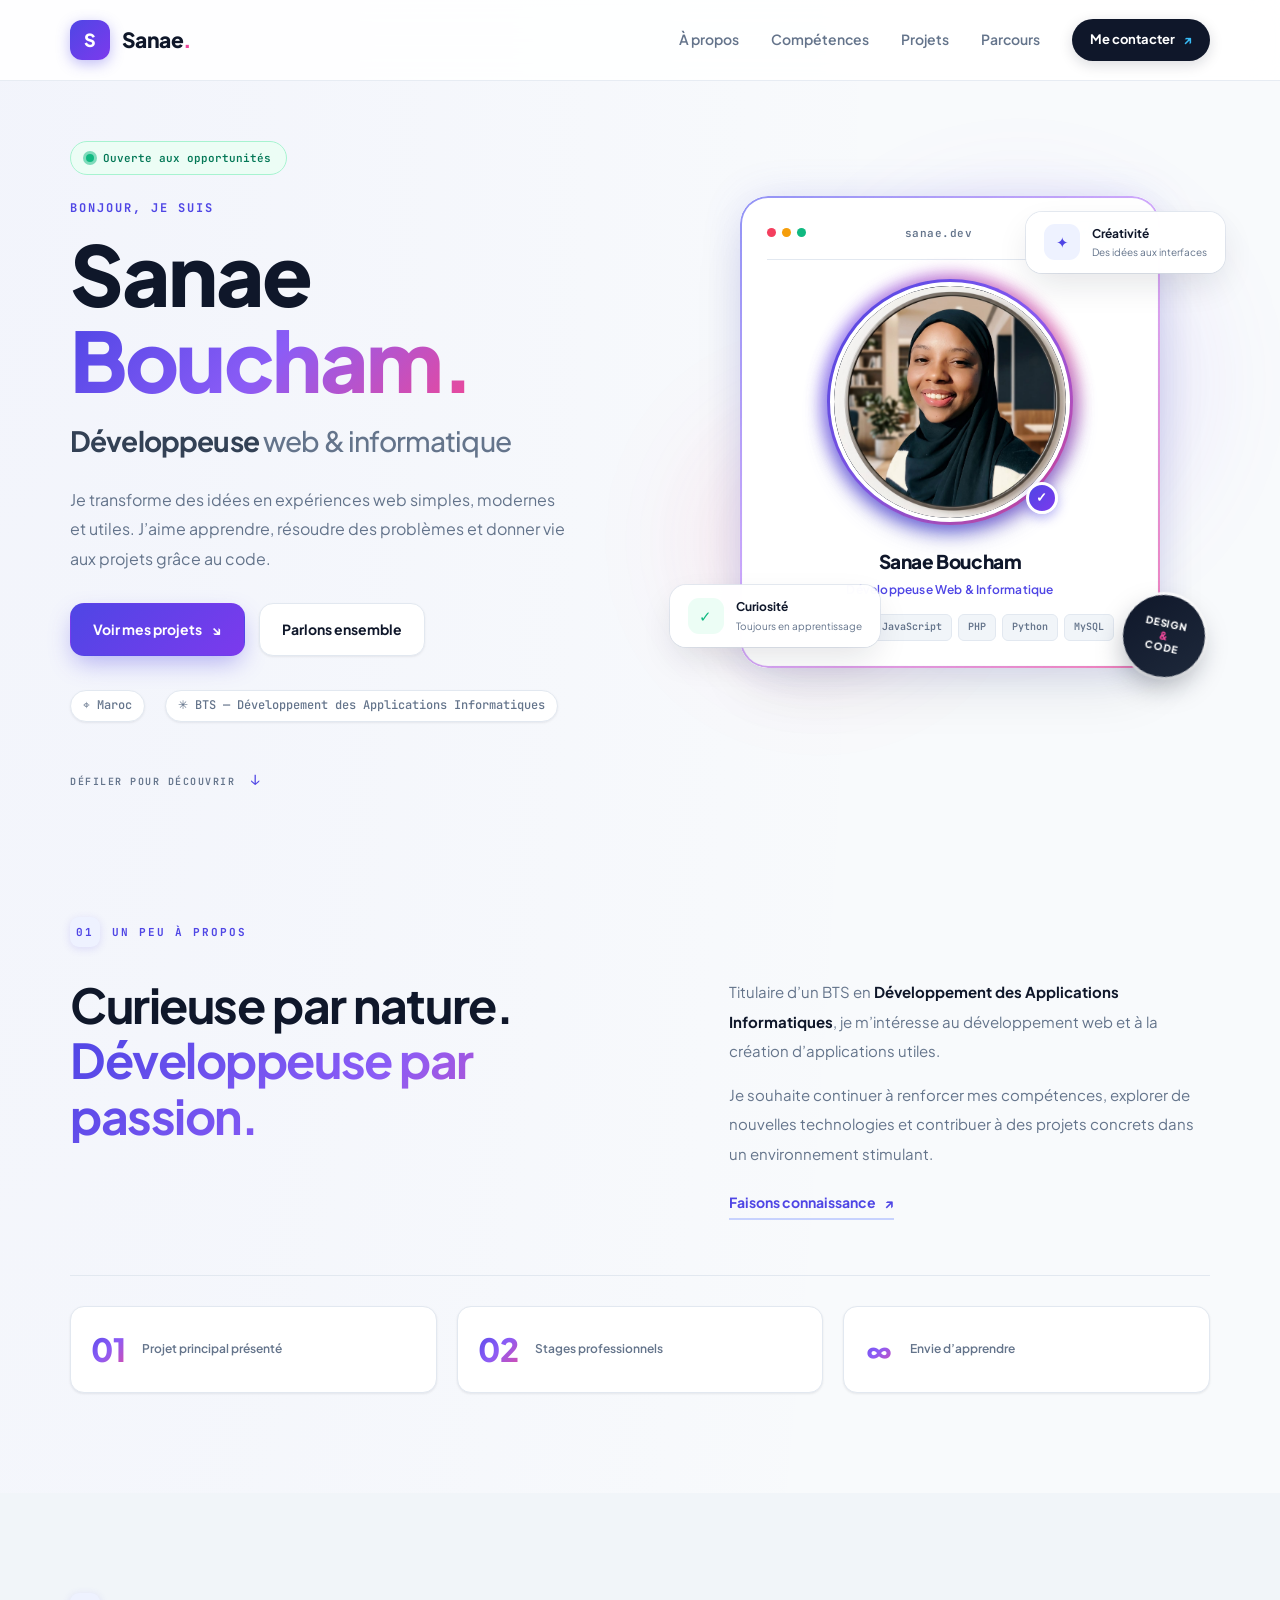
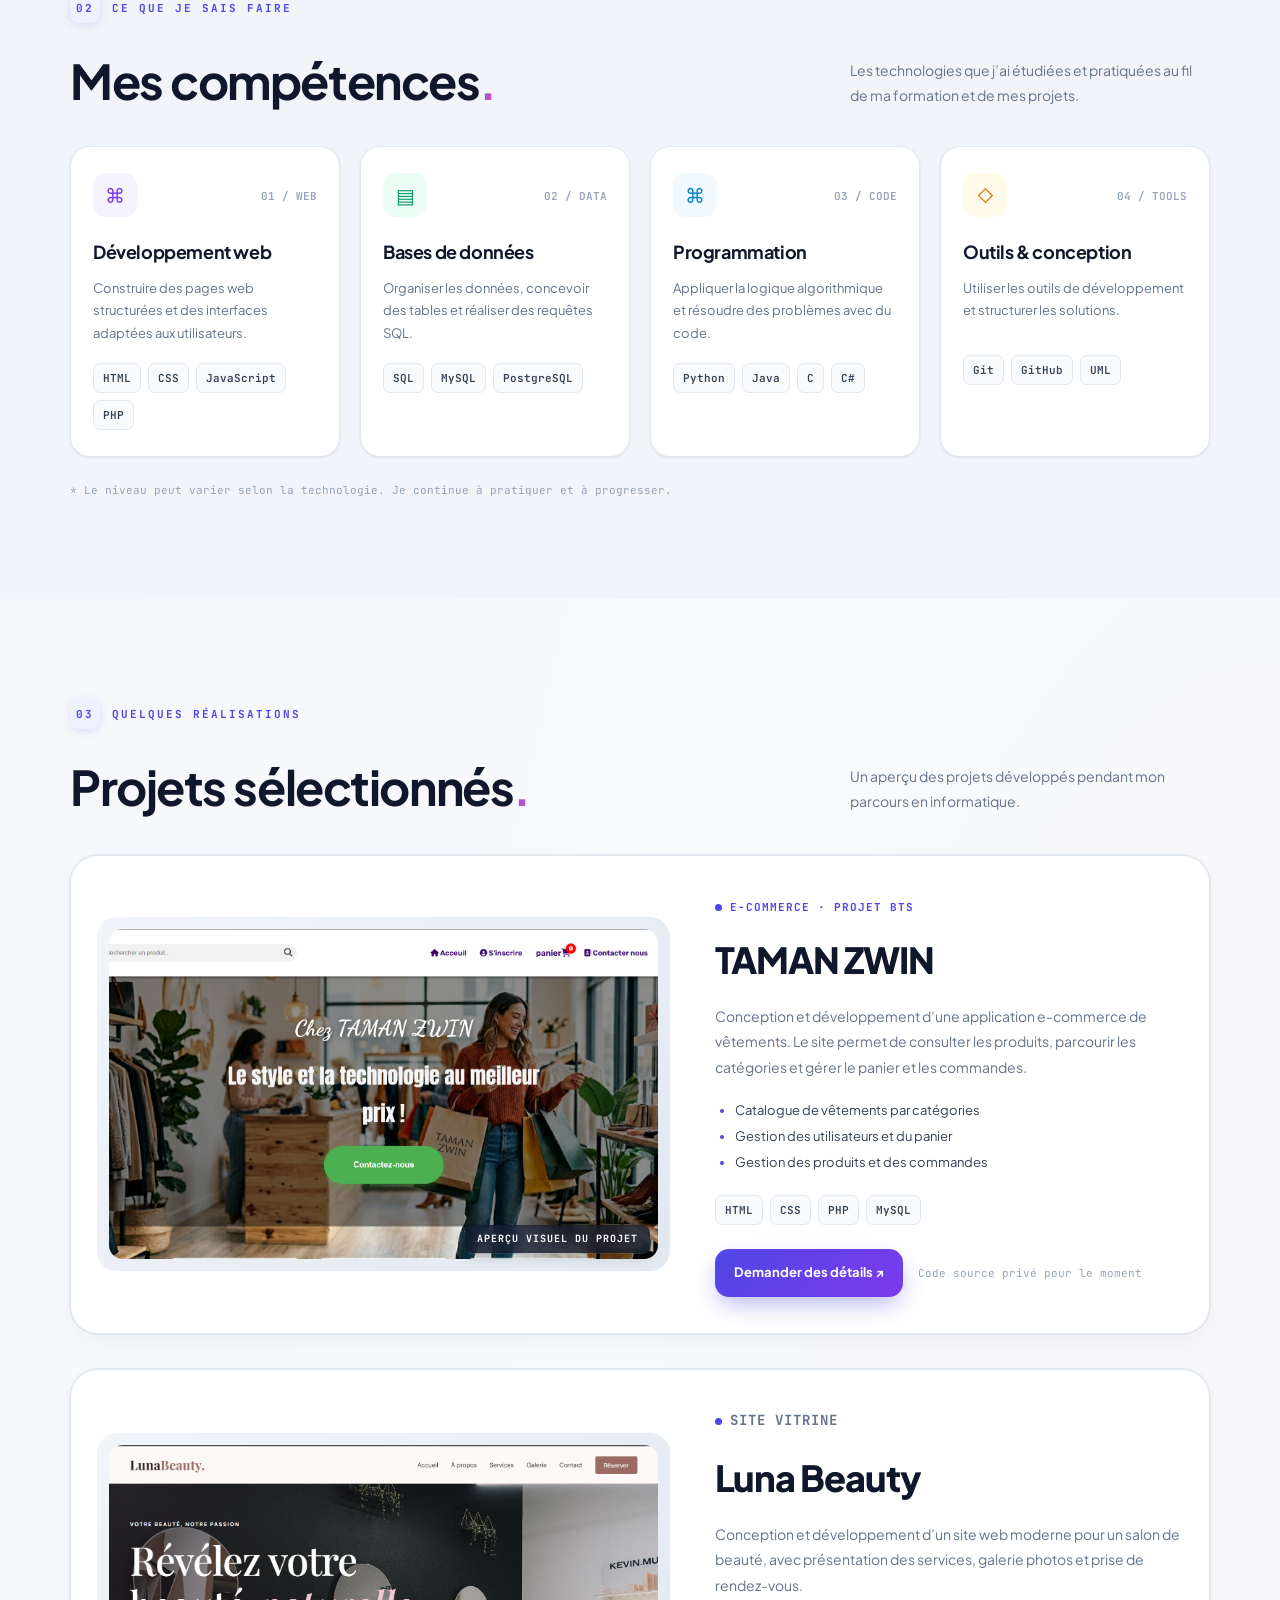
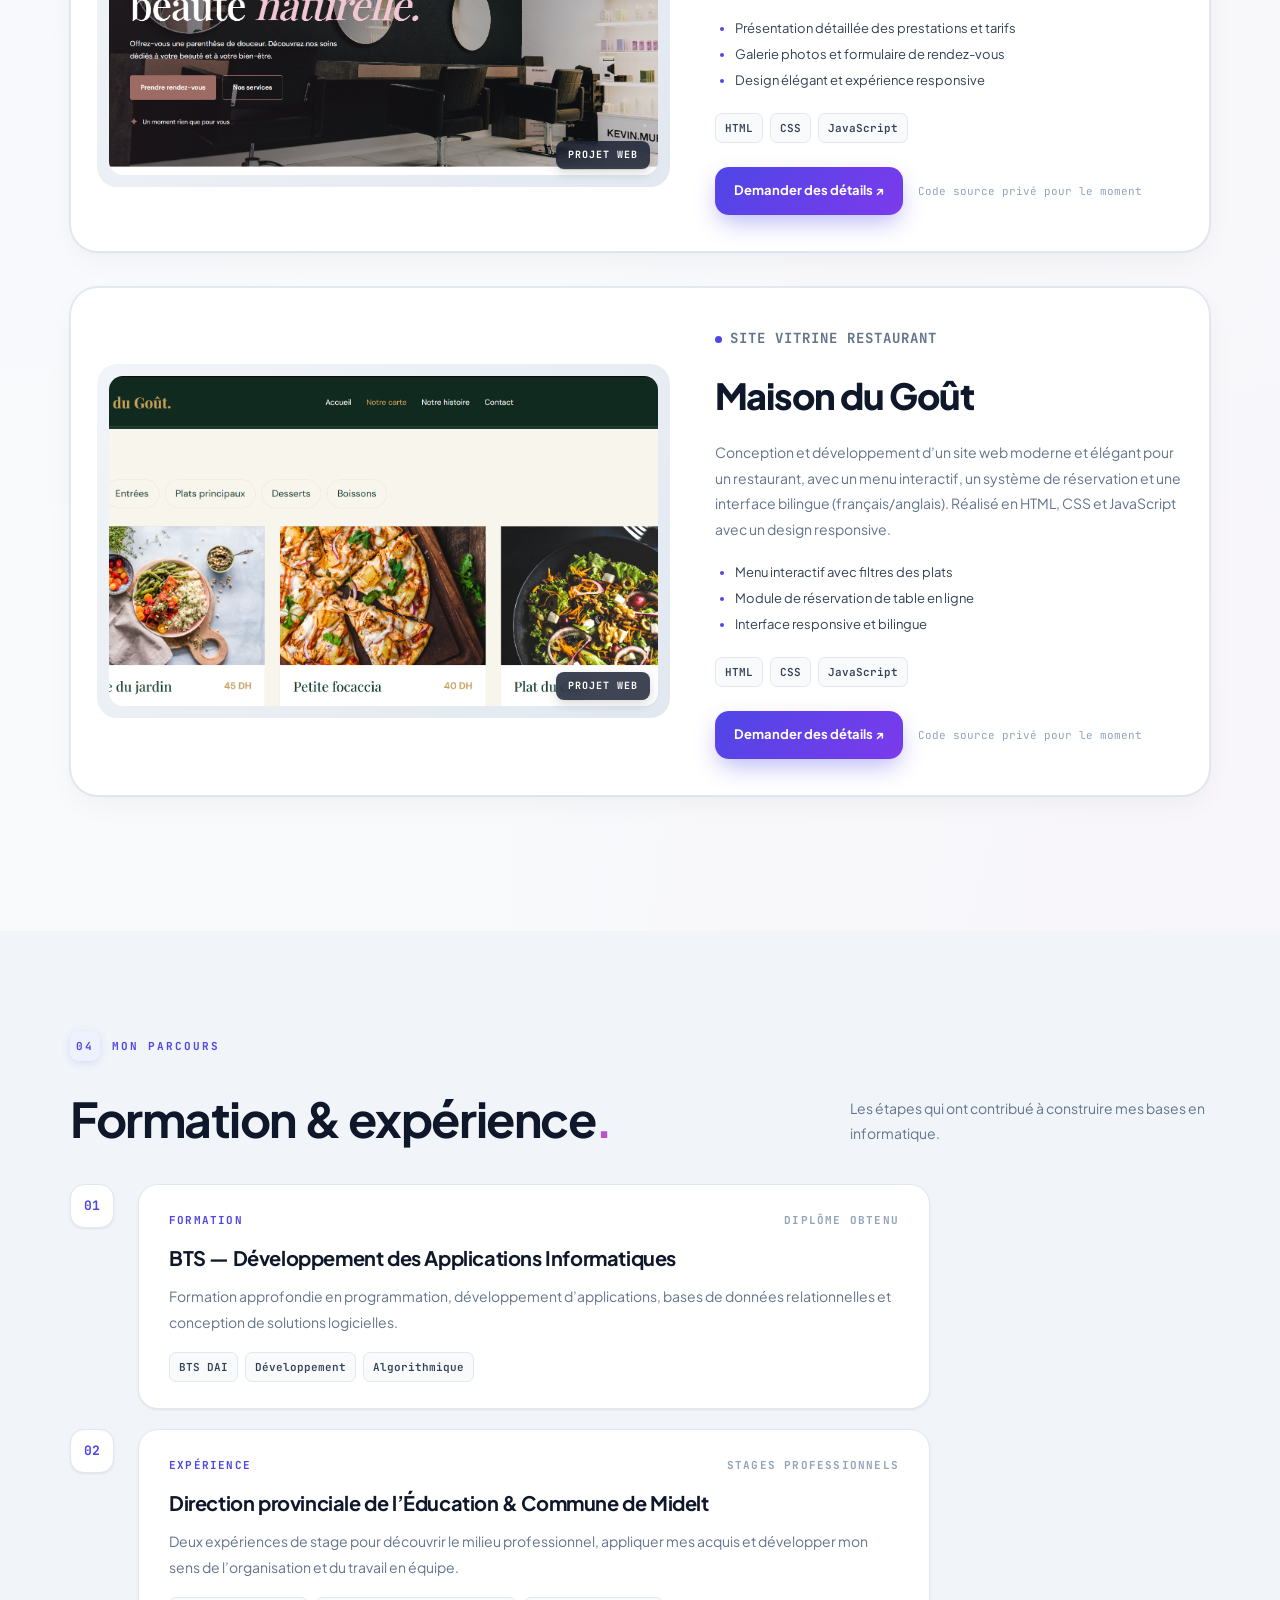
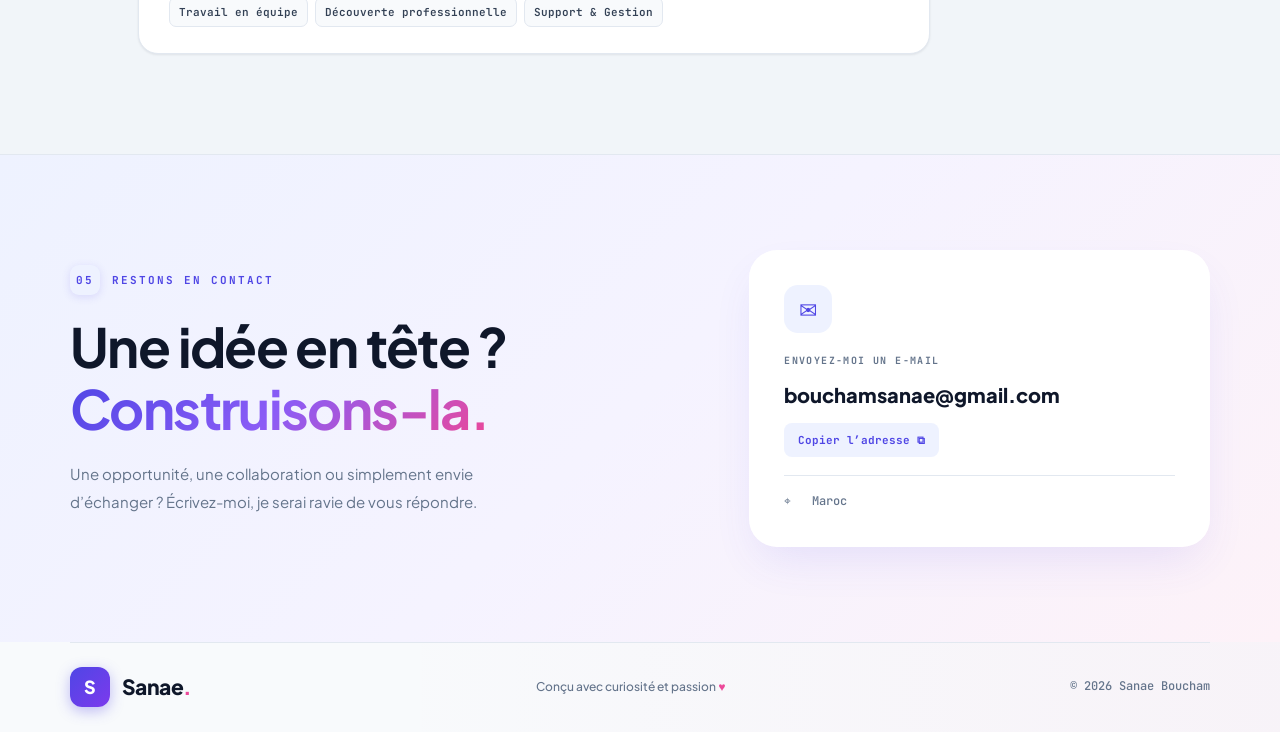
<file: index.html>
<!DOCTYPE html>
<html lang="fr">
<head>
  <meta charset="UTF-8">
  <meta name="viewport" content="width=device-width, initial-scale=1.0">
  <meta name="description" content="Portfolio de Sanae Boucham, développeuse web et informatique.">
  <meta name="theme-color" content="#f8fafc">
  <title>Sanae Boucham — Développeuse web & informatique</title>
  <link rel="preconnect" href="https://fonts.googleapis.com">
  <link rel="preconnect" href="https://fonts.gstatic.com" crossorigin>
  <link href="https://fonts.googleapis.com/css2?family=Plus+Jakarta+Sans:ital,wght@0,300;0,400;0,500;0,600;0,700;0,800;1,400&family=JetBrains+Mono:wght@400;500;600;700&display=swap" rel="stylesheet">
  <link rel="stylesheet" href="style.css">
  <script src="script.js" defer></script>
</head>
<body>
  <header class="site-header">
    <nav class="nav container" aria-label="Navigation principale">
      <a class="brand" href="#accueil"><span class="brand-mark">S</span><span>Sanae<span class="brand-dot">.</span></span></a>
      <button class="menu-toggle" aria-label="Ouvrir le menu" aria-expanded="false" aria-controls="nav-links"><span></span><span></span><span></span></button>
      <div class="nav-links" id="nav-links">
        <a href="#apropos">À propos</a><a href="#competences">Compétences</a><a href="#projets">Projets</a><a href="#parcours">Parcours</a>
        <a class="nav-contact" href="#contact">Me contacter <span>↗</span></a>
      </div>
    </nav>
  </header>

  <main>
    <section class="hero container" id="accueil">
      <div class="hero-copy">
        <div class="availability"><span class="status-dot"></span> Ouverte aux opportunités</div>
        <p class="eyebrow">BONJOUR, JE SUIS</p>
        <h1>Sanae<br><span class="accent-text">Boucham.</span></h1>
        <h2>Développeuse <span>web & informatique</span></h2>
        <p class="hero-description">Je transforme des idées en expériences web simples, modernes et utiles. J’aime apprendre, résoudre des problèmes et donner vie aux projets grâce au code.</p>
        <div class="hero-actions">
          <a class="button button-primary" href="#projets">Voir mes projets <span>↘</span></a>
          <a class="button button-light" href="#contact">Parlons ensemble</a>
        </div>
        <div class="hero-meta">
          <span>⌖ Maroc</span>
          <span>✳ BTS — Développement des Applications Informatiques</span>
        </div>
      </div>

      <div class="hero-art">
        <div class="art-blob blob-one"></div>
        <div class="art-blob blob-two"></div>
        <div class="art-blob blob-three"></div>

        <div class="profile-frame">
          <div class="frame-glass">
            <div class="frame-top">
              <div class="frame-dots">
                <span></span><span></span><span></span>
              </div>
              <div class="frame-title">sanae.dev</div>
              <span class="frame-badge">⚡ Actif</span>
            </div>

            <div class="avatar-container">
              <div class="avatar-ring-outer"></div>
              <div class="avatar-ring-inner"></div>
              <div class="avatar-wrapper">
                <img src="images/Myimage.jpeg" alt="Sanae Boucham — Développeuse web & informatique" class="profile-photo">
              </div>
              <div class="avatar-verified" title="Profil vérifié">✓</div>
            </div>

            <div class="frame-details">
              <h3 class="frame-name">Sanae Boucham</h3>
              <p class="frame-role">Développeuse Web & Informatique</p>
              <div class="frame-tags">
                <span>HTML / CSS</span>
                <span>JavaScript</span>
                <span>PHP</span>
                <span>Python</span>
                <span>MySQL</span>
              </div>
            </div>
          </div>
        </div>

        <div class="floating-card float-top">
          <span class="float-icon">✦</span>
          <span><b>Créativité</b><small>Des idées aux interfaces</small></span>
        </div>
        <div class="floating-card float-bottom">
          <span class="float-icon green">✓</span>
          <span><b>Curiosité</b><small>Toujours en apprentissage</small></span>
        </div>
        <div class="hero-sticker">
          <span>DESIGN</span>
          <small>&amp;</small>
          <span>CODE</span>
        </div>
      </div>

      <a class="scroll-hint" href="#apropos">DÉFILER POUR DÉCOUVRIR <span>↓</span></a>
    </section>

    <section class="section container" id="apropos">
      <div class="section-kicker"><span>01</span> UN PEU À PROPOS</div>
      <div class="about-grid">
        <div>
          <h2 class="section-title">Curieuse par nature.<br><span class="accent-text">Développeuse par passion.</span></h2>
        </div>
        <div class="about-text">
          <p>Titulaire d’un BTS en <strong>Développement des Applications Informatiques</strong>, je m’intéresse au développement web et à la création d’applications utiles.</p>
          <p>Je souhaite continuer à renforcer mes compétences, explorer de nouvelles technologies et contribuer à des projets concrets dans un environnement stimulant.</p>
          <a class="text-link" href="#contact">Faisons connaissance <span>↗</span></a>
        </div>
      </div>
      <div class="stats-row">
        <div><strong>01</strong><span>Projet principal présenté</span></div>
        <div><strong>02</strong><span>Stages professionnels</span></div>
        <div><strong>∞</strong><span>Envie d’apprendre</span></div>
      </div>
    </section>

    <section class="skills-section" id="competences">
      <div class="container section">
        <div class="section-kicker"><span>02</span> CE QUE JE SAIS FAIRE</div>
        <div class="section-heading">
          <h2 class="section-title">Mes compétences<span class="accent-text">.</span></h2>
          <p>Les technologies que j’ai étudiées et pratiquées au fil de ma formation et de mes projets.</p>
        </div>
        <div class="skills-grid">
          <article class="skill-card skill-pink">
            <div class="skill-icon">⌘</div>
            <span class="skill-index">01 / WEB</span>
            <h3>Développement web</h3>
            <p>Construire des pages web structurées et des interfaces adaptées aux utilisateurs.</p>
            <div class="chips">
              <span>HTML</span>
              <span>CSS</span>
              <span>JavaScript</span>
              <span>PHP</span>
            </div>
          </article>
          <article class="skill-card skill-yellow">
            <div class="skill-icon">▤</div>
            <span class="skill-index">02 / DATA</span>
            <h3>Bases de données</h3>
            <p>Organiser les données, concevoir des tables et réaliser des requêtes SQL.</p>
            <div class="chips">
              <span>SQL</span>
              <span>MySQL</span>
              <span>PostgreSQL</span>
            </div>
          </article>
          <article class="skill-card skill-blue">
            <div class="skill-icon">⌘</div>
            <span class="skill-index">03 / CODE</span>
            <h3>Programmation</h3>
            <p>Appliquer la logique algorithmique et résoudre des problèmes avec du code.</p>
            <div class="chips">
              <span>Python</span>
              <span>Java</span>
              <span>C</span>
              <span>C#</span>
            </div>
          </article>
          <article class="skill-card skill-green">
            <div class="skill-icon">◇</div>
            <span class="skill-index">04 / TOOLS</span>
            <h3>Outils & conception</h3>
            <p>Utiliser les outils de développement et structurer les solutions.</p>
            <div class="chips">
              <span>Git</span>
              <span>GitHub</span>
              <span>UML</span>
            </div>
          </article>
        </div>
        <p class="skill-note">* Le niveau peut varier selon la technologie. Je continue à pratiquer et à progresser.</p>
      </div>
    </section>

    <section class="section container" id="projets">
      <div class="section-kicker"><span>03</span> QUELQUES RÉALISATIONS</div>
      <div class="section-heading project-heading">
        <h2 class="section-title">Projets sélectionnés<span class="accent-text">.</span></h2>
        <p>Un aperçu des projets développés pendant mon parcours en informatique.</p>
      </div>

      <article class="project-card">
        <div class="project-visual">
          <img class="website-photo" src="images/image.png" alt="Aperçu du projet TAMAN ZWIN">
          <span class="preview-caption">APERÇU VISUEL DU PROJET</span>
        </div>
        <div class="project-info">
          <span class="project-type"><i></i> E-COMMERCE · PROJET BTS</span>
          <h3>TAMAN ZWIN</h3>
          <p>Conception et développement d’une application e-commerce de vêtements. Le site permet de consulter les produits, parcourir les catégories et gérer le panier et les commandes.</p>
          <ul>
            <li>Catalogue de vêtements par catégories</li>
            <li>Gestion des utilisateurs et du panier</li>
            <li>Gestion des produits et des commandes</li>
          </ul>
          <div class="chips project-chips">
            <span>HTML</span>
            <span>CSS</span>
            <span>PHP</span>
            <span>MySQL</span>
          </div>
          <div class="project-actions">
            <a class="button button-primary" href="projet-taman-zwin.html">Demander des détails ↗</a>
            <span class="private-note">Code source privé pour le moment</span>
          </div>
        </div>
      </article>

      <article class="project-card">
        <div class="project-preview">
          <img class="website-photo" src="images/imglunabeauty.png" alt="Aperçu du site Luna Beauty">
          <div class="preview-label">PROJET WEB</div>
        </div>
        <div class="project-info">
          <p class="project-type"><i></i> SITE VITRINE</p>
          <h3>Luna Beauty</h3>
          <p>Conception et développement d’un site web moderne pour un salon de beauté, avec présentation des services, galerie photos et prise de rendez-vous.</p>
          <ul>
            <li>Présentation détaillée des prestations et tarifs</li>
            <li>Galerie photos et formulaire de rendez-vous</li>
            <li>Design élégant et expérience responsive</li>
          </ul>
          <div class="chips project-chips">
            <span>HTML</span>
            <span>CSS</span>
            <span>JavaScript</span>
          </div>
          <div class="project-actions">
            <a class="button button-primary" href="projet-luna-beauty.html">Demander des détails ↗</a>
            <span class="private-note">Code source privé pour le moment</span>
          </div>
        </div>
      </article>

      <article class="project-card">
        <div class="project-preview">
          <img class="website-photo" src="images/pgacceuilrest.png" alt="Aperçu du site Maison du Goût">
          <div class="preview-label">PROJET WEB</div>
        </div>
        <div class="project-info">
          <p class="project-type"><i></i> SITE VITRINE RESTAURANT</p>
          <h3>Maison du Goût</h3>
          <p>Conception et développement d’un site web moderne et élégant pour un restaurant, avec un menu interactif, un système de réservation et une interface bilingue (français/anglais). Réalisé en HTML, CSS et JavaScript avec un design responsive.</p>
          <ul>
            <li>Menu interactif avec filtres des plats</li>
            <li>Module de réservation de table en ligne</li>
            <li>Interface responsive et bilingue</li>
          </ul>
          <div class="chips project-chips">
            <span>HTML</span>
            <span>CSS</span>
            <span>JavaScript</span>
          </div>
          <div class="project-actions">
            <a class="button button-primary" href="projet-maison-du-gout.html">Demander des détails ↗</a>
            <span class="private-note">Code source privé pour le moment</span>
          </div>
        </div>
      </article>
    </section>

    <section class="journey-section" id="parcours">
      <div class="container section">
        <div class="section-kicker"><span>04</span> MON PARCOURS</div>
        <div class="section-heading">
          <h2 class="section-title">Formation & expérience<span class="accent-text">.</span></h2>
          <p>Les étapes qui ont contribué à construire mes bases en informatique.</p>
        </div>
        <div class="timeline">
          <article class="timeline-item">
            <div class="timeline-number">01</div>
            <div class="timeline-content">
              <div class="timeline-meta"><span>FORMATION</span><span>DIPLÔME OBTENU</span></div>
              <h3>BTS — Développement des Applications Informatiques</h3>
              <p>Formation approfondie en programmation, développement d’applications, bases de données relationnelles et conception de solutions logicielles.</p>
              <div class="chips"><span>BTS DAI</span><span>Développement</span><span>Algorithmique</span></div>
            </div>
          </article>
          <article class="timeline-item">
            <div class="timeline-number">02</div>
            <div class="timeline-content">
              <div class="timeline-meta"><span>EXPÉRIENCE</span><span>STAGES PROFESSIONNELS</span></div>
              <h3>Direction provinciale de l’Éducation & Commune de Midelt</h3>
              <p>Deux expériences de stage pour découvrir le milieu professionnel, appliquer mes acquis et développer mon sens de l’organisation et du travail en équipe.</p>
              <div class="chips"><span>Travail en équipe</span><span>Découverte professionnelle</span><span>Support & Gestion</span></div>
            </div>
          </article>
        </div>
      </div>
    </section>

    <section class="contact-section" id="contact">
      <div class="container contact-inner">
        <div>
          <div class="section-kicker"><span>05</span> RESTONS EN CONTACT</div>
          <h2 class="section-title">Une idée en tête ?<br><span class="accent-text">Construisons-la.</span></h2>
          <p class="contact-description">Une opportunité, une collaboration ou simplement envie d’échanger ? Écrivez-moi, je serai ravie de vous répondre.</p>
        </div>
        <div class="contact-card">
          <div class="contact-icon">✉</div>
          <span class="contact-label">ENVOYEZ-MOI UN E-MAIL</span>
          <a class="email-link" href="mailto:bouchamsanae@gmail.com">bouchamsanae@gmail.com</a>
          <button class="copy-email" type="button" data-email="bouchamsanae@gmail.com">Copier l’adresse <span>⧉</span></button>
          <div class="contact-location">⌖ &nbsp; Maroc</div>
        </div>
      </div>
    </section>
  </main>

  <footer class="footer container">
    <a class="brand" href="#accueil"><span class="brand-mark">S</span><span>Sanae<span class="brand-dot">.</span></span></a>
    <p>Conçu avec curiosité et passion <span>♥</span></p>
    <span>© <span id="year"></span> Sanae Boucham</span>
  </footer>

  <div class="toast" role="status" aria-live="polite"></div>
</body>
</html>
</file>
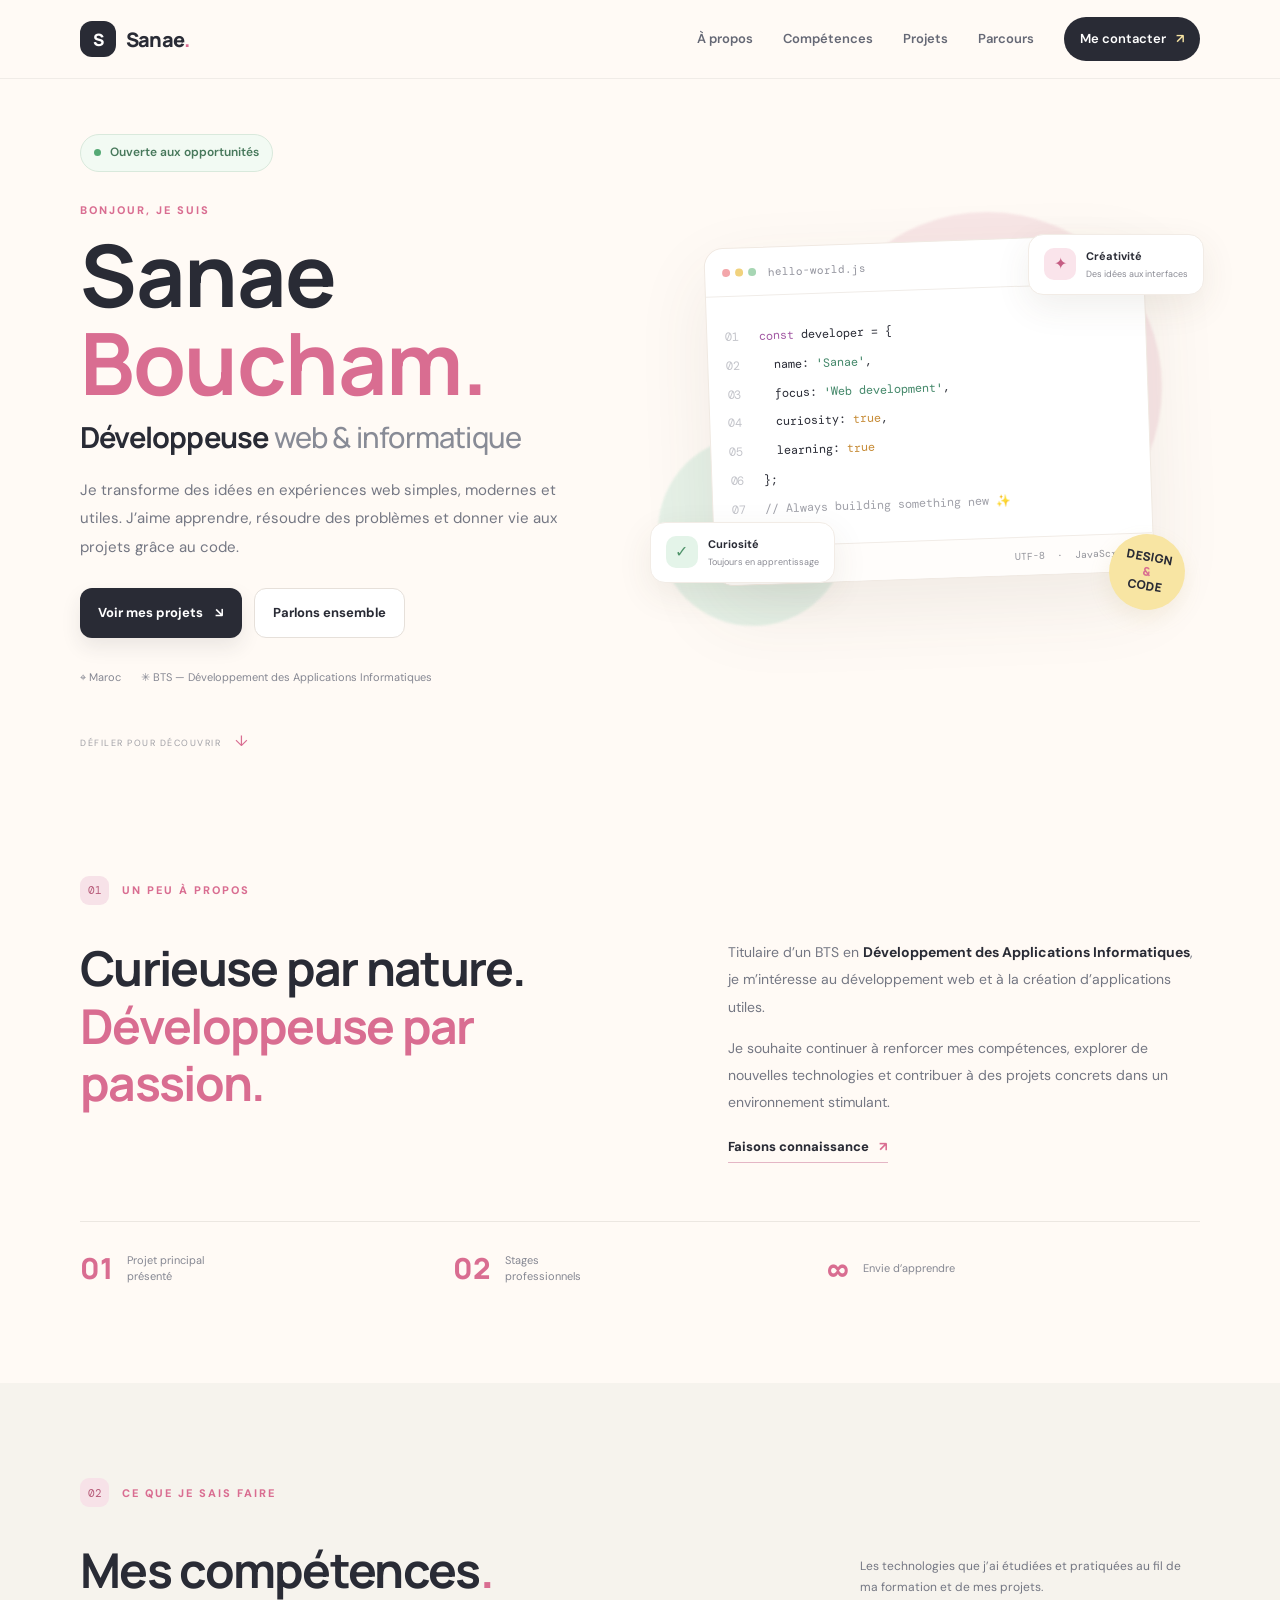
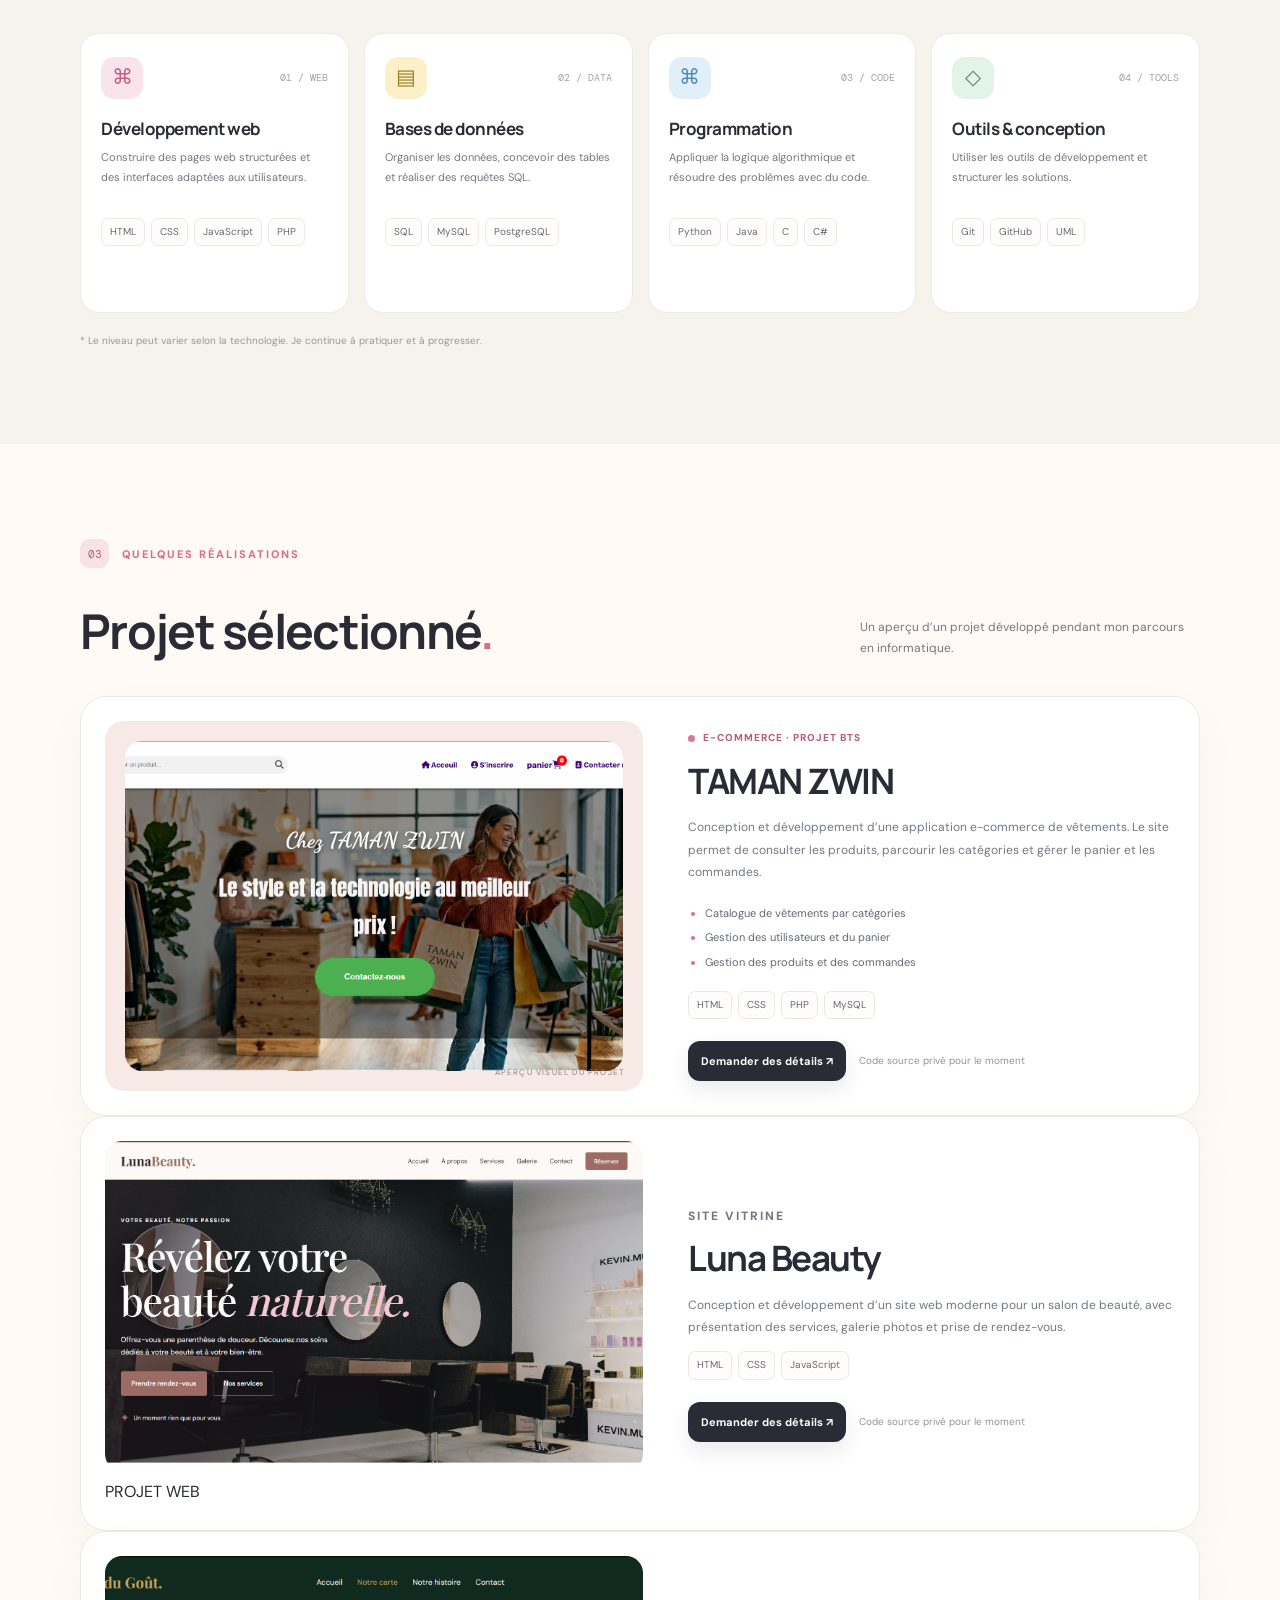
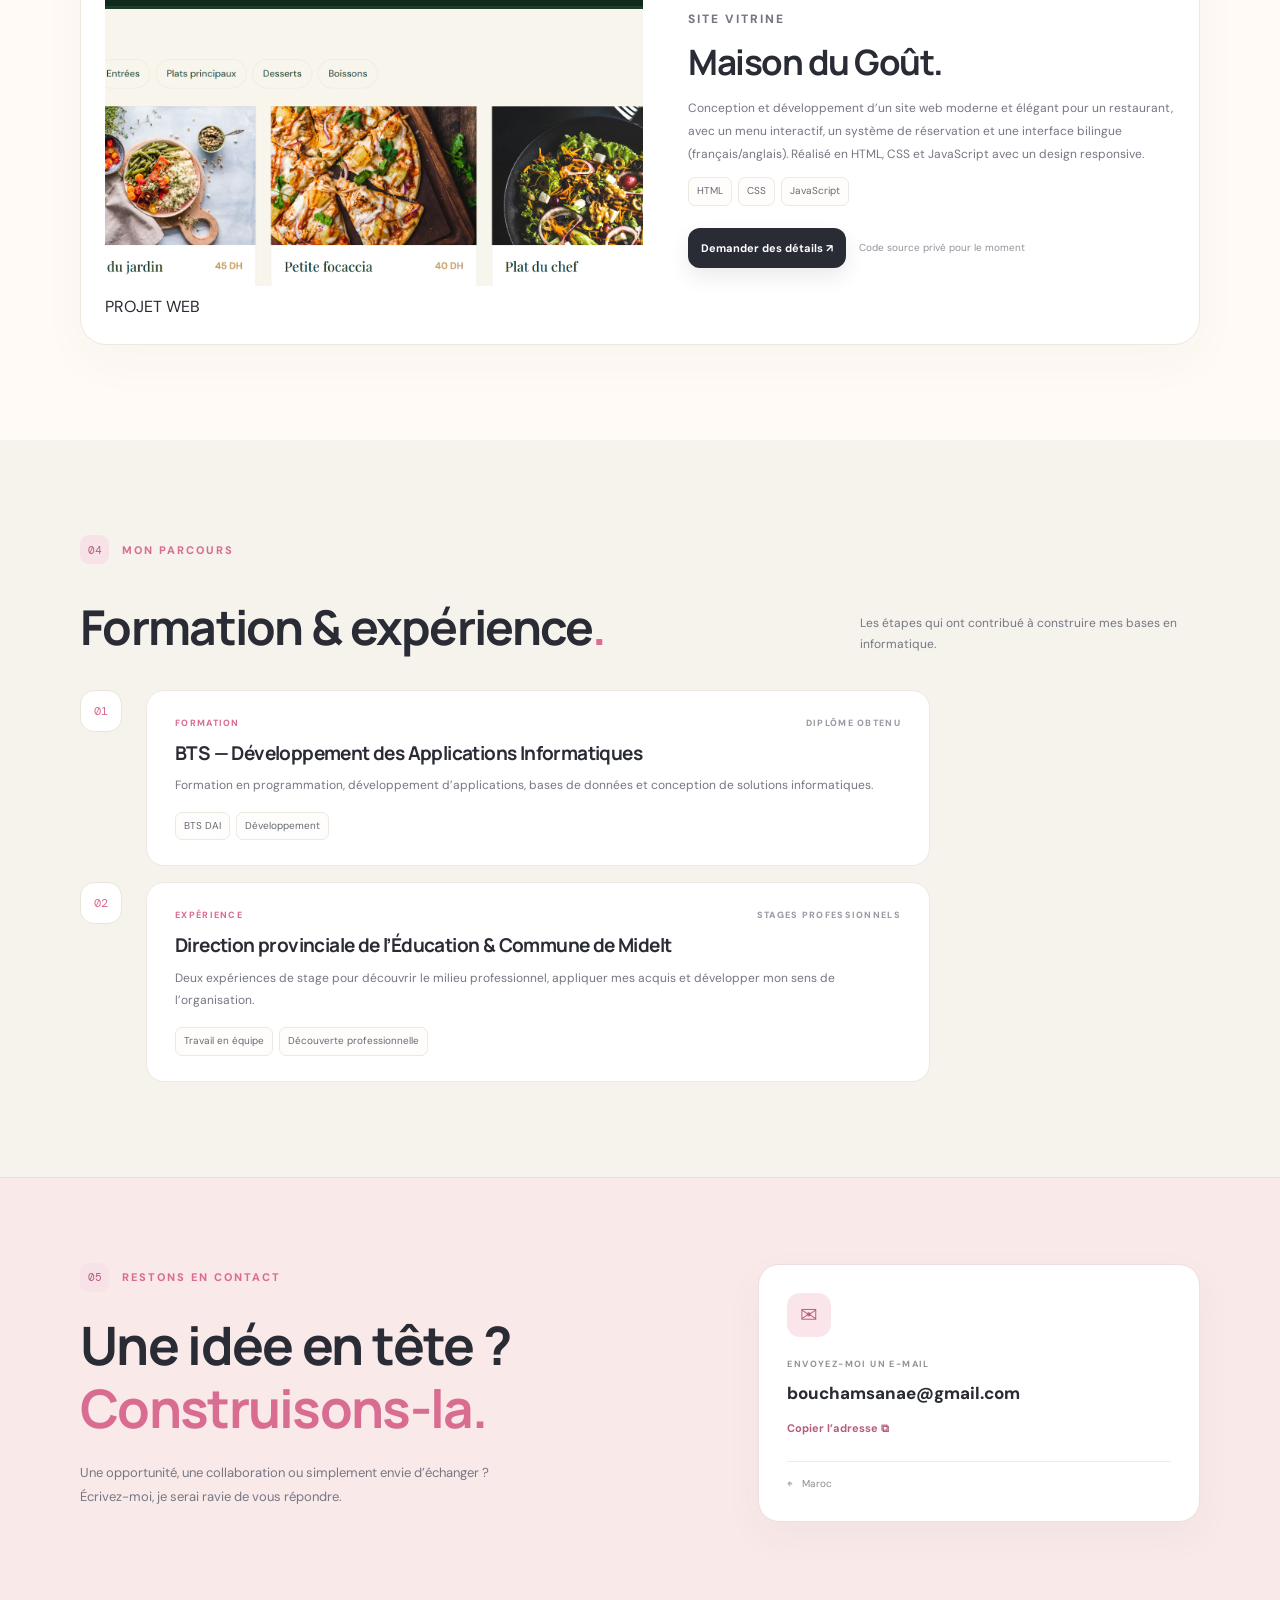
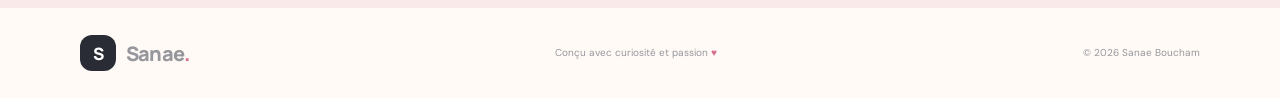
<file: portfolio_sanae/index.html>
<!DOCTYPE html>
<html lang="fr">
<head>
  <meta charset="UTF-8">
  <meta name="viewport" content="width=device-width, initial-scale=1.0">
  <meta name="description" content="Portfolio de Sanae Boucham, développeuse informatique.">
  <meta name="theme-color" content="#fffaf5">
  <title>Sanae Boucham — Développeuse web</title>
  <link rel="preconnect" href="https://fonts.googleapis.com">
  <link rel="preconnect" href="https://fonts.gstatic.com" crossorigin>
  <link href="https://fonts.googleapis.com/css2?family=DM+Sans:wght@400;500;600;700&family=Manrope:wght@400;500;600;700;800&display=swap" rel="stylesheet">
  <link rel="stylesheet" href="style.css">
  <script src="script.js" defer></script>
</head>
<body>
  <header class="site-header">
    <nav class="nav container" aria-label="Navigation principale">
      <a class="brand" href="#accueil"><span class="brand-mark">S</span><span>Sanae<span class="brand-dot">.</span></span></a>
      <button class="menu-toggle" aria-label="Ouvrir le menu" aria-expanded="false" aria-controls="nav-links"><span></span><span></span><span></span></button>
      <div class="nav-links" id="nav-links">
        <a href="#apropos">À propos</a><a href="#competences">Compétences</a><a href="#projets">Projets</a><a href="#parcours">Parcours</a>
        <a class="nav-contact" href="#contact">Me contacter <span>↗</span></a>
      </div>
    </nav>
  </header>

  <main>
    <section class="hero container" id="accueil">
      <div class="hero-copy">
        <div class="availability"><span class="status-dot"></span> Ouverte aux opportunités</div>
        <p class="eyebrow">BONJOUR, JE SUIS</p>
        <h1>Sanae<br><span class="accent-text">Boucham.</span></h1>
        <h2>Développeuse <span>web & informatique</span></h2>
        <p class="hero-description">Je transforme des idées en expériences web simples, modernes et utiles. J’aime apprendre, résoudre des problèmes et donner vie aux projets grâce au code.</p>
        <div class="hero-actions"><a class="button button-primary" href="#projets">Voir mes projets <span>↘</span></a><a class="button button-light" href="#contact">Parlons ensemble</a></div>
        <div class="hero-meta"><span>⌖ Maroc</span><span>✳ BTS — Développement des Applications Informatiques</span></div>
      </div>
      <div class="hero-art">
        <div class="art-blob blob-one"></div><div class="art-blob blob-two"></div>
        <div class="code-window">
          <div class="window-top"><div class="window-dots"><i></i><i></i><i></i></div><span>hello-world.js</span><span class="window-mark">✳</span></div>
          <div class="code-lines">
            <p><span class="line-no">01</span><span class="code-purple">const</span> developer = {</p>
            <p><span class="line-no">02</span>&nbsp;&nbsp;name: <span class="code-green">'Sanae'</span>,</p>
            <p><span class="line-no">03</span>&nbsp;&nbsp;focus: <span class="code-green">'Web development'</span>,</p>
            <p><span class="line-no">04</span>&nbsp;&nbsp;curiosity: <span class="code-orange">true</span>,</p>
            <p><span class="line-no">05</span>&nbsp;&nbsp;learning: <span class="code-orange">true</span></p>
            <p><span class="line-no">06</span>};</p>
            <p class="code-comment"><span class="line-no">07</span>// Always building something new ✨</p>
          </div>
          <div class="window-footer"><span><i></i> Prête à créer</span><span>UTF-8&nbsp; · &nbsp;JavaScript</span></div>
        </div>
        <div class="floating-card float-top"><span class="float-icon">✦</span><span><b>Créativité</b><small>Des idées aux interfaces</small></span></div>
        <div class="floating-card float-bottom"><span class="float-icon green">✓</span><span><b>Curiosité</b><small>Toujours en apprentissage</small></span></div>
        <div class="hero-sticker">DESIGN<br><span>&</span> CODE</div>
      </div>
      <a class="scroll-hint" href="#apropos">DÉFILER POUR DÉCOUVRIR <span>↓</span></a>
    </section>

    <section class="section container" id="apropos">
      <div class="section-kicker"><span>01</span> UN PEU À PROPOS</div>
      <div class="about-grid">
        <div><h2 class="section-title">Curieuse par nature.<br><span class="accent-text">Développeuse par passion.</span></h2></div>
        <div class="about-text"><p>Titulaire d’un BTS en <strong>Développement des Applications Informatiques</strong>, je m’intéresse au développement web et à la création d’applications utiles.</p><p>Je souhaite continuer à renforcer mes compétences, explorer de nouvelles technologies et contribuer à des projets concrets dans un environnement stimulant.</p><a class="text-link" href="#contact">Faisons connaissance <span>↗</span></a></div>
      </div>
      <div class="stats-row"><div><strong>01</strong><span>Projet principal présenté</span></div><div><strong>02</strong><span>Stages professionnels</span></div><div><strong>∞</strong><span>Envie d’apprendre</span></div></div>
    </section>

    <section class="skills-section" id="competences">
      <div class="container section">
        <div class="section-kicker"><span>02</span> CE QUE JE SAIS FAIRE</div>
        <div class="section-heading"><h2 class="section-title">Mes compétences<span class="accent-text">.</span></h2><p>Les technologies que j’ai étudiées et pratiquées au fil de ma formation et de mes projets.</p></div>
        <div class="skills-grid">
          <article class="skill-card skill-pink"><div class="skill-icon">⌘</div><span class="skill-index">01 / WEB</span><h3>Développement web</h3><p>Construire des pages web structurées et des interfaces adaptées aux utilisateurs.</p><div class="chips"><span>HTML</span><span>CSS</span><span>JavaScript</span><span>PHP</span></div></article>
          <article class="skill-card skill-yellow"><div class="skill-icon">▤</div><span class="skill-index">02 / DATA</span><h3>Bases de données</h3><p>Organiser les données, concevoir des tables et réaliser des requêtes SQL.</p><div class="chips"><span>SQL</span><span>MySQL</span><span>PostgreSQL</span></div></article>
          <article class="skill-card skill-blue"><div class="skill-icon">⌘</div><span class="skill-index">03 / CODE</span><h3>Programmation</h3><p>Appliquer la logique algorithmique et résoudre des problèmes avec du code.</p><div class="chips"><span>Python</span><span>Java</span><span>C</span><span>C#</span></div></article>
          <article class="skill-card skill-green"><div class="skill-icon">◇</div><span class="skill-index">04 / TOOLS</span><h3>Outils & conception</h3><p>Utiliser les outils de développement et structurer les solutions.</p><div class="chips"><span>Git</span><span>GitHub</span><span>UML</span></div></article>
        </div>
        <p class="skill-note">* Le niveau peut varier selon la technologie. Je continue à pratiquer et à progresser.</p>
      </div>
    </section>

    <section class="section container" id="projets">
      <div class="section-kicker"><span>03</span> QUELQUES RÉALISATIONS</div>
      <div class="section-heading project-heading"><h2 class="section-title">Projet sélectionné<span class="accent-text">.</span></h2><p>Un aperçu d’un projet développé pendant mon parcours en informatique.</p></div>
      <article class="project-card">
        <div class="project-visual">
         
          
          <img
          class="website-photo"
          src="images/image.png"
          alt="Aperçu du projet TAMAN ZWIN"
        />
       
          <span class="preview-caption">APERÇU VISUEL DU PROJET</span>
        </div>
        <div class="project-info"><span class="project-type"><i></i> E-COMMERCE · PROJET BTS</span><h3>TAMAN ZWIN</h3><p>Conception et développement d’une application e-commerce de vêtements. Le site permet de consulter les produits, parcourir les catégories et gérer le panier et les commandes.</p>
          <ul><li>Catalogue de vêtements par catégories</li><li>Gestion des utilisateurs et du panier</li><li>Gestion des produits et des commandes</li></ul>
          <div class="chips project-chips"><span>HTML</span><span>CSS</span><span>PHP</span><span>MySQL</span></div>
          <div class="project-actions"><a class="button button-primary" href="projet-taman-zwin.html">Demander des détails ↗</a><span class="private-note">Code source privé pour le moment</span></div>
        </div>
      </article>
      
<article class="project-card">
  <div class="project-preview">
    <img
      class="website-photo"
      src="images/imglunabeauty.png"
      alt="Aperçu du site Luna Beauty"
    />
    <div class="preview-label">PROJET WEB</div>
  </div>

  <div class="project-info">
    <p class="eyebrow">SITE VITRINE</p>
    <h3>Luna Beauty</h3>

    <p>
      Conception et développement d’un site web
      moderne pour un salon de beauté, avec
      présentation des services, galerie photos
      et prise de rendez-vous.
    </p>

    <div class="chips project-chips">
      <span>HTML</span>
      <span>CSS</span>
      <span>JavaScript</span>
    </div>
          <div class="project-actions"><a class="button button-primary" href="projet-luna-beauty.html">Demander des détails ↗</a><span class="private-note">Code source privé pour le moment</span></div>

  
  </div>
  
</article>
<article class="project-card">
  <div class="project-preview">
    <img
      class="website-photo"
      src="images/pgacceuilrest.png"
      alt="Aperçu du site Luna Beauty"
    />
    <div class="preview-label">PROJET WEB</div>
  </div>

  <div class="project-info">
    <p class="eyebrow">SITE VITRINE</p>
    <h3>Maison du Goût.</h3>

    <p>
    Conception et développement d’un site web moderne et élégant pour un restaurant, avec un menu interactif, un système de réservation et une interface bilingue (français/anglais). Réalisé en HTML, CSS et JavaScript avec un design responsive.
    </p>

    <div class="chips project-chips">
      <span>HTML</span>
      <span>CSS</span>
      <span>JavaScript</span>
    </div>
          <div class="project-actions"><a class="button button-primary" href="projet-maison-du-gout.html">Demander des détails ↗</a><span class="private-note">Code source privé pour le moment</span></div>

  
  </div>




    </section>


    <section class="journey-section" id="parcours"><div class="container section">
      <div class="section-kicker"><span>04</span> MON PARCOURS</div><div class="section-heading"><h2 class="section-title">Formation & expérience<span class="accent-text">.</span></h2><p>Les étapes qui ont contribué à construire mes bases en informatique.</p></div>
      <div class="timeline">
        <article class="timeline-item"><div class="timeline-number">01</div><div class="timeline-content"><div class="timeline-meta"><span>FORMATION</span><span>DIPLÔME OBTENU</span></div><h3>BTS — Développement des Applications Informatiques</h3><p>Formation en programmation, développement d’applications, bases de données et conception de solutions informatiques.</p><div class="chips"><span>BTS DAI</span><span>Développement</span></div></div></article>
        <article class="timeline-item"><div class="timeline-number">02</div><div class="timeline-content"><div class="timeline-meta"><span>EXPÉRIENCE</span><span>STAGES PROFESSIONNELS</span></div><h3>Direction provinciale de l’Éducation & Commune de Midelt</h3><p>Deux expériences de stage pour découvrir le milieu professionnel, appliquer mes acquis et développer mon sens de l’organisation.</p><div class="chips"><span>Travail en équipe</span><span>Découverte professionnelle</span></div></div></article>
      </div>
    </div></section>

    <section class="contact-section" id="contact"><div class="container contact-inner">
      <div><div class="section-kicker"><span>05</span> RESTONS EN CONTACT</div><h2 class="section-title">Une idée en tête ?<br><span class="accent-text">Construisons-la.</span></h2><p class="contact-description">Une opportunité, une collaboration ou simplement envie d’échanger ? Écrivez-moi, je serai ravie de vous répondre.</p></div>
      <div class="contact-card"><div class="contact-icon">✉</div><span class="contact-label">ENVOYEZ-MOI UN E-MAIL</span><a class="email-link" href="mailto:bouchamsanae@gmail.com">bouchamsanae@gmail.com</a><button class="copy-email" type="button" data-email="bouchamsanae@gmail.com">Copier l’adresse <span>⧉</span></button><div class="contact-location">⌖ &nbsp; Maroc</div></div>
    </div></section>
  </main>
  <footer class="footer container"><a class="brand" href="#accueil"><span class="brand-mark">S</span><span>Sanae<span class="brand-dot">.</span></span></a><p>Conçu avec curiosité et passion <span>♥</span></p><span>© <span id="year"></span> Sanae Boucham</span></footer>
  <div class="toast" role="status" aria-live="polite"></div>
</body>
</html>
</file>
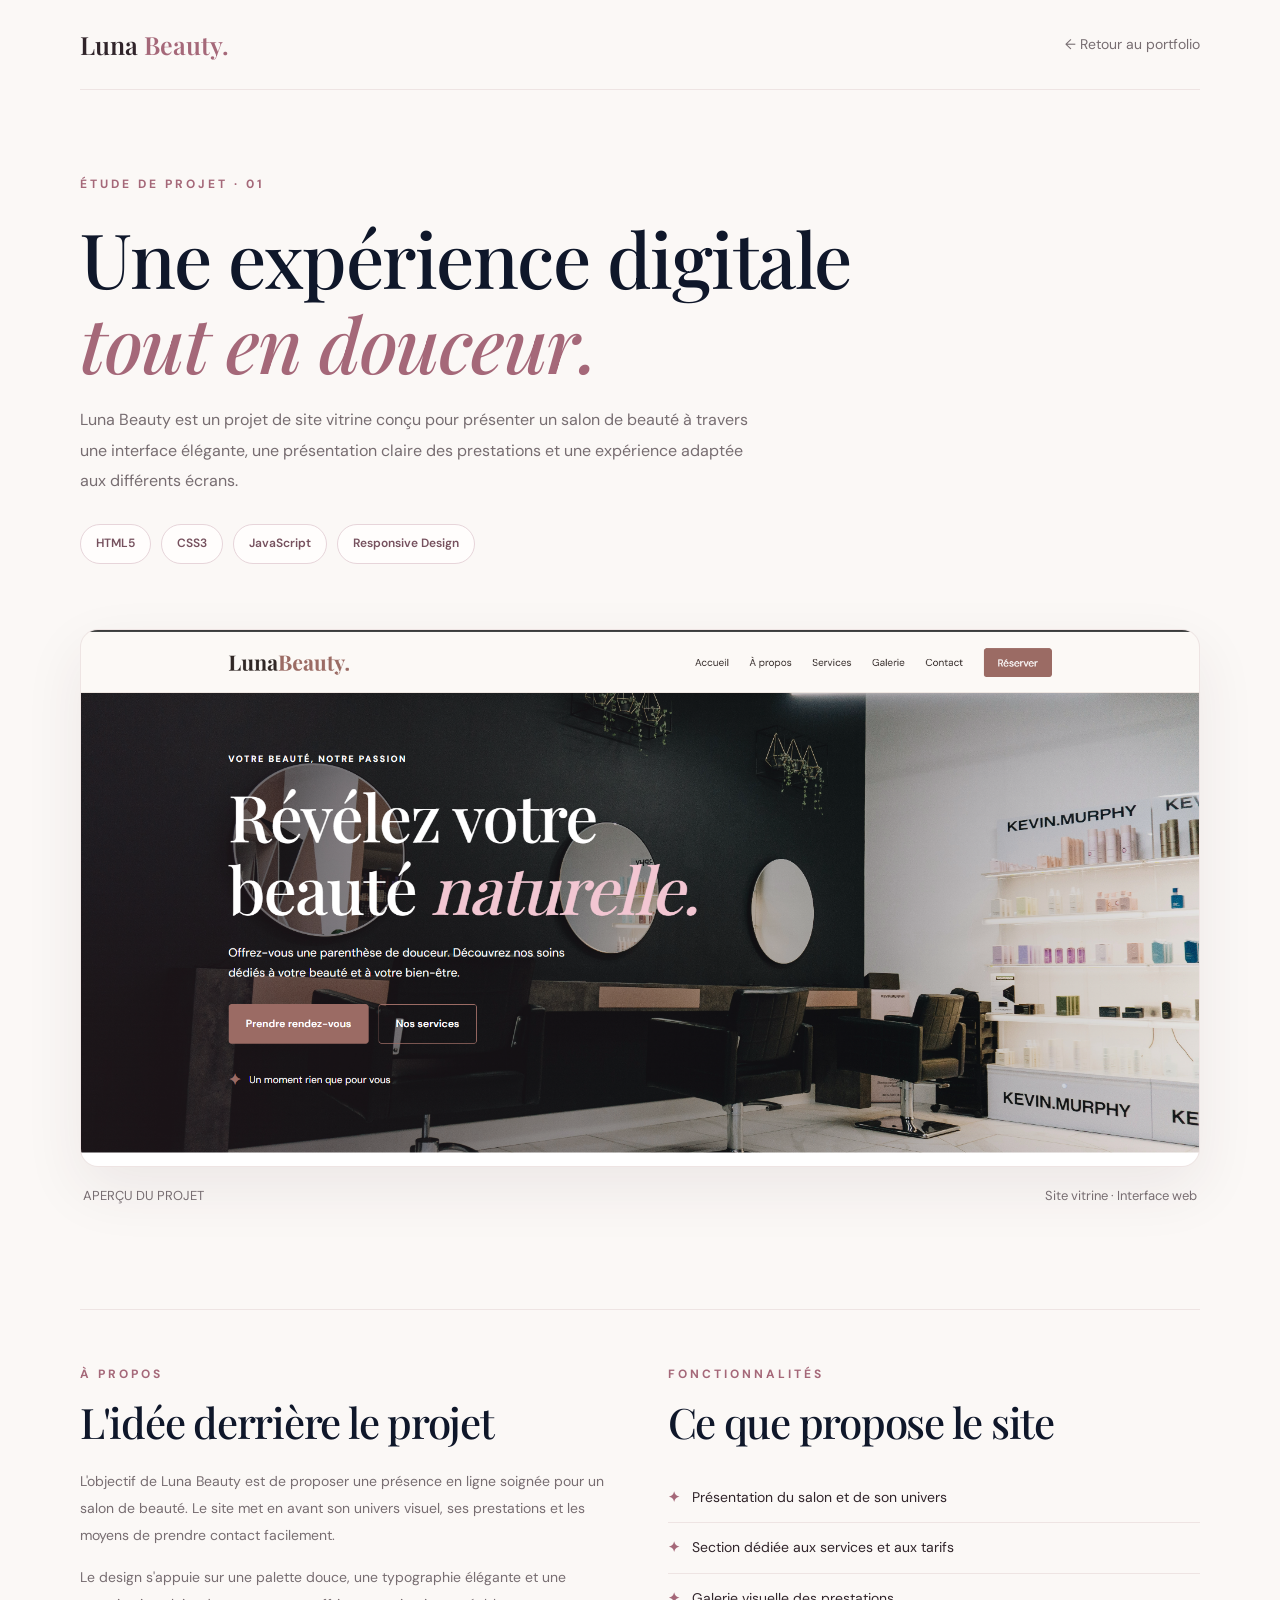
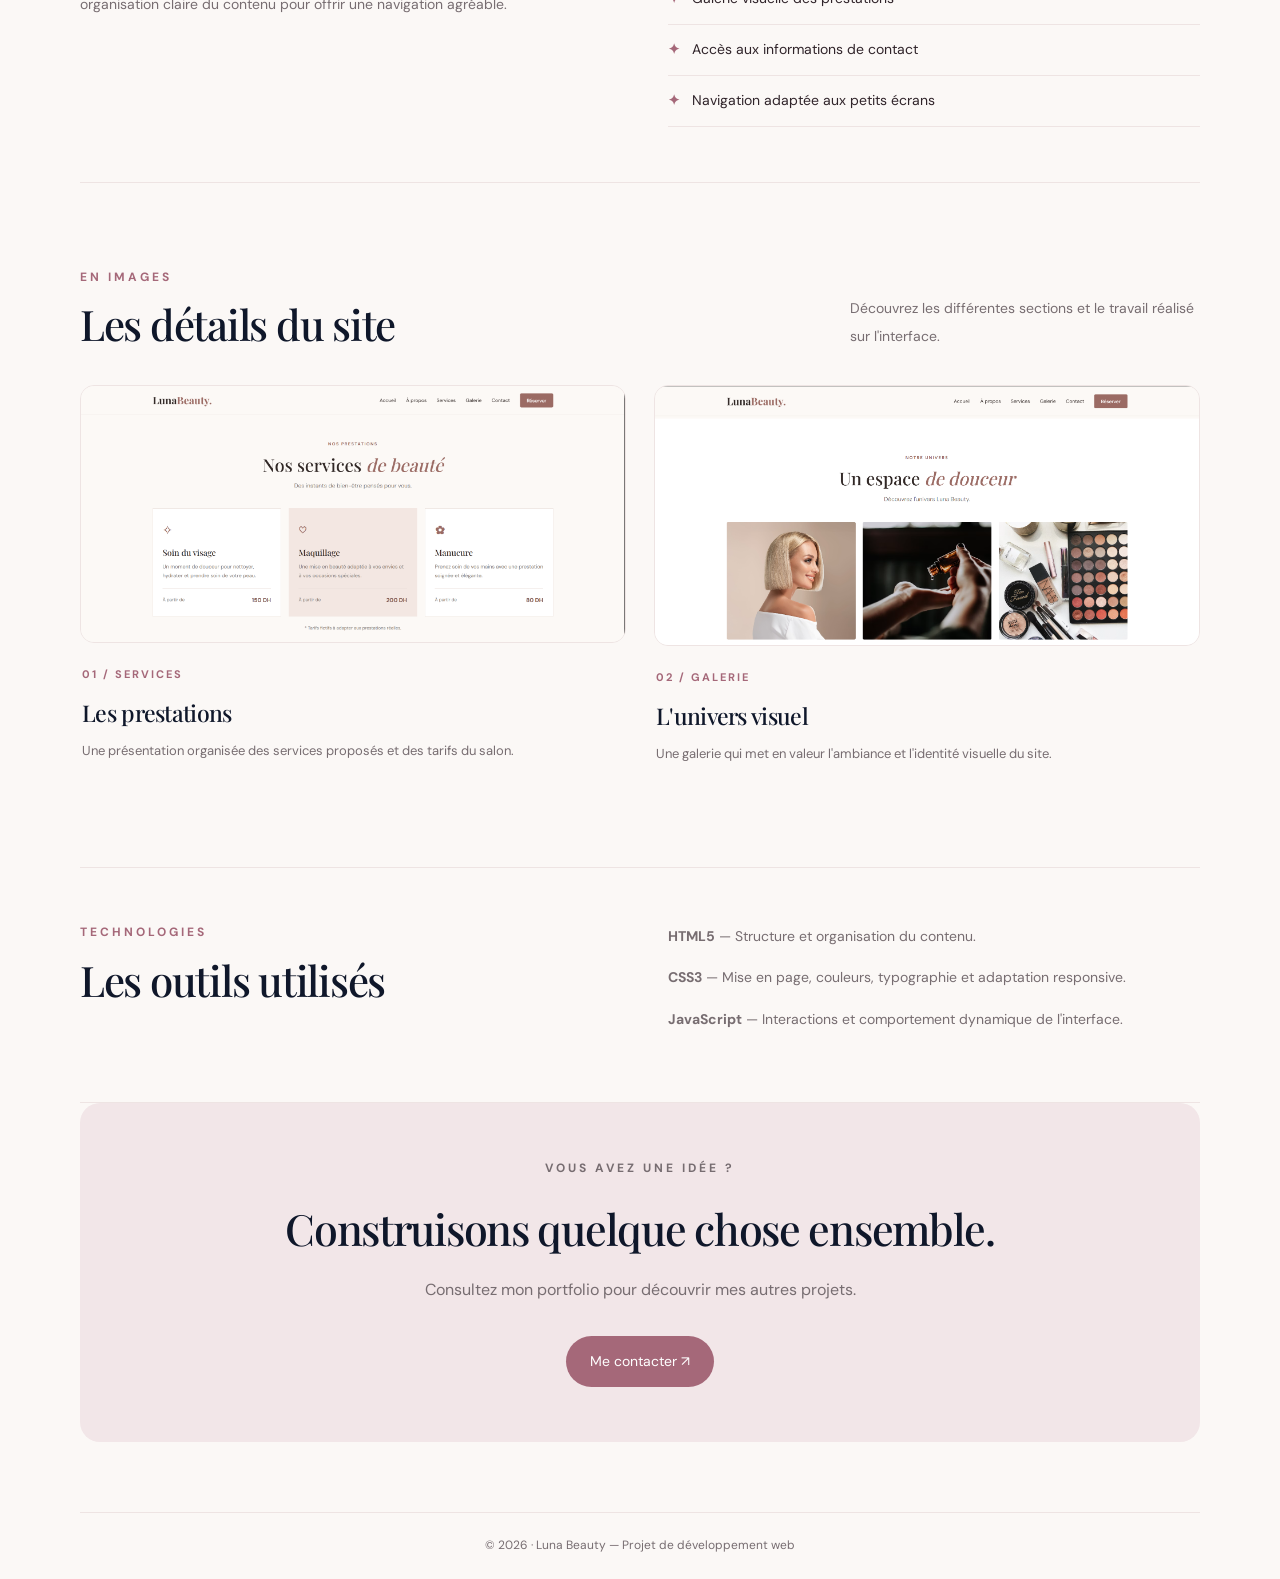
<file: projet-luna-beauty.html>
<!DOCTYPE html>
<html lang="fr">
<head>
  <meta charset="UTF-8">
  <meta name="viewport" content="width=device-width, initial-scale=1.0">

  <title>Luna Beauty — Présentation du projet</title>
  <meta name="description" content="Découvrez le projet web Luna Beauty, un site vitrine élégant développé en HTML, CSS et JavaScript.">

  <link rel="preconnect" href="https://fonts.googleapis.com">
  <link rel="preconnect" href="https://fonts.gstatic.com" crossorigin>
  <link href="https://fonts.googleapis.com/css2?family=DM+Sans:wght@400;500;600;700&family=Playfair+Display:wght@400;500;600;700&display=swap" rel="stylesheet">

  <link rel="stylesheet" href="style.css">

  <style>
    /* ===== BASE ===== */
    .luna-page {
      --luna-rose: #a56879;
      --luna-dark: #30242a;
      --luna-muted: #776d71;
      --luna-bg: #fbf8f6;
      --luna-line: #eee4e3;

      background: var(--luna-bg);
      color: var(--luna-dark);
      font-family: "DM Sans", sans-serif;
      min-height: 100vh;
    }

    .luna-page * {
      box-sizing: border-box;
    }

    .luna-page h1,
    .luna-page h2,
    .luna-page h3 {
      font-family: "Playfair Display", serif;
      font-weight: 500;
    }

    .luna-container {
      width: min(1120px, 90%);
      margin: 0 auto;
    }

    /* ===== NAVIGATION ===== */
    .luna-nav {
      display: flex;
      align-items: center;
      justify-content: space-between;
      gap: 20px;
      padding: 24px 0;
      border-bottom: 1px solid var(--luna-line);
    }

    .luna-logo {
      font-family: "Playfair Display", serif;
      font-size: 25px;
      font-weight: 600;
      color: var(--luna-dark);
      text-decoration: none;
    }

    .luna-logo span {
      color: var(--luna-rose);
    }

    .luna-back {
      text-decoration: none;
      color: var(--luna-muted);
      font-size: 14px;
      transition: color 0.2s;
    }

    .luna-back:hover {
      color: var(--luna-rose);
    }

    /* ===== INTRODUCTION ===== */
    .luna-intro {
      padding: 85px 0 55px;
      max-width: 850px;
    }

    .luna-label {
      color: var(--luna-rose);
      font-size: 12px;
      font-weight: 700;
      letter-spacing: 3px;
      text-transform: uppercase;
    }

    .luna-intro h1 {
      font-size: clamp(44px, 7vw, 76px);
      line-height: 1.12;
      letter-spacing: -1.5px;
      margin: 20px 0;
    }

    .luna-intro h1 span {
      color: var(--luna-rose);
      font-style: italic;
    }

    .luna-lead {
      color: var(--luna-muted);
      font-size: 16px;
      line-height: 1.9;
      max-width: 690px;
    }

    .luna-tags {
      display: flex;
      flex-wrap: wrap;
      gap: 10px;
      margin-top: 28px;
    }

    .luna-tags span {
      border: 1px solid #e7d5da;
      border-radius: 30px;
      padding: 9px 15px;
      color: #76515e;
      font-size: 12px;
      font-weight: 600;
      background: #fffdfc;
    }

    /* ===== MAIN SCREENSHOT ===== */
    .luna-main-preview {
      margin: 10px 0 85px;
    }

    .luna-preview-frame {
      overflow: hidden;
      border: 1px solid var(--luna-line);
      border-radius: 18px;
      background: #f0e7e5;
      box-shadow: 0 22px 60px rgba(68, 42, 49, 0.08);
    }

    .luna-preview-frame img {
      display: block;
      width: 100%;
      height: auto;
      max-height: 650px;
      object-fit: contain;
      object-position: top;
    }

    .luna-preview-caption {
      display: flex;
      justify-content: space-between;
      align-items: center;
      gap: 15px;
      padding: 18px 3px;
      color: var(--luna-muted);
      font-size: 13px;
    }

    /* ===== PROJECT DETAILS ===== */
    .luna-details-grid {
      display: grid;
      grid-template-columns: 1fr 1fr;
      gap: 55px;
      padding: 55px 0;
      border-top: 1px solid var(--luna-line);
      border-bottom: 1px solid var(--luna-line);
    }

    .luna-section-title {
      font-size: clamp(30px, 4vw, 42px);
      line-height: 1.2;
      margin: 12px 0 20px;
    }

    .luna-text {
      color: var(--luna-muted);
      font-size: 14px;
      line-height: 1.95;
    }

    .luna-feature-list {
      list-style: none;
      padding: 0;
      margin: 25px 0 0;
    }

    .luna-feature-list li {
      display: flex;
      gap: 12px;
      padding: 13px 0;
      border-bottom: 1px solid var(--luna-line);
      font-size: 14px;
      line-height: 1.7;
    }

    .luna-check {
      color: var(--luna-rose);
      font-weight: 700;
    }

    /* ===== GALLERY ===== */
    .luna-gallery-section {
      padding: 85px 0;
    }

    .luna-gallery-heading {
      display: flex;
      justify-content: space-between;
      align-items: end;
      gap: 25px;
      margin-bottom: 35px;
    }

    .luna-gallery-heading .luna-section-title {
      margin-bottom: 0;
    }

    .luna-gallery-heading p {
      max-width: 350px;
      margin: 0;
    }

    .luna-gallery {
      display: grid;
      grid-template-columns: 1fr 1fr;
      gap: 28px;
    }

    .luna-shot {
      margin: 0;
      min-width: 0;
    }

    .luna-shot-image {
      overflow: hidden;
      border-radius: 14px;
      border: 1px solid var(--luna-line);
      background: #f0e7e5;
    }

    .luna-shot img {
      display: block;
      width: 100%;
      height: auto;
      transition: transform 0.4s ease;
    }

    .luna-shot:hover img {
      transform: scale(1.025);
    }

    .luna-shot figcaption {
      padding: 17px 2px;
    }

    .luna-shot-number {
      color: var(--luna-rose);
      font-size: 11px;
      letter-spacing: 2px;
      font-weight: 700;
    }

    .luna-shot h3 {
      font-size: 23px;
      margin: 7px 0;
    }

    .luna-shot p {
      color: var(--luna-muted);
      font-size: 13px;
      line-height: 1.8;
      margin: 0;
    }

    /* ===== CONTACT ===== */
    .luna-contact {
      text-align: center;
      background: #f2e6e8;
      border-radius: 20px;
      padding: 55px 25px;
      margin-bottom: 70px;
    }

    .luna-contact h2 {
      font-size: clamp(30px, 4vw, 43px);
      margin: 13px 0;
    }

    .luna-contact p {
      color: var(--luna-muted);
      line-height: 1.8;
    }

    .luna-contact-link {
      display: inline-block;
      margin-top: 15px;
      padding: 14px 24px;
      border-radius: 30px;
      background: var(--luna-rose);
      color: white;
      text-decoration: none;
      font-size: 14px;
      transition: background 0.2s;
    }

    .luna-contact-link:hover {
      background: #855163;
    }

    .luna-footer {
      border-top: 1px solid var(--luna-line);
      padding: 23px 0;
      color: var(--luna-muted);
      font-size: 12px;
      text-align: center;
    }

    /* ===== RESPONSIVE ===== */
    @media (max-width: 700px) {
      .luna-intro {
        padding: 55px 0 35px;
      }

      .luna-main-preview {
        margin-bottom: 55px;
      }

      .luna-details-grid {
        grid-template-columns: 1fr;
        gap: 35px;
        padding: 40px 0;
      }

      .luna-gallery-heading {
        display: block;
      }

      .luna-gallery-heading p {
        margin-top: 15px;
      }

      .luna-gallery {
        grid-template-columns: 1fr;
        gap: 18px;
      }

      .luna-preview-caption {
        align-items: flex-start;
        flex-direction: column;
      }

      .luna-contact {
        padding: 40px 20px;
      }
    }
  </style>
</head>

<body>
<div class="luna-page">

  <div class="luna-container">

    <nav class="luna-nav">
      <a href="index.html" class="luna-logo">
        Luna <span>Beauty.</span>
      </a>

      <a href="index.html#projets" class="luna-back">
        ← Retour au portfolio
      </a>
    </nav>

    <header class="luna-intro">
      <p class="luna-label">Étude de projet · 01</p>

      <h1>
        Une expérience digitale
        <span>tout en douceur.</span>
      </h1>

      <p class="luna-lead">
        Luna Beauty est un projet de site vitrine conçu pour
        présenter un salon de beauté à travers une interface
        élégante, une présentation claire des prestations et
        une expérience adaptée aux différents écrans.
      </p>

      <div class="luna-tags">
        <span>HTML5</span>
        <span>CSS3</span>
        <span>JavaScript</span>
        <span>Responsive Design</span>
      </div>
    </header>

    <!-- CAPTURE PRINCIPALE -->
    <section class="luna-main-preview">
      <div class="luna-preview-frame">
        <img
          src="images/imglunabeauty.png"
          alt="Capture principale du site Luna Beauty"
        >
      </div>

      <div class="luna-preview-caption">
        <span>APERÇU DU PROJET</span>
        <span>Site vitrine · Interface web</span>
      </div>
    </section>

    <!-- PRESENTATION -->
    <section class="luna-details-grid">

      <div>
        <p class="luna-label">À propos</p>

        <h2 class="luna-section-title">
          L'idée derrière le projet
        </h2>

        <p class="luna-text">
          L'objectif de Luna Beauty est de proposer une présence
          en ligne soignée pour un salon de beauté. Le site met
          en avant son univers visuel, ses prestations et les
          moyens de prendre contact facilement.
        </p>

        <p class="luna-text">
          Le design s'appuie sur une palette douce, une
          typographie élégante et une organisation claire
          du contenu pour offrir une navigation agréable.
        </p>
      </div>

      <div>
        <p class="luna-label">Fonctionnalités</p>

        <h2 class="luna-section-title">
          Ce que propose le site
        </h2>

        <ul class="luna-feature-list">
          <li>
            <span class="luna-check">✦</span>
            Présentation du salon et de son univers
          </li>
          <li>
            <span class="luna-check">✦</span>
            Section dédiée aux services et aux tarifs
          </li>
          <li>
            <span class="luna-check">✦</span>
            Galerie visuelle des prestations
          </li>
          <li>
            <span class="luna-check">✦</span>
            Accès aux informations de contact
          </li>
          <li>
            <span class="luna-check">✦</span>
            Navigation adaptée aux petits écrans
          </li>
        </ul>
      </div>

    </section>

    <!-- GALERIE -->
    <section class="luna-gallery-section">

      <div class="luna-gallery-heading">
        <div>
          <p class="luna-label">En images</p>
          <h2 class="luna-section-title">
            Les détails du site
          </h2>
        </div>

        <p class="luna-text">
          Découvrez les différentes sections et le travail
          réalisé sur l'interface.
        </p>
      </div>

      <div class="luna-gallery">

        <figure class="luna-shot">
          <div class="luna-shot-image">
            <img
              src="images/Screenshot 2026-10-17 213100.png"
              alt="Capture de la section services"
              loading="lazy"
            >
          </div>

          <figcaption>
            <span class="luna-shot-number">01 / SERVICES</span>
            <h3>Les prestations</h3>
            <p>
              Une présentation organisée des services proposés
              et des tarifs du salon.
            </p>
          </figcaption>
        </figure>

        <figure class="luna-shot">
          <div class="luna-shot-image">
            <img
              src="images/galerieluna.png"
              alt="Capture de la galerie Luna Beauty"
              loading="lazy"
            >
          </div>

          <figcaption>
            <span class="luna-shot-number">02 / GALERIE</span>
            <h3>L'univers visuel</h3>
            <p>
              Une galerie qui met en valeur l'ambiance et
              l'identité visuelle du site.
            </p>
          </figcaption>
        </figure>

      </div>
    </section>

    <!-- TECHNOLOGIES -->
    <section class="luna-details-grid">

      <div>
        <p class="luna-label">Technologies</p>

        <h2 class="luna-section-title">
          Les outils utilisés
        </h2>
      </div>

      <div>
        <p class="luna-text">
          <strong>HTML5</strong> — Structure et organisation
          du contenu.
        </p>

        <p class="luna-text">
          <strong>CSS3</strong> — Mise en page, couleurs,
          typographie et adaptation responsive.
        </p>

        <p class="luna-text">
          <strong>JavaScript</strong> — Interactions et
          comportement dynamique de l'interface.
        </p>
      </div>

    </section>

    <!-- CONTACT -->
    <section class="luna-contact">
      <p class="luna-label">Vous avez une idée ?</p>

      <h2>Construisons quelque chose ensemble.</h2>

      <p>
        Consultez mon portfolio pour découvrir mes autres projets.
      </p>

      <a
        href="index.html#contact"
        class="luna-contact-link"
      >
        Me contacter ↗
      </a>
    </section>

    <footer class="luna-footer">
      © 2026 · Luna Beauty — Projet de développement web
    </footer>

  </div>
</div>
</body>
</html>
</file>
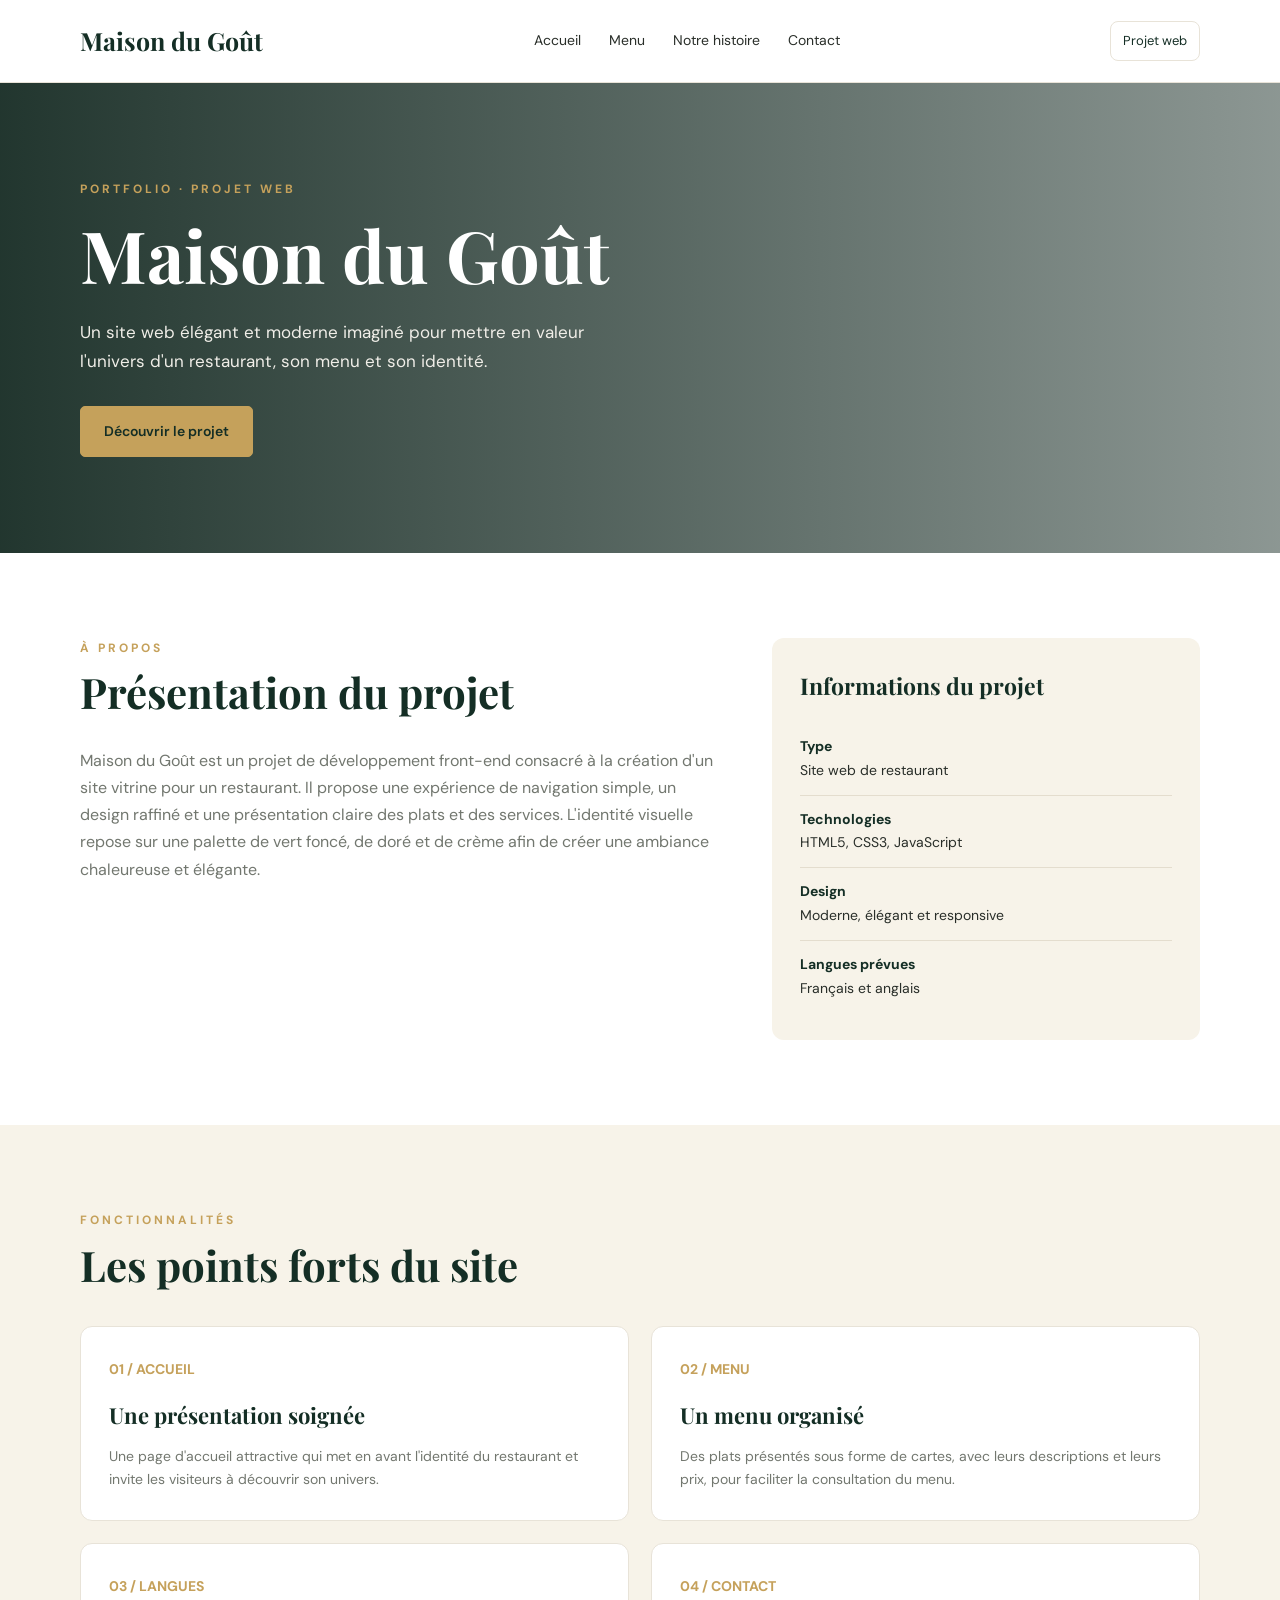
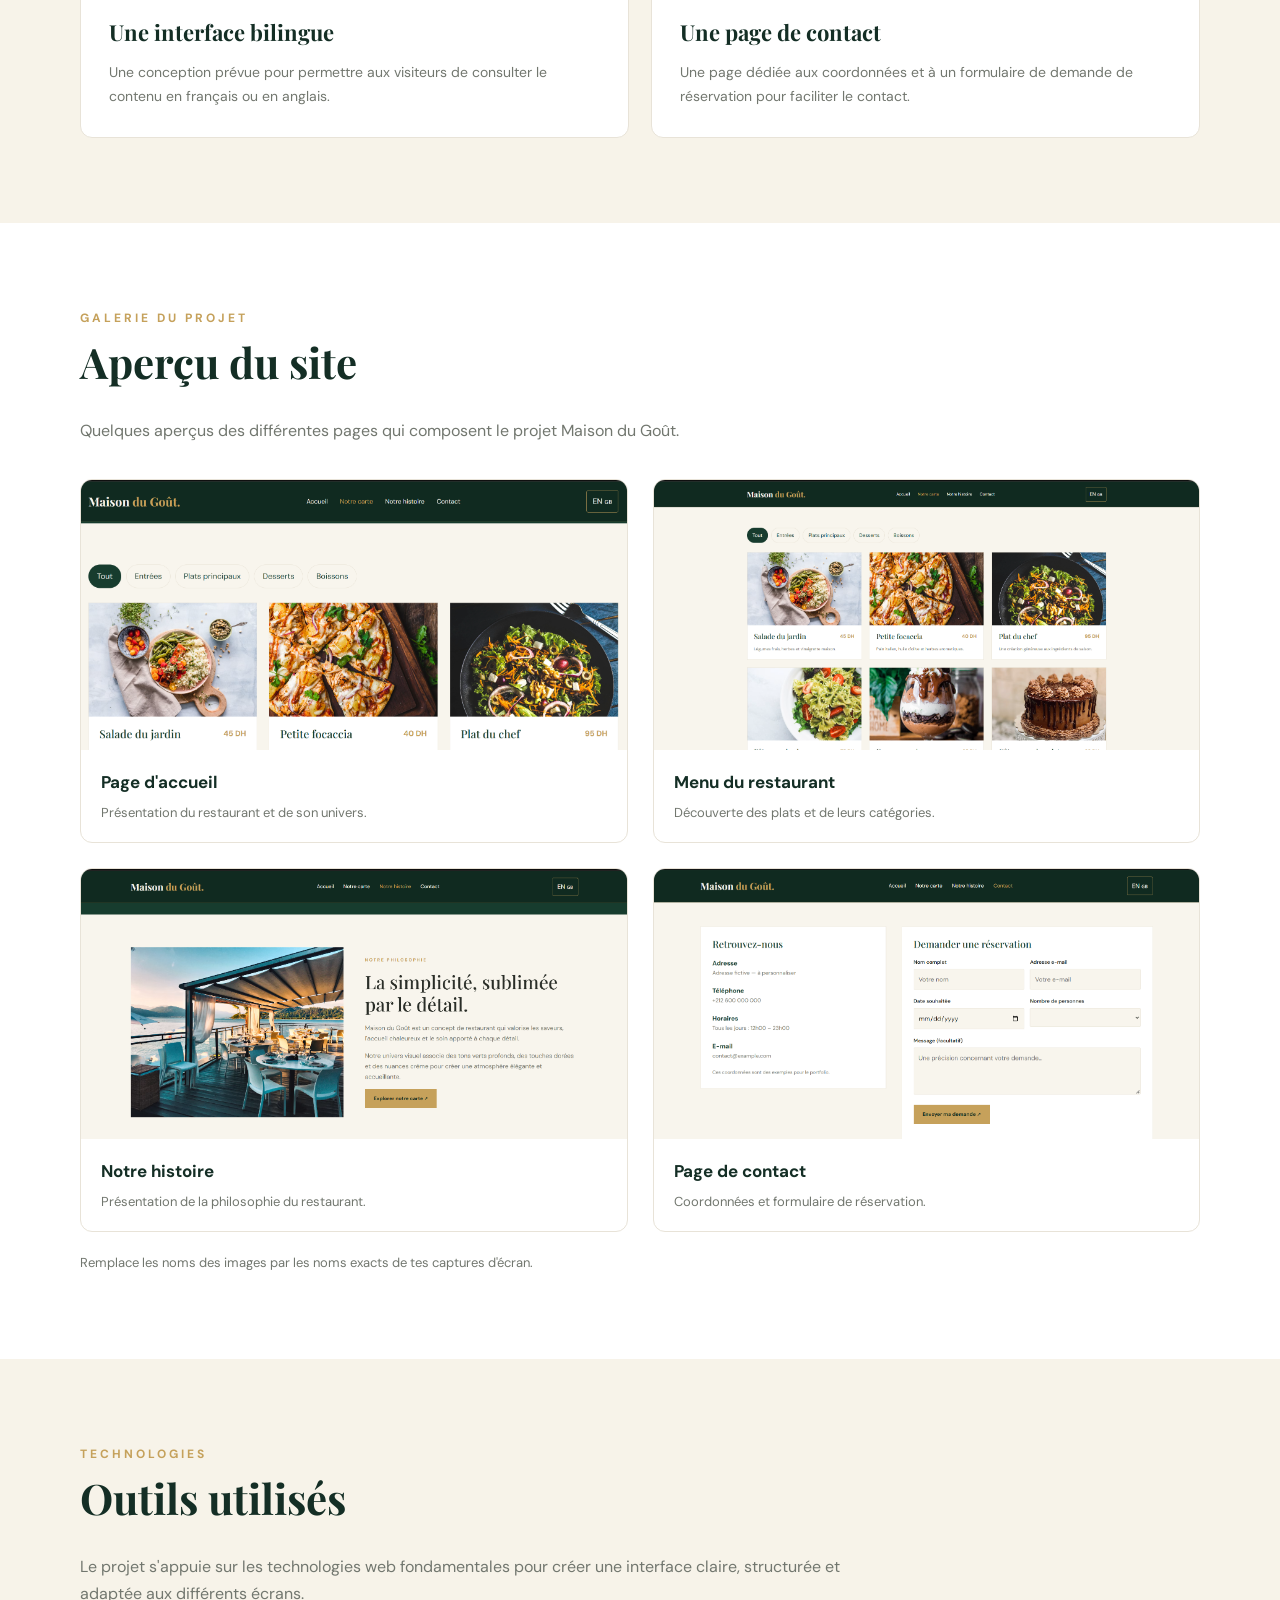
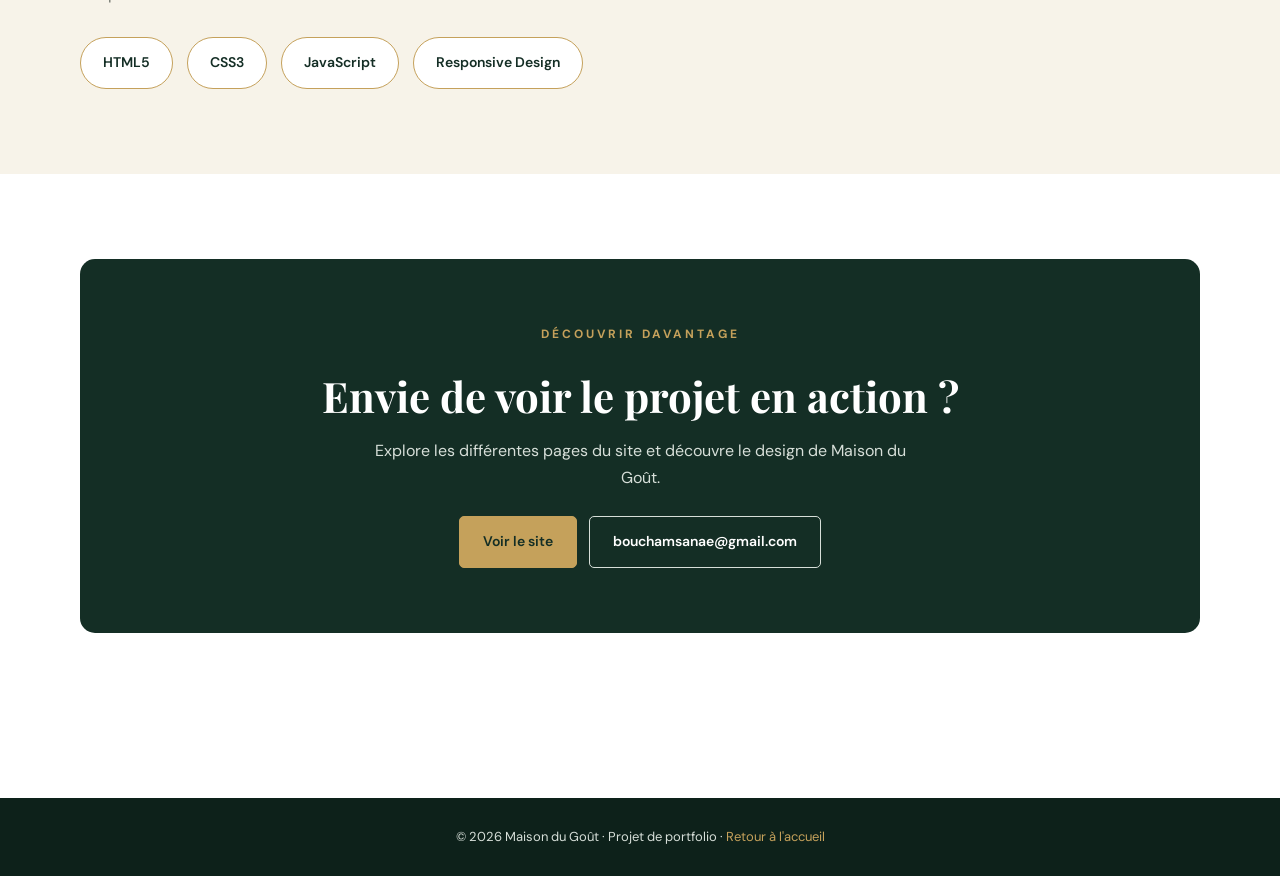
<file: projet-maison-du-gout.html>
<!DOCTYPE html>
<html lang="fr">
<head>
    <meta charset="UTF-8">
    <meta name="viewport" content="width=device-width, initial-scale=1.0">

    <title>Maison du Goût | Détails du projet</title>

    <link rel="preconnect" href="https://fonts.googleapis.com">
    <link rel="preconnect" href="https://fonts.gstatic.com" crossorigin>
    <link href="https://fonts.googleapis.com/css2?family=DM+Sans:wght@400;500;600;700&family=Playfair+Display:wght@500;600;700&display=swap" rel="stylesheet">

    <style>
        :root {
            --green: #234b3c;
            --green-dark: #142e25;
            --gold: #c5a15b;
            --cream: #f7f3e9;
            --white: #ffffff;
            --text: #292e29;
            --muted: #72776f;
            --border: #e8e3d8;
        }

        * {
            margin: 0;
            padding: 0;
            box-sizing: border-box;
        }

        html {
            scroll-behavior: smooth;
        }

        body {
            font-family: "DM Sans", sans-serif;
            color: var(--text);
            background: var(--white);
            line-height: 1.7;
        }

        a {
            text-decoration: none;
            color: inherit;
        }

        img {
            max-width: 100%;
            display: block;
        }

        .container {
            width: min(1120px, 90%);
            margin: auto;
        }

        /* NAVIGATION */

        .header {
            background: var(--white);
            border-bottom: 1px solid var(--border);
        }

        .navbar {
            min-height: 82px;
            display: flex;
            justify-content: space-between;
            align-items: center;
            gap: 24px;
        }

        .logo {
            font-family: "Playfair Display", serif;
            font-size: 25px;
            font-weight: 700;
            color: var(--green-dark);
        }

        .nav-links {
            display: flex;
            gap: 28px;
            align-items: center;
        }

        .nav-links a {
            font-size: 14px;
            transition: color 0.3s;
        }

        .nav-links a:hover {
            color: var(--gold);
        }

        .language {
            padding: 8px 12px;
            border: 1px solid var(--border);
            border-radius: 8px;
            font-size: 13px;
            color: var(--green-dark);
        }

        /* BUTTONS */

        .btn {
            display: inline-block;
            padding: 13px 23px;
            border: 1px solid var(--green);
            border-radius: 5px;
            background: var(--green);
            color: var(--white);
            font-size: 14px;
            font-weight: 600;
            transition: 0.3s;
        }

        .btn:hover {
            background: var(--green-dark);
            transform: translateY(-2px);
        }

        .btn-outline {
            background: transparent;
            color: var(--green);
        }

        .btn-outline:hover {
            background: var(--green);
            color: var(--white);
        }

        /* HERO */

        .hero {
            min-height: 470px;
            display: flex;
            align-items: center;
            color: var(--white);
            background:
                linear-gradient(
                    90deg,
                    rgba(15, 37, 29, 0.92),
                    rgba(15, 37, 29, 0.48)
                ),
                url("https://images.unsplash.com/photo-1414235077428-338989a2e8c0?auto=format&fit=crop&w=1800&q=85")
                center/cover no-repeat;
        }

        .hero-content {
            max-width: 720px;
            padding: 75px 0;
        }

        .eyebrow {
            margin-bottom: 14px;
            color: var(--gold);
            font-size: 12px;
            font-weight: 700;
            letter-spacing: 3px;
            text-transform: uppercase;
        }

        .hero h1 {
            font-family: "Playfair Display", serif;
            font-size: clamp(42px, 7vw, 72px);
            line-height: 1.15;
            margin-bottom: 22px;
        }

        .hero p:not(.eyebrow) {
            max-width: 560px;
            margin-bottom: 30px;
            color: #f0eee8;
            font-size: 17px;
        }

        .hero .btn {
            background: var(--gold);
            border-color: var(--gold);
            color: var(--green-dark);
        }

        .hero .btn:hover {
            background: #d7b875;
        }

        /* GENERAL SECTIONS */

        .section {
            padding: 85px 0;
        }

        .section-heading {
            margin-bottom: 28px;
        }

        .section-heading .eyebrow {
            margin-bottom: 8px;
        }

        h2 {
            font-family: "Playfair Display", serif;
            color: var(--green-dark);
            font-size: clamp(29px, 4vw, 42px);
            line-height: 1.25;
        }

        .intro {
            max-width: 820px;
            color: var(--muted);
            font-size: 16px;
        }

        /* PROJECT INFORMATION */

        .project-info {
            display: grid;
            grid-template-columns: 1.5fr 1fr;
            gap: 50px;
            align-items: start;
        }

        .info-panel {
            padding: 28px;
            background: var(--cream);
            border-radius: 12px;
        }

        .info-panel h3 {
            margin-bottom: 18px;
            color: var(--green-dark);
            font-family: "Playfair Display", serif;
            font-size: 23px;
        }

        .info-row {
            padding: 12px 0;
            border-bottom: 1px solid #e4ddce;
            font-size: 14px;
        }

        .info-row:last-child {
            border-bottom: none;
        }

        .info-row strong {
            display: block;
            color: var(--green-dark);
        }

        /* FEATURES */

        .features-section {
            background: var(--cream);
        }

        .features-grid {
            display: grid;
            grid-template-columns: repeat(2, minmax(0, 1fr));
            gap: 22px;
            margin-top: 35px;
        }

        .feature-card {
            padding: 28px;
            background: var(--white);
            border: 1px solid var(--border);
            border-radius: 12px;
            transition: transform 0.3s, box-shadow 0.3s;
        }

        .feature-card:hover {
            transform: translateY(-5px);
            box-shadow: 0 12px 30px rgba(20, 46, 37, 0.08);
        }

        .feature-number {
            display: inline-block;
            margin-bottom: 15px;
            color: var(--gold);
            font-size: 14px;
            font-weight: 700;
        }

        .feature-card h3 {
            margin-bottom: 10px;
            color: var(--green-dark);
            font-family: "Playfair Display", serif;
            font-size: 22px;
        }

        .feature-card p {
            color: var(--muted);
            font-size: 14px;
        }

        /* SCREENSHOTS */

        .screenshots-grid {
            display: grid;
            grid-template-columns: repeat(2, minmax(0, 1fr));
            gap: 25px;
            margin-top: 35px;
        }

        .screenshot-card {
            overflow: hidden;
            border: 1px solid var(--border);
            border-radius: 12px;
            background: var(--white);
        }

        .screenshot-card img {
            width: 100%;
            height: 270px;
            object-fit: cover;
            background: var(--cream);
            transition: transform 0.4s;
        }

        .screenshot-card:hover img {
            transform: scale(1.03);
        }

        .screenshot-caption {
            padding: 18px 20px;
        }

        .screenshot-caption h3 {
            margin-bottom: 5px;
            color: var(--green-dark);
            font-size: 17px;
        }

        .screenshot-caption p {
            color: var(--muted);
            font-size: 13px;
        }

        .image-note {
            margin-top: 20px;
            color: var(--muted);
            font-size: 13px;
        }

        /* TECHNOLOGIES */

        .tech-section {
            background: var(--cream);
        }

        .tech-list {
            display: flex;
            flex-wrap: wrap;
            gap: 14px;
            margin-top: 30px;
        }

        .tech-item {
            padding: 13px 22px;
            border: 1px solid var(--gold);
            border-radius: 30px;
            background: var(--white);
            color: var(--green-dark);
            font-size: 14px;
            font-weight: 600;
        }

        /* CALL TO ACTION */

        .cta {
            padding: 65px 25px;
            text-align: center;
            background: var(--green-dark);
            color: var(--white);
            border-radius: 15px;
        }

        .cta .eyebrow {
            color: var(--gold);
        }

        .cta h2 {
            color: var(--white);
            margin-bottom: 15px;
        }

        .cta p {
            max-width: 550px;
            margin: 0 auto 25px;
            color: #d7dfd9;
        }

        .cta-buttons {
            display: flex;
            justify-content: center;
            flex-wrap: wrap;
            gap: 12px;
        }

        .cta .btn {
            background: var(--gold);
            border-color: var(--gold);
            color: var(--green-dark);
        }

        .cta .btn-outline {
            background: transparent;
            border-color: #d7dfd9;
            color: var(--white);
        }

        /* FOOTER */

        .footer {
            margin-top: 80px;
            padding: 28px 0;
            background: #0d211a;
            color: #d7dfd9;
            text-align: center;
            font-size: 13px;
        }

        .footer a {
            color: var(--gold);
        }

        /* RESPONSIVE DESIGN */

        @media (max-width: 760px) {
            .navbar {
                padding: 18px 0;
                flex-wrap: wrap;
            }

            .nav-links {
                width: 100%;
                justify-content: center;
                flex-wrap: wrap;
                gap: 15px 20px;
                order: 3;
            }

            .project-info {
                grid-template-columns: 1fr;
                gap: 28px;
            }

            .features-grid,
            .screenshots-grid {
                grid-template-columns: 1fr;
            }

            .hero {
                min-height: 400px;
            }

            .section {
                padding: 60px 0;
            }

            .screenshot-card img {
                height: 230px;
            }
        }

        @media (max-width: 420px) {
            .logo {
                font-size: 21px;
            }

            .hero h1 {
                font-size: 40px;
            }

            .feature-card,
            .info-panel {
                padding: 21px;
            }
        }
    </style>
</head>

<body>

    <!-- NAVIGATION -->
    <header class="header">
        <nav class="navbar container">
            <a href="index.html" class="logo">Maison du Goût</a>

            <div class="nav-links">
                <a href="index.html">Accueil</a>
                <a href="menu.html">Menu</a>
                <a href="about.html">Notre histoire</a>
                <a href="contact.html">Contact</a>
            </div>

            <a href="#presentation" class="language">Projet web</a>
        </nav>
    </header>

    <main>

        <!-- HERO -->
        <section class="hero">
            <div class="container">
                <div class="hero-content">
                    <p class="eyebrow">Portfolio · Projet web</p>

                    <h1>Maison du Goût</h1>

                    <p>
                        Un site web élégant et moderne imaginé pour
                        mettre en valeur l'univers d'un restaurant,
                        son menu et son identité.
                    </p>

                    <a href="#presentation" class="btn">
                        Découvrir le projet
                    </a>
                </div>
            </div>
        </section>

        <!-- PRESENTATION -->
        <section class="section" id="presentation">
            <div class="container">

                <div class="project-info">
                    <div>
                        <div class="section-heading">
                            <p class="eyebrow">À propos</p>
                            <h2>Présentation du projet</h2>
                        </div>

                        <p class="intro">
                            Maison du Goût est un projet de développement
                            front-end consacré à la création d'un site
                            vitrine pour un restaurant. Il propose une
                            expérience de navigation simple, un design
                            raffiné et une présentation claire des plats
                            et des services.
                            L'identité visuelle repose sur une palette
                            de vert foncé, de doré et de crème afin de
                            créer une ambiance chaleureuse et élégante.
                        </p>
                    </div>

                    <aside class="info-panel">
                        <h3>Informations du projet</h3>

                        <div class="info-row">
                            <strong>Type</strong>
                            Site web de restaurant
                        </div>

                        <div class="info-row">
                            <strong>Technologies</strong>
                            HTML5, CSS3, JavaScript
                        </div>

                        <div class="info-row">
                            <strong>Design</strong>
                            Moderne, élégant et responsive
                        </div>

                        <div class="info-row">
                            <strong>Langues prévues</strong>
                            Français et anglais
                        </div>
                    </aside>
                </div>

            </div>
        </section>

        <!-- FEATURES -->
        <section class="section features-section">
            <div class="container">

                <div class="section-heading">
                    <p class="eyebrow">Fonctionnalités</p>
                    <h2>Les points forts du site</h2>
                </div>

                <div class="features-grid">

                    <article class="feature-card">
                        <span class="feature-number">01 / ACCUEIL</span>
                        <h3>Une présentation soignée</h3>
                        <p>
                            Une page d'accueil attractive qui met en
                            avant l'identité du restaurant et invite
                            les visiteurs à découvrir son univers.
                        </p>
                    </article>

                    <article class="feature-card">
                        <span class="feature-number">02 / MENU</span>
                        <h3>Un menu organisé</h3>
                        <p>
                            Des plats présentés sous forme de cartes,
                            avec leurs descriptions et leurs prix,
                            pour faciliter la consultation du menu.
                        </p>
                    </article>

                    <article class="feature-card">
                        <span class="feature-number">03 / LANGUES</span>
                        <h3>Une interface bilingue</h3>
                        <p>
                            Une conception prévue pour permettre
                            aux visiteurs de consulter le contenu
                            en français ou en anglais.
                        </p>
                    </article>

                    <article class="feature-card">
                        <span class="feature-number">04 / CONTACT</span>
                        <h3>Une page de contact</h3>
                        <p>
                            Une page dédiée aux coordonnées et à
                            un formulaire de demande de réservation
                            pour faciliter le contact.
                        </p>
                    </article>

                </div>
            </div>
        </section>

        <!-- SCREENSHOTS -->
        <section class="section">
            <div class="container">

                <div class="section-heading">
                    <p class="eyebrow">Galerie du projet</p>
                    <h2>Aperçu du site</h2>
                </div>

                <p class="intro">
                    Quelques aperçus des différentes pages qui composent
                    le projet Maison du Goût.
                </p>

                <div class="screenshots-grid">

                    <figure class="screenshot-card">
                        <img
                            src="images/pgacceuilrest.png"
                            alt="Capture d'écran de la page d'accueil"
                            loading="lazy"
                        >

                        <figcaption class="screenshot-caption">
                            <h3>Page d'accueil</h3>
                            <p>Présentation du restaurant et de son univers.</p>
                        </figcaption>
                    </figure>

                    <figure class="screenshot-card">
                        <img
                            src="images/menures.png"
                            alt="Capture d'écran du menu"
                            loading="lazy"
                        >

                        <figcaption class="screenshot-caption">
                            <h3>Menu du restaurant</h3>
                            <p>Découverte des plats et de leurs catégories.</p>
                        </figcaption>
                    </figure>

                    <figure class="screenshot-card">
                        <img
                            src="images/pghistiorerest.png"
                            alt="Capture d'écran de la page Notre histoire"
                            loading="lazy"
                        >

                        <figcaption class="screenshot-caption">
                            <h3>Notre histoire</h3>
                            <p>Présentation de la philosophie du restaurant.</p>
                        </figcaption>
                    </figure>

                    <figure class="screenshot-card">
                        <img
                            src="images/contactres.png"
                            alt="Capture d'écran de la page Contact"
                            loading="lazy"
                        >

                        <figcaption class="screenshot-caption">
                            <h3>Page de contact</h3>
                            <p>Coordonnées et formulaire de réservation.</p>
                        </figcaption>
                    </figure>

                </div>

                <p class="image-note">
                    Remplace les noms des images par les noms exacts
                    de tes captures d'écran.
                </p>

            </div>
        </section>

        <!-- TECHNOLOGIES -->
        <section class="section tech-section">
            <div class="container">

                <div class="section-heading">
                    <p class="eyebrow">Technologies</p>
                    <h2>Outils utilisés</h2>
                </div>

                <p class="intro">
                    Le projet s'appuie sur les technologies web
                    fondamentales pour créer une interface claire,
                    structurée et adaptée aux différents écrans.
                </p>

                <div class="tech-list">
                    <span class="tech-item">HTML5</span>
                    <span class="tech-item">CSS3</span>
                    <span class="tech-item">JavaScript</span>
                    <span class="tech-item">Responsive Design</span>
                </div>

            </div>
        </section>

        <!-- CALL TO ACTION -->
        <section class="section">
            <div class="container">
                <div class="cta">

                    <p class="eyebrow">Découvrir davantage</p>

                    <h2>Envie de voir le projet en action ?</h2>

                    <p>
                        Explore les différentes pages du site
                        et découvre le design de Maison du Goût.
                    </p>

                    <div class="cta-buttons">
                        <a href="index.html" class="btn">
                            Voir le site
                        </a>

                        <a href="" class="btn btn-outline">
                          bouchamsanae@gmail.com
                        </a>
                    </div>

                </div>
            </div>
        </section>

    </main>

    <!-- FOOTER -->
    <footer class="footer">
        <div class="container">
            <p>
                © 2026 Maison du Goût · Projet de portfolio
                · <a href="index.html">Retour à l'accueil</a>
            </p>
        </div>
    </footer>

</body>
</html>
</file>
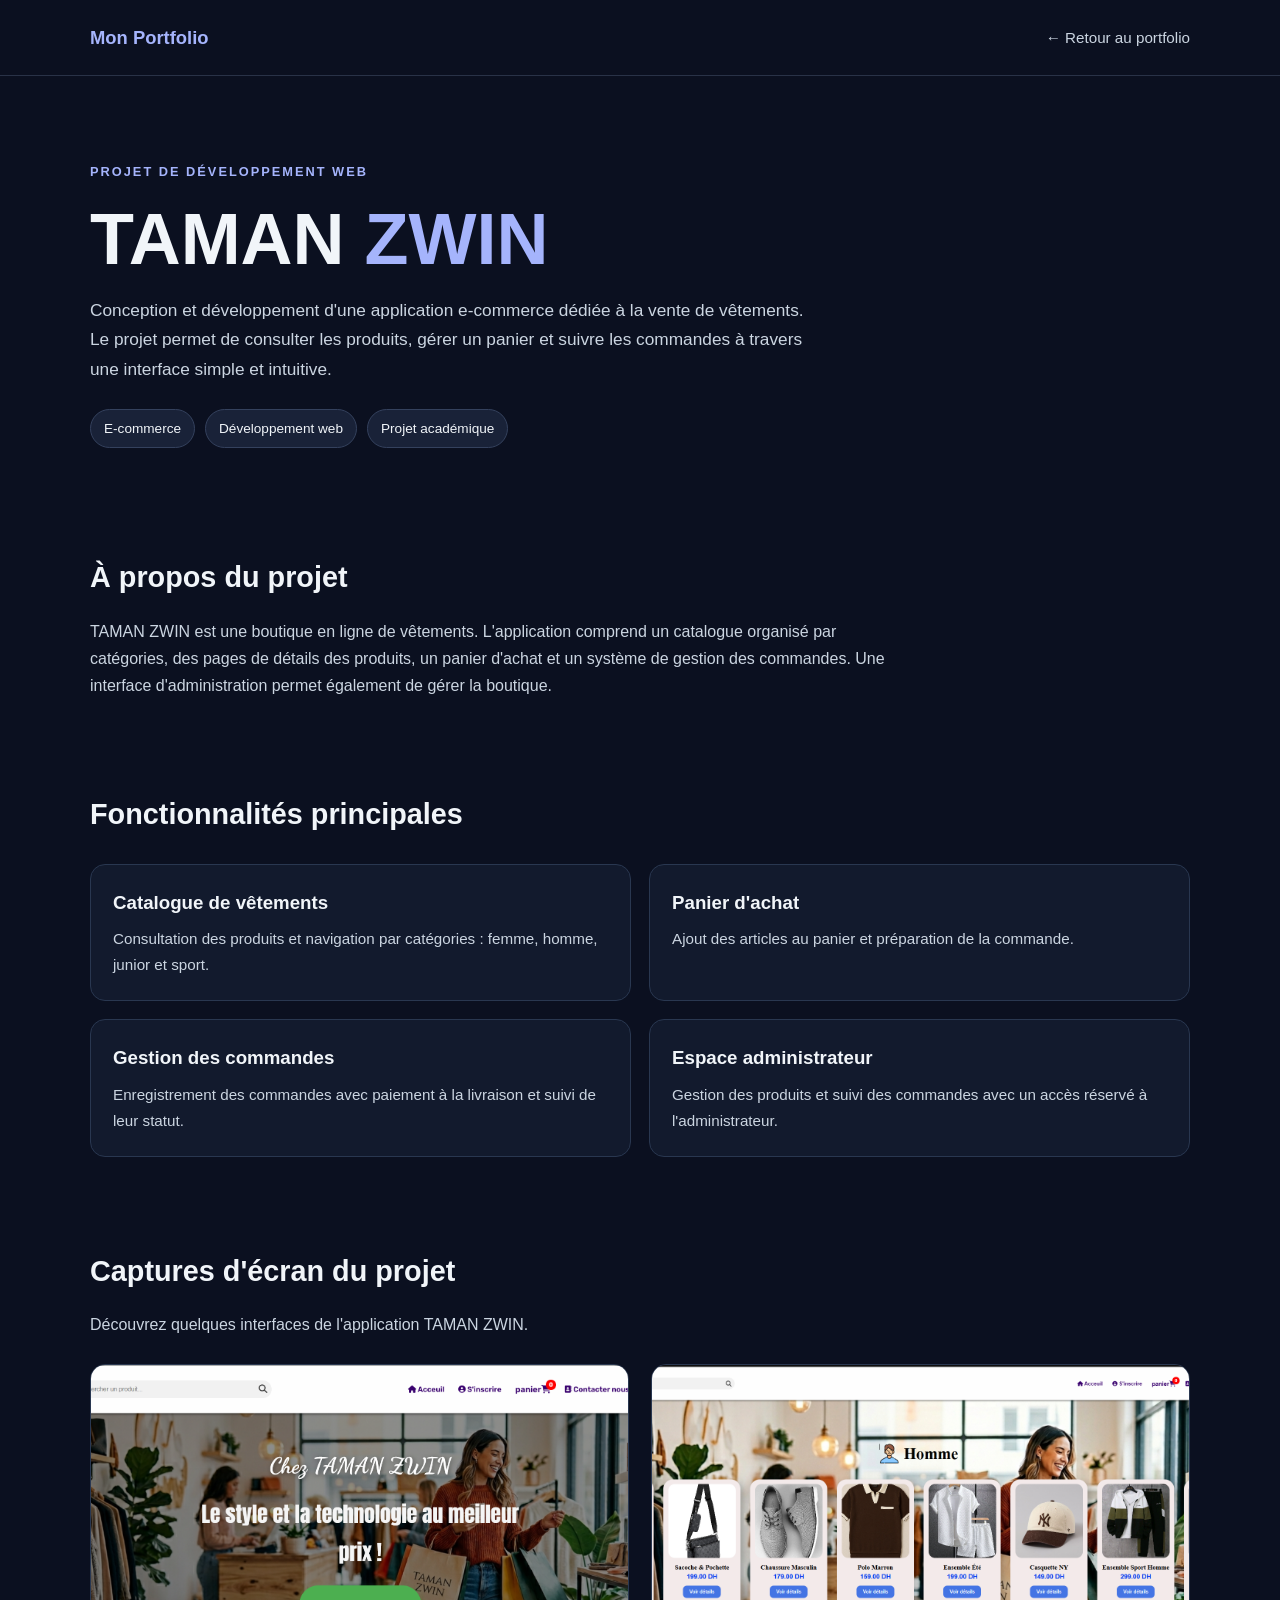
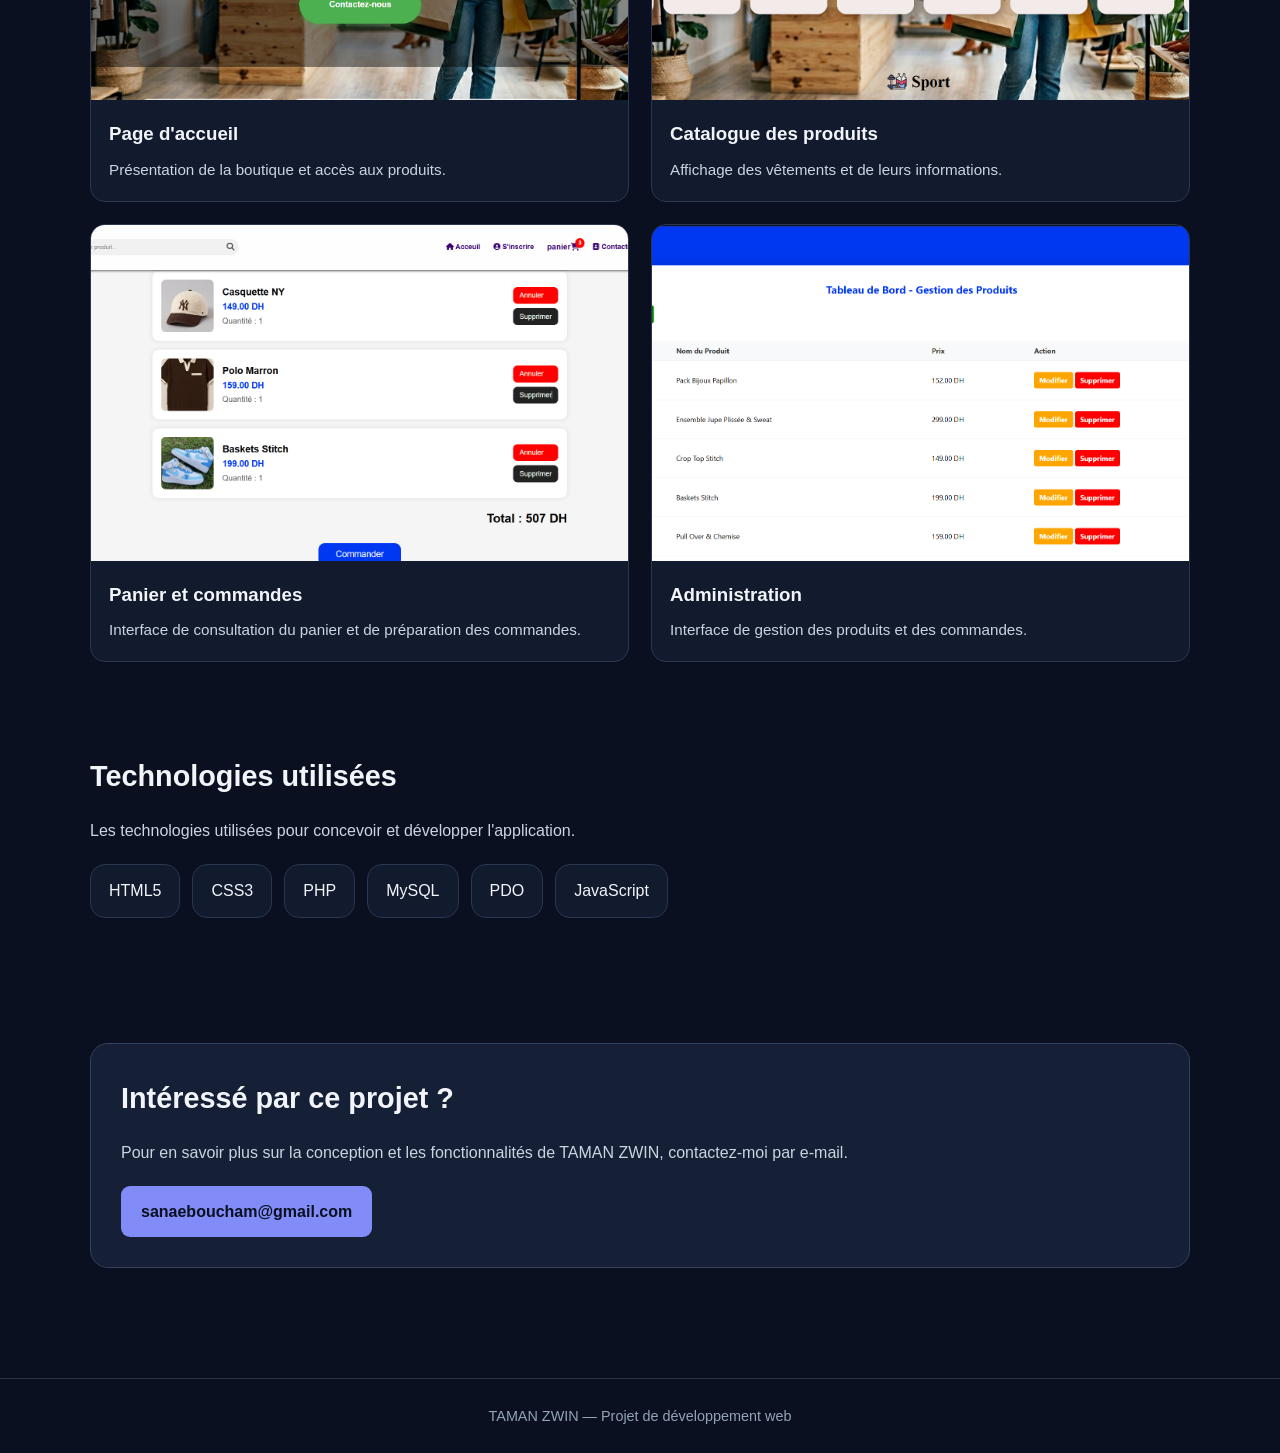
<file: projet-taman-zwin.html>
<!DOCTYPE html>
<html lang="fr">
<head>
  <meta charset="UTF-8">
  <meta name="viewport" content="width=device-width, initial-scale=1.0">

  <title>TAMAN ZWIN | Présentation du projet</title>

  <style>
    * {
      box-sizing: border-box;
      margin: 0;
      padding: 0;
    }

    html {
      scroll-behavior: smooth;
    }

    body {
      font-family: Arial, sans-serif;
      background: #0b1020;
      color: #f1f5f9;
      line-height: 1.7;
    }

    a {
      color: inherit;
      text-decoration: none;
    }

    .container {
      width: min(1100px, 90%);
      margin: auto;
    }

    header {
      padding: 22px 0;
      border-bottom: 1px solid #293247;
    }

    .nav {
      display: flex;
      justify-content: space-between;
      align-items: center;
      gap: 16px;
    }

    .logo {
      font-size: 1.15rem;
      font-weight: bold;
      color: #a5b4fc;
    }

    .back-link {
      color: #cbd5e1;
      font-size: 0.95rem;
    }

    .hero {
      padding: 85px 0 60px;
    }

    .eyebrow {
      color: #a5b4fc;
      text-transform: uppercase;
      letter-spacing: 2px;
      font-size: 0.8rem;
      font-weight: bold;
    }

    h1 {
      font-size: clamp(2.5rem, 7vw, 4.5rem);
      line-height: 1.15;
      margin: 15px 0;
    }

    .gradient {
      color: #a5b4fc;
    }

    .intro {
      max-width: 720px;
      color: #cbd5e1;
      font-size: 1.08rem;
    }

    .tags {
      display: flex;
      flex-wrap: wrap;
      gap: 10px;
      margin-top: 25px;
    }

    .tag {
      padding: 7px 13px;
      background: #192238;
      border: 1px solid #34415d;
      border-radius: 30px;
      font-size: 0.85rem;
    }

    section {
      padding: 45px 0;
    }

    h2 {
      font-size: 1.8rem;
      margin-bottom: 16px;
    }

    .description {
      color: #cbd5e1;
      max-width: 800px;
    }

    .features {
      display: grid;
      grid-template-columns: repeat(2, minmax(0, 1fr));
      gap: 18px;
      margin-top: 25px;
    }

    .feature, .gallery-item, .tech-card {
      background: #121a2d;
      border: 1px solid #293750;
      border-radius: 15px;
      overflow: hidden;
    }

    .feature {
      padding: 22px;
    }

    .feature h3 {
      margin-bottom: 8px;
    }

    .feature p, .gallery-item p {
      color: #cbd5e1;
      font-size: 0.95rem;
    }

    .gallery {
      display: grid;
      grid-template-columns: repeat(2, minmax(0, 1fr));
      gap: 22px;
      margin-top: 25px;
    }

    .gallery-item img {
      display: block;
      width: 100%;
      aspect-ratio: 16 / 10;
      object-fit: cover;
      background: #1e293b;
    }

    .gallery-item figcaption {
      padding: 18px;
    }

    .gallery-item h3 {
      margin-bottom: 7px;
    }

    .tech-list {
      display: flex;
      flex-wrap: wrap;
      gap: 12px;
      margin-top: 20px;
    }

    .tech-card {
      padding: 12px 18px;
    }

    .contact {
      margin: 35px 0 65px;
      padding: 30px;
      border-radius: 18px;
      background: #151f35;
      border: 1px solid #34415d;
    }

    .contact p {
      color: #cbd5e1;
      margin: 8px 0 20px;
    }

    .button {
      display: inline-block;
      padding: 12px 20px;
      border-radius: 9px;
      background: #818cf8;
      color: #0b1020;
      font-weight: bold;
      cursor:text;
    }

    footer {
      padding: 25px 0;
      border-top: 1px solid #293247;
      color: #94a3b8;
      text-align: center;
      font-size: 0.9rem;
    }

    @media (max-width: 650px) {
      .features, .gallery {
        grid-template-columns: 1fr;
      }

      .hero {
        padding-top: 55px;
      }

      .nav {
        align-items: flex-start;
        flex-direction: column;
      }

      .contact {
        padding: 22px;
      }
    }
  </style>
</head>

<body>

  <header>
    <div class="container nav">
      <a class="logo" href="index.html">Mon Portfolio</a>
      <a class="back-link" href="index.html">
        ← Retour au portfolio
      </a>
    </div>
  </header>

  <main>
    <section class="hero">
      <div class="container">
        <p class="eyebrow">Projet de développement web</p>

        <h1>
          TAMAN <span class="gradient">ZWIN</span>
        </h1>

        <p class="intro">
          Conception et développement d'une application e-commerce
          dédiée à la vente de vêtements. Le projet permet de consulter
          les produits, gérer un panier et suivre les commandes à travers
          une interface simple et intuitive.
        </p>

        <div class="tags">
          <span class="tag">E-commerce</span>
          <span class="tag">Développement web</span>
          <span class="tag">Projet académique</span>
        </div>
      </div>
    </section>

    <section>
      <div class="container">
        <h2>À propos du projet</h2>

        <p class="description">
          TAMAN ZWIN est une boutique en ligne de vêtements.
          L'application comprend un catalogue organisé par catégories,
          des pages de détails des produits, un panier d'achat et un
          système de gestion des commandes. Une interface
          d'administration permet également de gérer la boutique.
        </p>
      </div>
    </section>

    <section>
      <div class="container">
        <h2>Fonctionnalités principales</h2>

        <div class="features">
          <article class="feature">
            <h3>Catalogue de vêtements</h3>
            <p>
              Consultation des produits et navigation par catégories :
              femme, homme, junior et sport.
            </p>
          </article>

          <article class="feature">
            <h3>Panier d'achat</h3>
            <p>
              Ajout des articles au panier et préparation
              de la commande.
            </p>
          </article>

          <article class="feature">
            <h3>Gestion des commandes</h3>
            <p>
              Enregistrement des commandes avec paiement à la livraison
              et suivi de leur statut.
            </p>
          </article>

          <article class="feature">
            <h3>Espace administrateur</h3>
            <p>
              Gestion des produits et suivi des commandes
              avec un accès réservé à l'administrateur.
            </p>
          </article>
        </div>
      </div>
    </section>

    <section id="captures">
      <div class="container">
        <h2>Captures d'écran du projet</h2>

        <p class="description">
          Découvrez quelques interfaces de l'application TAMAN ZWIN.
        </p>

        <div class="gallery">

          <figure class="gallery-item">
            <img
              src="images/image.png"
              alt="Page d'accueil de TAMAN ZWIN"
              loading="lazy"
            >
            <figcaption>
              <h3>Page d'accueil</h3>
              <p>
                Présentation de la boutique et accès aux produits.
              </p>
            </figcaption>
          </figure>

          <figure class="gallery-item">
            <img
              src="images/produitpageTMNZ.png"
              alt="Catalogue des vêtements"
              loading="lazy"
            >
            <figcaption>
              <h3>Catalogue des produits</h3>
              <p>
                Affichage des vêtements et de leurs informations.
              </p>
            </figcaption>
          </figure>

          <figure class="gallery-item">
            <img
              src="images/Screenshot 2026-10-17 200445.png"
              alt="Panier d'achat de la boutique"
              loading="lazy"
            >
            <figcaption>
              <h3>Panier et commandes</h3>
              <p>
                Interface de consultation du panier et de préparation
                des commandes.
              </p>
            </figcaption>
          </figure>

          <figure class="gallery-item">
            <img
              src="images/Screenshot 2026-10-17 200554.png"
              alt="Interface d'administration"
              loading="lazy"
            >
            <figcaption>
              <h3>Administration</h3>
              <p>
                Interface de gestion des produits et des commandes.
              </p>
            </figcaption>
          </figure>

        </div>
      </div>
    </section>

    <section>
      <div class="container">
        <h2>Technologies utilisées</h2>

        <p class="description">
          Les technologies utilisées pour concevoir et développer
          l'application.
        </p>

        <div class="tech-list">
          <span class="tech-card">HTML5</span>
          <span class="tech-card">CSS3</span>
          <span class="tech-card">PHP</span>
          <span class="tech-card">MySQL</span>
          <span class="tech-card">PDO</span>
          <span class="tech-card">JavaScript</span>
        </div>
      </div>
    </section>

    <section class="container">
      <div class="contact">
        <h2>Intéressé par ce projet ?</h2>
        <p>
          Pour en savoir plus sur la conception et les fonctionnalités
          de TAMAN ZWIN, contactez-moi par e-mail.
        </p>

        <a
          class="button"
         
        >
    sanaeboucham@gmail.com
        </a>
      </div>
    </section>
  </main>

  <footer>
    <div class="container">
      TAMAN ZWIN — Projet de développement web
    </div>
  </footer>

</body>
</html>
</file>
<file: style.css>
@import url('https://fonts.googleapis.com/css2?family=Plus+Jakarta+Sans:ital,wght@0,300;0,400;0,500;0,600;0,700;0,800;1,400&family=JetBrains+Mono:wght@400;500;600;700&display=swap');

/* ==========================================================================
   VARIABLES GLOBALES & THÈME CLAIR MODERNE (TECH & CREATIVE)
   ========================================================================== */
:root {
  /* Arrière-plans & Cartes */
  --bg-main: #f8fafc;
  --bg-card: #ffffff;
  --bg-card-subtle: #fbfcfe;
  --bg-section-alt: #f1f5f9;
  --bg-glass: rgba(255, 255, 255, 0.88);
  --paper: #f8fafc;
  --white: #ffffff;

  /* Typographie & Contraste */
  --ink: #0f172a;
  --ink-secondary: #334155;
  --muted: #64748b;
  --faint: #94a3b8;

  /* Couleurs d'Accentuation Modernes */
  --primary: #4f46e5;
  --primary-hover: #4338ca;
  --primary-light: #6366f1;
  --primary-soft: #eef2ff;
  --primary-glow: rgba(79, 70, 229, 0.22);
  --pink-deep: #4f46e5;

  --accent-violet: #8b5cf6;
  --accent-violet-soft: #f5f3ff;
  --accent-pink: #ec4899;
  --accent-pink-soft: #fdf2f8;
  --accent-cyan: #06b6d4;
  --accent-cyan-soft: #ecfeff;
  --accent-emerald: #10b981;
  --accent-emerald-soft: #ecfdf5;
  --accent-amber: #f59e0b;
  --accent-amber-soft: #fffbeb;

  /* Dégradés Éclatants */
  --gradient-primary: linear-gradient(135deg, #4f46e5 0%, #7c3aed 50%, #ec4899 100%);
  --gradient-accent: linear-gradient(135deg, #6366f1 0%, #a855f7 100%);
  --gradient-text: linear-gradient(135deg, #4f46e5 0%, #8b5cf6 50%, #ec4899 100%);
  --gradient-glow: radial-gradient(circle, rgba(99, 102, 241, 0.18) 0%, rgba(139, 92, 246, 0.08) 50%, transparent 70%);

  /* Lignes, Bordures & Séparateurs */
  --line: #e2e8f0;
  --line-strong: #cbd5e1;
  --line-focus: #c7d2fe;

  /* Rayons de Courbure (Border Radius) */
  --radius-sm: 8px;
  --radius-md: 14px;
  --radius-lg: 20px;
  --radius-xl: 28px;
  --radius: 20px;
  --radius-full: 9999px;

  /* Ombres Portées Douces & Multi-couches */
  --shadow-sm: 0 1px 3px rgba(15, 23, 42, 0.05), 0 1px 2px rgba(15, 23, 42, 0.03);
  --shadow-md: 0 6px 20px -2px rgba(15, 23, 42, 0.06), 0 2px 6px -1px rgba(15, 23, 42, 0.03);
  --shadow-lg: 0 18px 45px -6px rgba(15, 23, 42, 0.09), 0 4px 12px -2px rgba(15, 23, 42, 0.04);
  --shadow-glow: 0 12px 35px -5px rgba(79, 70, 229, 0.35);
  --shadow-card: 0 10px 30px -5px rgba(15, 23, 42, 0.05), 0 0 0 1px rgba(226, 232, 240, 0.85);
  --shadow-card-hover: 0 22px 50px -10px rgba(79, 70, 229, 0.14), 0 0 0 1px rgba(199, 210, 254, 0.95);
}

/* ==========================================================================
   RESET & STRUCTURE DE BASE
   ========================================================================== */
*,
*::before,
*::after {
  box-sizing: border-box;
}

html {
  scroll-behavior: smooth;
  scroll-padding-top: 95px;
}

body {
  margin: 0;
  background-color: var(--bg-main);
  background-image: 
    radial-gradient(at 0% 0%, rgba(99, 102, 241, 0.04) 0px, transparent 50%),
    radial-gradient(at 100% 100%, rgba(236, 72, 153, 0.04) 0px, transparent 50%);
  color: var(--ink);
  font-family: 'Plus Jakarta Sans', -apple-system, BlinkMacSystemFont, 'Segoe UI', Roboto, sans-serif;
  line-height: 1.65;
  -webkit-font-smoothing: antialiased;
  -moz-osx-font-smoothing: grayscale;
}

a {
  color: inherit;
  text-decoration: none;
}

button {
  font: inherit;
  cursor: pointer;
}

.container {
  width: min(1140px, calc(100% - 48px));
  margin-inline: auto;
}

/* ==========================================================================
   EN-TÊTE & NAVIGATION (HEADER & NAV)
   ========================================================================== */
.site-header {
  position: sticky;
  top: 0;
  z-index: 100;
  background: var(--bg-glass);
  backdrop-filter: blur(16px);
  -webkit-backdrop-filter: blur(16px);
  border-bottom: 1px solid rgba(226, 232, 240, 0.8);
  transition: all 0.3s ease;
}

.nav {
  height: 80px;
  display: flex;
  align-items: center;
  justify-content: space-between;
}

.brand {
  display: inline-flex;
  gap: 12px;
  align-items: center;
  font-family: 'Plus Jakarta Sans', sans-serif;
  font-weight: 800;
  font-size: 21px;
  letter-spacing: -0.6px;
  color: var(--ink);
}

.brand-mark {
  display: grid;
  place-items: center;
  width: 40px;
  height: 40px;
  border-radius: 12px;
  background: linear-gradient(135deg, #4f46e5 0%, #7c3aed 100%);
  color: #ffffff;
  font-size: 18px;
  font-weight: 800;
  box-shadow: 0 4px 14px rgba(79, 70, 229, 0.35);
  transition: transform 0.3s ease;
}

.brand:hover .brand-mark {
  transform: rotate(-6deg) scale(1.05);
}

.brand-dot {
  color: var(--accent-pink);
}

.nav-links {
  display: flex;
  align-items: center;
  gap: 32px;
  font-size: 14px;
  font-weight: 600;
  color: var(--muted);
}

.nav-links > a:not(.nav-contact) {
  position: relative;
  transition: color 0.2s ease;
  padding: 6px 0;
}

.nav-links > a:not(.nav-contact):hover {
  color: var(--primary);
}

.nav-links > a:not(.nav-contact)::after {
  content: '';
  position: absolute;
  left: 0;
  bottom: 0;
  width: 0;
  height: 2px;
  background: var(--primary);
  border-radius: 2px;
  transition: width 0.25s ease;
}

.nav-links > a:not(.nav-contact):hover::after {
  width: 100%;
}

.nav-contact {
  display: inline-flex;
  align-items: center;
  gap: 8px;
  padding: 10px 18px;
  border-radius: var(--radius-full);
  background: var(--ink);
  color: #ffffff;
  font-size: 13px;
  font-weight: 700;
  box-shadow: 0 4px 14px rgba(15, 23, 42, 0.15);
  transition: transform 0.2s ease, background 0.2s ease, box-shadow 0.2s ease;
}

.nav-contact span {
  color: #38bdf8;
  transition: transform 0.2s ease;
}

.nav-contact:hover {
  background: var(--primary);
  transform: translateY(-2px);
  box-shadow: 0 6px 20px rgba(79, 70, 229, 0.35);
}

.nav-contact:hover span {
  transform: translate(2px, -2px);
}

.menu-toggle {
  display: none;
  border: 1px solid var(--line);
  background: #ffffff;
  padding: 10px;
  border-radius: 12px;
  box-shadow: var(--shadow-sm);
}

.menu-toggle span {
  display: block;
  width: 22px;
  height: 2px;
  background: var(--ink);
  margin: 5px 0;
  border-radius: 2px;
  transition: all 0.2s ease;
}

/* ==========================================================================
   HERO SECTION (ACCUEIL)
   ========================================================================== */
.hero {
  min-height: 700px;
  display: grid;
  grid-template-columns: 1.05fr 0.95fr;
  align-items: center;
  gap: 45px;
  position: relative;
  padding-top: 60px;
  padding-bottom: 95px;
}

.hero-copy {
  position: relative;
  z-index: 2;
}

.availability {
  display: inline-flex;
  align-items: center;
  gap: 9px;
  padding: 7px 15px;
  border: 1px solid #a7f3d0;
  border-radius: var(--radius-full);
  background: #ecfdf5;
  color: #047857;
  font-family: 'JetBrains Mono', monospace;
  font-size: 11px;
  font-weight: 600;
  margin-bottom: 24px;
}

.status-dot {
  position: relative;
  width: 8px;
  height: 8px;
  background: #10b981;
  border-radius: 50%;
}

.status-dot::after {
  content: '';
  position: absolute;
  inset: -3px;
  border-radius: 50%;
  background: #10b981;
  opacity: 0.5;
  animation: pulseRing 1.8s cubic-bezier(0.24, 0, 0.38, 1) infinite;
}

@keyframes pulseRing {
  0% { transform: scale(0.9); opacity: 0.8; }
  100% { transform: scale(2.4); opacity: 0; }
}

.eyebrow {
  font-family: 'JetBrains Mono', monospace;
  font-size: 12px;
  letter-spacing: 2px;
  font-weight: 700;
  color: var(--primary);
  text-transform: uppercase;
  margin-bottom: 12px;
}

h1, h2, h3, h4, p {
  margin-top: 0;
}

h1, h2, h3 {
  font-family: 'Plus Jakarta Sans', sans-serif;
  color: var(--ink);
  letter-spacing: -0.03em;
}

h1 {
  font-size: clamp(52px, 6.5vw, 84px);
  font-weight: 800;
  line-height: 1.03;
  margin: 10px 0 16px;
}

.accent-text {
  background: var(--gradient-text);
  -webkit-background-clip: text;
  -webkit-text-fill-color: transparent;
  background-clip: text;
  display: inline-block;
}

.hero h2 {
  font-size: clamp(20px, 2.8vw, 28px);
  font-weight: 700;
  margin-bottom: 20px;
  color: var(--ink-secondary);
}

.hero h2 span {
  color: var(--muted);
  font-weight: 500;
}

.hero-description {
  max-width: 500px;
  color: var(--muted);
  font-size: 16px;
  line-height: 1.85;
  margin-bottom: 30px;
}

.hero-actions {
  display: flex;
  gap: 14px;
  flex-wrap: wrap;
}

.button {
  display: inline-flex;
  justify-content: center;
  align-items: center;
  gap: 10px;
  padding: 14px 22px;
  border-radius: var(--radius-md);
  font-size: 14px;
  font-weight: 700;
  transition: transform 0.25s ease, box-shadow 0.25s ease, background 0.25s ease;
}

.button-primary {
  background: linear-gradient(135deg, #4f46e5 0%, #7c3aed 100%);
  color: #ffffff;
  box-shadow: 0 10px 25px -4px rgba(79, 70, 229, 0.4);
  border: 1px solid transparent;
}

.button-primary:hover {
  transform: translateY(-2px);
  box-shadow: 0 14px 30px -4px rgba(79, 70, 229, 0.55);
}

.button-light {
  border: 1px solid var(--line);
  background: #ffffff;
  color: var(--ink);
  box-shadow: var(--shadow-sm);
}

.button-light:hover {
  background: var(--bg-section-alt);
  border-color: var(--line-strong);
  transform: translateY(-2px);
}

.hero-meta {
  display: flex;
  flex-wrap: wrap;
  gap: 20px;
  margin-top: 34px;
  color: var(--muted);
  font-family: 'JetBrains Mono', monospace;
  font-size: 12px;
  font-weight: 500;
}

.hero-meta span {
  display: inline-flex;
  align-items: center;
  gap: 6px;
  background: var(--bg-card);
  padding: 5px 12px;
  border-radius: var(--radius-full);
  border: 1px solid var(--line);
  box-shadow: var(--shadow-sm);
}

/* ==========================================================================
   CADRE PHOTO HERO (CADRE ZWIN POUR L'IMAGE DE SANAE)
   ========================================================================== */
.hero-art {
  min-height: 520px;
  position: relative;
  display: grid;
  place-items: center;
  perspective: 1000px;
}

/* Halo et lueurs ambiantes modernes */
.art-blob {
  position: absolute;
  border-radius: 50%;
  filter: blur(55px);
  opacity: 0.55;
  pointer-events: none;
  z-index: 1;
}

.blob-one {
  width: 360px;
  height: 360px;
  background: radial-gradient(circle, rgba(99, 102, 241, 0.4) 0%, rgba(139, 92, 246, 0.2) 60%, transparent 80%);
  right: 2%;
  top: 6%;
  animation: floatSlow 8s ease-in-out infinite alternate;
}

.blob-two {
  width: 280px;
  height: 280px;
  background: radial-gradient(circle, rgba(236, 72, 153, 0.3) 0%, rgba(244, 63, 94, 0.12) 60%, transparent 80%);
  left: -2%;
  bottom: 2%;
  animation: floatSlow 10s ease-in-out infinite alternate-reverse;
}

.blob-three {
  width: 220px;
  height: 220px;
  background: radial-gradient(circle, rgba(6, 182, 212, 0.28) 0%, transparent 70%);
  right: 20%;
  bottom: 12%;
  animation: floatSlow 12s ease-in-out infinite alternate;
}

@keyframes floatSlow {
  0% { transform: translate(0, 0) scale(1); }
  100% { transform: translate(14px, -16px) scale(1.05); }
}

/* Le Cadre Principal Haut de Gamme */
.profile-frame,
.code-window {
  position: relative;
  z-index: 2;
  width: min(420px, 100%);
  border-radius: var(--radius-xl);
  background: linear-gradient(145deg, rgba(255, 255, 255, 0.96), rgba(248, 250, 252, 0.9));
  backdrop-filter: blur(20px);
  -webkit-backdrop-filter: blur(20px);
  padding: 3px;
  box-shadow: 
    0 25px 60px -12px rgba(15, 23, 42, 0.12),
    0 0 0 1px rgba(255, 255, 255, 0.9) inset,
    0 0 45px -10px rgba(99, 102, 241, 0.25);
  transition: transform 0.4s cubic-bezier(0.16, 1, 0.3, 1), box-shadow 0.4s ease;
}

.profile-frame::before,
.code-window::before {
  content: '';
  position: absolute;
  inset: 0;
  border-radius: var(--radius-xl);
  padding: 2px;
  background: linear-gradient(135deg, rgba(99, 102, 241, 0.7), rgba(168, 85, 247, 0.5), rgba(236, 72, 153, 0.7));
  -webkit-mask: linear-gradient(#fff 0 0) content-box, linear-gradient(#fff 0 0);
  -webkit-mask-composite: xor;
  mask-composite: exclude;
  pointer-events: none;
}

.profile-frame:hover,
.code-window:hover {
  transform: translateY(-6px) scale(1.01);
  box-shadow: 
    0 32px 70px -12px rgba(79, 70, 229, 0.22),
    0 0 0 1px rgba(255, 255, 255, 1) inset,
    0 0 50px -5px rgba(139, 92, 246, 0.35);
}

.frame-glass {
  background: #ffffff;
  border-radius: 25px;
  padding: 22px 24px 24px;
  position: relative;
  overflow: hidden;
}

/* Barre supérieure macOS du cadre */
.frame-top,
.window-top {
  display: flex;
  align-items: center;
  justify-content: space-between;
  margin-bottom: 22px;
  padding-bottom: 14px;
  border-bottom: 1px solid var(--line);
  color: var(--muted);
  font-family: 'JetBrains Mono', monospace;
  font-size: 11px;
}

.frame-dots,
.window-dots {
  display: flex;
  gap: 6px;
}

.frame-dots span,
.window-dots i {
  width: 9px;
  height: 9px;
  border-radius: 50%;
  display: inline-block;
  font-style: normal;
}

.frame-dots span:nth-child(1),
.window-dots i:nth-child(1) { background: #f43f5e; }
.frame-dots span:nth-child(2),
.window-dots i:nth-child(2) { background: #f59e0b; }
.frame-dots span:nth-child(3),
.window-dots i:nth-child(3) { background: #10b981; }

.frame-title {
  font-family: 'JetBrains Mono', monospace;
  font-size: 11px;
  font-weight: 600;
  color: var(--muted);
  letter-spacing: 0.5px;
}

.frame-badge {
  display: inline-flex;
  align-items: center;
  gap: 5px;
  font-family: 'JetBrains Mono', monospace;
  font-size: 10px;
  font-weight: 600;
  color: #047857;
  background: #ecfdf5;
  border: 1px solid #a7f3d0;
  padding: 3px 9px;
  border-radius: var(--radius-full);
}

/* Zone d'affichage de la photo en cercle parfait (élimine les bords carrés blancs) */
.avatar-container {
  position: relative;
  width: 240px;
  height: 240px;
  margin: 0 auto 20px;
  display: flex;
  align-items: center;
  justify-content: center;
}

/* Anneau orbital externe avec gradient fluide */
.avatar-ring-outer {
  position: absolute;
  inset: -8px;
  border-radius: 50%;
  background: conic-gradient(from 180deg at 50% 50%, #4f46e5 0deg, #8b5cf6 120deg, #ec4899 240deg, #4f46e5 360deg);
  opacity: 0.75;
  filter: blur(8px);
  animation: spinSlow 20s linear infinite;
  pointer-events: none;
}

@keyframes spinSlow {
  from { transform: rotate(0deg); }
  to { transform: rotate(360deg); }
}

.avatar-ring-inner {
  position: absolute;
  inset: -3px;
  border-radius: 50%;
  background: linear-gradient(135deg, #4f46e5, #8b5cf6, #ec4899);
  padding: 3px;
  box-shadow: 0 10px 25px rgba(99, 102, 241, 0.3);
}

.avatar-wrapper,
.Myimg {
  position: relative;
  width: 100%;
  height: 100%;
  border-radius: 50% !important;
  overflow: hidden;
  background: #0f172a;
  border: 4px solid #ffffff;
  box-shadow: 0 10px 25px rgba(15, 23, 42, 0.15);
  display: flex;
  align-items: center;
  justify-content: center;
  padding: 0 !important;
}

.profile-photo,
.Myimg img {
  width: 100%;
  height: 100%;
  object-fit: cover;
  object-position: center 30%;
  border-radius: 50%;
  display: block;
  transition: transform 0.5s ease;
}

.avatar-wrapper:hover .profile-photo,
.Myimg:hover img {
  transform: scale(1.08);
}

/* Badge vérifié sur l'avatar */
.avatar-verified {
  position: absolute;
  bottom: 8px;
  right: 12px;
  z-index: 3;
  width: 32px;
  height: 32px;
  background: linear-gradient(135deg, #4f46e5, #7c3aed);
  border: 3px solid #ffffff;
  border-radius: 50%;
  color: #ffffff;
  display: grid;
  place-items: center;
  font-size: 13px;
  font-weight: 800;
  box-shadow: 0 4px 12px rgba(79, 70, 229, 0.4);
}

/* Détails dans le cadre */
.frame-details {
  text-align: center;
  padding-top: 4px;
}

.frame-name {
  font-family: 'Plus Jakarta Sans', sans-serif;
  font-size: 19px;
  font-weight: 800;
  color: var(--ink);
  letter-spacing: -0.4px;
  margin: 0 0 3px;
}

.frame-role {
  font-size: 12px;
  font-weight: 600;
  color: var(--primary);
  margin: 0 0 14px;
  letter-spacing: 0.2px;
}

.frame-tags {
  display: flex;
  flex-wrap: wrap;
  justify-content: center;
  gap: 6px;
}

.frame-tags span {
  font-family: 'JetBrains Mono', monospace;
  font-size: 10px;
  font-weight: 600;
  color: var(--muted);
  background: var(--bg-section-alt);
  border: 1px solid var(--line);
  padding: 4px 9px;
  border-radius: 6px;
  transition: all 0.2s ease;
}

.frame-tags span:hover {
  color: var(--primary);
  background: var(--primary-soft);
  border-color: var(--line-focus);
}

/* Cartes Flottantes Autour du Cadre */
.floating-card {
  position: absolute;
  z-index: 4;
  display: flex;
  align-items: center;
  gap: 12px;
  padding: 12px 18px;
  border-radius: 16px;
  background: rgba(255, 255, 255, 0.96);
  backdrop-filter: blur(14px);
  -webkit-backdrop-filter: blur(14px);
  box-shadow: 0 14px 35px -5px rgba(15, 23, 42, 0.12), 0 0 0 1px rgba(226, 232, 240, 0.85);
  transition: transform 0.3s ease, box-shadow 0.3s ease;
}

.floating-card:hover {
  transform: translateY(-4px) scale(1.02);
  box-shadow: 0 20px 40px -5px rgba(79, 70, 229, 0.18), 0 0 0 1px rgba(199, 210, 254, 0.9);
}

.float-top {
  top: 40px;
  right: -15px;
  animation: floatCardTop 6s ease-in-out infinite alternate;
}

.float-bottom {
  bottom: 45px;
  left: -20px;
  animation: floatCardBottom 7s ease-in-out infinite alternate;
}

@keyframes floatCardTop {
  0% { transform: translateY(0); }
  100% { transform: translateY(-10px); }
}

@keyframes floatCardBottom {
  0% { transform: translateY(0); }
  100% { transform: translateY(10px); }
}

.float-icon {
  width: 36px;
  height: 36px;
  display: grid;
  place-items: center;
  border-radius: 11px;
  background: var(--primary-soft);
  color: var(--primary);
  font-size: 15px;
}

.float-icon.green {
  background: var(--accent-emerald-soft);
  color: var(--accent-emerald);
}

.floating-card b {
  display: block;
  font-size: 12px;
  font-weight: 700;
  color: var(--ink);
}

.floating-card small {
  display: block;
  font-size: 10px;
  color: var(--muted);
  margin-top: 1px;
}

.hero-sticker {
  position: absolute;
  bottom: 15px;
  right: 5px;
  z-index: 5;
  width: 82px;
  height: 82px;
  display: flex;
  flex-direction: column;
  align-items: center;
  justify-content: center;
  text-align: center;
  border-radius: 50%;
  background: linear-gradient(135deg, #0f172a, #1e293b);
  color: #ffffff;
  font-family: 'Plus Jakarta Sans', sans-serif;
  font-weight: 800;
  font-size: 10px;
  letter-spacing: 0.8px;
  line-height: 1.15;
  box-shadow: 0 12px 28px -4px rgba(15, 23, 42, 0.35), 0 0 0 3px rgba(255, 255, 255, 0.9);
  transform: rotate(12deg);
  transition: transform 0.3s ease, box-shadow 0.3s ease;
}

.hero-sticker span {
  color: #ffffff;
}

.hero-sticker small,
.hero-sticker span.accent {
  color: var(--accent-pink);
  font-size: 11px;
}

.hero-sticker:hover {
  transform: rotate(0deg) scale(1.1);
  box-shadow: 0 16px 35px -4px rgba(79, 70, 229, 0.4);
}

.scroll-hint {
  position: absolute;
  bottom: 25px;
  left: 0;
  font-family: 'JetBrains Mono', monospace;
  font-size: 10px;
  letter-spacing: 1.5px;
  color: var(--muted);
  font-weight: 600;
  transition: color 0.2s ease;
}

.scroll-hint:hover {
  color: var(--primary);
}

.scroll-hint span {
  margin-left: 8px;
  color: var(--primary);
  font-size: 14px;
}

/* ==========================================================================
   SECTIONS GÉNÉRALES & KICKERS
   ========================================================================== */
.section {
  padding-top: 100px;
  padding-bottom: 100px;
}

.section-kicker {
  display: inline-flex;
  align-items: center;
  gap: 12px;
  font-family: 'JetBrains Mono', monospace;
  font-size: 11px;
  letter-spacing: 2px;
  font-weight: 700;
  color: var(--primary);
  margin-bottom: 30px;
  text-transform: uppercase;
}

.section-kicker > span {
  display: grid;
  place-items: center;
  width: 30px;
  height: 30px;
  border-radius: 9px;
  background: var(--primary-soft);
  color: var(--primary);
  font-size: 11px;
  font-weight: 700;
  box-shadow: 0 2px 8px rgba(79, 70, 229, 0.15);
}

.section-title {
  font-size: clamp(34px, 4.2vw, 48px);
  line-height: 1.15;
  letter-spacing: -0.03em;
  margin-bottom: 0;
  color: var(--ink);
}

/* ==========================================================================
   SECTION À PROPOS (ABOUT)
   ========================================================================== */
.about-grid {
  display: grid;
  grid-template-columns: 1.1fr 0.9fr;
  gap: 70px;
  align-items: start;
}

.about-text p {
  color: var(--muted);
  font-size: 15px;
  line-height: 1.95;
}

.about-text strong {
  color: var(--ink);
  font-weight: 700;
}

.text-link {
  display: inline-flex;
  gap: 8px;
  align-items: center;
  margin-top: 8px;
  font-size: 14px;
  font-weight: 700;
  color: var(--primary);
  border-bottom: 2px solid var(--line-focus);
  padding-bottom: 4px;
  transition: all 0.2s ease;
}

.text-link:hover {
  color: var(--primary-hover);
  border-bottom-color: var(--primary);
  transform: translateX(4px);
}

.stats-row {
  display: grid;
  grid-template-columns: repeat(3, 1fr);
  margin-top: 55px;
  border-top: 1px solid var(--line);
  padding-top: 30px;
  gap: 20px;
}

.stats-row > div {
  display: flex;
  align-items: center;
  gap: 16px;
  background: var(--bg-card);
  padding: 16px 20px;
  border-radius: var(--radius-md);
  border: 1px solid var(--line);
  box-shadow: var(--shadow-sm);
  transition: transform 0.25s ease, box-shadow 0.25s ease;
}

.stats-row > div:hover {
  transform: translateY(-3px);
  box-shadow: var(--shadow-md);
  border-color: var(--line-focus);
}

.stats-row strong {
  font-family: 'Plus Jakarta Sans', sans-serif;
  font-weight: 800;
  font-size: 32px;
  background: var(--gradient-text);
  -webkit-background-clip: text;
  -webkit-text-fill-color: transparent;
  background-clip: text;
}

.stats-row span {
  font-size: 12px;
  font-weight: 600;
  color: var(--muted);
  line-height: 1.4;
}

/* ==========================================================================
   SECTION COMPÉTENCES (SKILLS)
   ========================================================================== */
.skills-section {
  background: var(--bg-section-alt);
  position: relative;
}

.section-heading {
  display: flex;
  align-items: flex-end;
  justify-content: space-between;
  gap: 30px;
  margin-bottom: 38px;
}

.section-heading > p {
  max-width: 360px;
  margin: 0;
  color: var(--muted);
  font-size: 14px;
  line-height: 1.8;
}

.skills-grid {
  display: grid;
  grid-template-columns: repeat(4, 1fr);
  gap: 20px;
}

.skill-card {
  min-height: 285px;
  padding: 26px 22px;
  border-radius: var(--radius-lg);
  background: #ffffff;
  border: 1px solid var(--line);
  box-shadow: var(--shadow-sm);
  transition: transform 0.3s ease, box-shadow 0.3s ease, border-color 0.3s ease;
  position: relative;
  overflow: hidden;
}

.skill-card::before {
  content: '';
  position: absolute;
  top: 0;
  left: 0;
  right: 0;
  height: 3px;
  background: var(--card-accent, var(--primary));
  opacity: 0;
  transition: opacity 0.3s ease;
}

.skill-card:hover {
  transform: translateY(-5px);
  box-shadow: var(--shadow-lg);
  border-color: var(--line-focus);
}

.skill-card:hover::before {
  opacity: 1;
}

.skill-icon {
  display: grid;
  place-items: center;
  width: 44px;
  height: 44px;
  border-radius: 12px;
  font-size: 20px;
  margin-bottom: 20px;
}

.skill-pink { --card-accent: #7c3aed; }
.skill-pink .skill-icon {
  background: #f5f3ff;
  color: #7c3aed;
}

.skill-yellow { --card-accent: #059669; }
.skill-yellow .skill-icon {
  background: #ecfdf5;
  color: #059669;
}

.skill-blue { --card-accent: #0284c7; }
.skill-blue .skill-icon {
  background: #f0f9ff;
  color: #0284c7;
}

.skill-green { --card-accent: #d97706; }
.skill-green .skill-icon {
  background: #fffbeb;
  color: #d97706;
}

.skill-index {
  float: right;
  margin-top: -50px;
  font-family: 'JetBrains Mono', monospace;
  font-size: 11px;
  font-weight: 600;
  color: var(--faint);
}

.skill-card h3 {
  font-size: 18px;
  font-weight: 700;
  letter-spacing: -0.4px;
  margin-bottom: 10px;
  color: var(--ink);
}

.skill-card p {
  font-size: 13px;
  color: var(--muted);
  line-height: 1.75;
  min-height: 60px;
  margin-bottom: 18px;
}

.chips {
  display: flex;
  flex-wrap: wrap;
  gap: 7px;
}

.chips span {
  padding: 5px 9px;
  border: 1px solid var(--line);
  border-radius: 7px;
  background: var(--bg-main);
  color: var(--ink-secondary);
  font-family: 'JetBrains Mono', monospace;
  font-size: 11px;
  font-weight: 600;
  transition: all 0.2s ease;
}

.chips span:hover {
  background: var(--primary-soft);
  color: var(--primary);
  border-color: var(--line-focus);
}

.skill-note {
  margin: 24px 0 0;
  color: var(--faint);
  font-family: 'JetBrains Mono', monospace;
  font-size: 11px;
}

/* ==========================================================================
   SECTION PROJETS (PROJECTS)
   ========================================================================== */
.project-heading {
  margin-bottom: 40px;
}

.project-card {
  display: grid;
  grid-template-columns: 1.1fr 0.9fr;
  gap: 45px;
  align-items: center;
  padding: 26px;
  background: #ffffff;
  border: 1px solid var(--line);
  border-radius: var(--radius-xl);
  box-shadow: var(--shadow-card);
  transition: transform 0.35s ease, box-shadow 0.35s ease, border-color 0.35s ease;
  margin-bottom: 35px;
}

.project-card:hover {
  transform: translateY(-4px);
  box-shadow: var(--shadow-card-hover);
  border-color: var(--line-focus);
}

.project-visual,
.project-preview {
  position: relative;
  background: linear-gradient(135deg, #f1f5f9 0%, #e2e8f0 100%);
  padding: 12px;
  border-radius: var(--radius-lg);
  display: grid;
  place-items: center;
  overflow: hidden;
}

.website-photo {
  width: 100%;
  height: 330px;
  object-fit: cover;
  border-radius: 14px;
  display: block;
  transition: transform 0.5s ease;
}

.project-card:hover .website-photo {
  transform: scale(1.03);
}

.preview-caption,
.preview-label {
  position: absolute;
  bottom: 18px;
  right: 20px;
  font-family: 'JetBrains Mono', monospace;
  font-size: 10px;
  font-weight: 700;
  letter-spacing: 1px;
  color: #ffffff;
  background: rgba(15, 23, 42, 0.8);
  backdrop-filter: blur(8px);
  padding: 6px 12px;
  border-radius: 8px;
  box-shadow: 0 4px 12px rgba(0, 0, 0, 0.15);
}

.project-info {
  padding: 10px 0;
}

.project-type {
  display: inline-flex;
  align-items: center;
  gap: 8px;
  color: var(--primary);
  font-family: 'JetBrains Mono', monospace;
  font-size: 11px;
  font-weight: 700;
  letter-spacing: 1px;
  margin-bottom: 14px;
}

.project-type i {
  width: 7px;
  height: 7px;
  background: var(--primary);
  border-radius: 50%;
}

.project-info h3 {
  font-size: clamp(26px, 3.2vw, 36px);
  font-weight: 800;
  letter-spacing: -0.03em;
  margin-bottom: 14px;
  color: var(--ink);
}

.project-info > p {
  color: var(--muted);
  font-size: 14px;
  line-height: 1.85;
}

.project-info ul {
  padding-left: 20px;
  color: var(--ink-secondary);
  font-size: 13px;
  line-height: 2;
  margin: 16px 0 20px;
}

.project-info li::marker {
  color: var(--primary);
}

.project-chips {
  margin-bottom: 24px;
}

.project-actions {
  display: flex;
  align-items: center;
  gap: 15px;
  flex-wrap: wrap;
}

.project-actions .button {
  font-size: 13px;
  padding: 12px 18px;
}

.private-note {
  font-family: 'JetBrains Mono', monospace;
  font-size: 11px;
  color: var(--faint);
}

/* ==========================================================================
   SECTION PARCOURS (JOURNEY)
   ========================================================================== */
.journey-section {
  background: var(--bg-section-alt);
}

.timeline {
  max-width: 860px;
  display: grid;
  gap: 20px;
}

.timeline-item {
  display: grid;
  grid-template-columns: 48px 1fr;
  gap: 20px;
  align-items: start;
}

.timeline-number {
  width: 44px;
  height: 44px;
  border-radius: 14px;
  background: #ffffff;
  border: 1px solid var(--line);
  display: grid;
  place-items: center;
  color: var(--primary);
  font-family: 'JetBrains Mono', monospace;
  font-size: 13px;
  font-weight: 700;
  box-shadow: var(--shadow-sm);
}

.timeline-content {
  padding: 26px 30px;
  background: #ffffff;
  border: 1px solid var(--line);
  border-radius: var(--radius-lg);
  box-shadow: var(--shadow-sm);
  transition: transform 0.3s ease, box-shadow 0.3s ease, border-color 0.3s ease;
}

.timeline-content:hover {
  transform: translateY(-3px);
  box-shadow: var(--shadow-md);
  border-color: var(--line-focus);
}

.timeline-meta {
  display: flex;
  justify-content: space-between;
  gap: 15px;
  color: var(--primary);
  font-family: 'JetBrains Mono', monospace;
  font-size: 11px;
  letter-spacing: 1.2px;
  font-weight: 700;
  margin-bottom: 12px;
}

.timeline-meta span:last-child {
  color: var(--faint);
}

.timeline-content h3 {
  font-size: 20px;
  font-weight: 700;
  letter-spacing: -0.4px;
  margin-bottom: 10px;
  color: var(--ink);
}

.timeline-content p {
  color: var(--muted);
  font-size: 14px;
  line-height: 1.85;
  margin-bottom: 16px;
}

/* ==========================================================================
   SECTION CONTACT
   ========================================================================== */
.contact-section {
  padding: 95px 0;
  background: linear-gradient(135deg, #eef2ff 0%, #f5f3ff 50%, #fdf2f8 100%);
  border-top: 1px solid var(--line);
}

.contact-inner {
  display: grid;
  grid-template-columns: 1fr 0.75fr;
  gap: 65px;
  align-items: center;
}

.contact-inner .section-kicker {
  margin-bottom: 20px;
}

.contact-inner .section-title {
  font-size: clamp(36px, 4.5vw, 54px);
}

.contact-description {
  max-width: 460px;
  color: var(--muted);
  font-size: 15px;
  line-height: 1.9;
  margin-top: 20px;
}

.contact-card {
  padding: 34px;
  background: rgba(255, 255, 255, 0.95);
  backdrop-filter: blur(16px);
  -webkit-backdrop-filter: blur(16px);
  border: 1px solid rgba(255, 255, 255, 0.8);
  border-radius: var(--radius-xl);
  box-shadow: 0 20px 45px -10px rgba(79, 70, 229, 0.12);
}

.contact-icon {
  display: grid;
  place-items: center;
  width: 48px;
  height: 48px;
  background: var(--primary-soft);
  color: var(--primary);
  border-radius: 14px;
  font-size: 22px;
  margin-bottom: 20px;
}

.contact-label {
  display: block;
  color: var(--muted);
  font-family: 'JetBrains Mono', monospace;
  font-size: 10px;
  font-weight: 700;
  letter-spacing: 1.4px;
  margin-bottom: 8px;
}

.email-link {
  font-family: 'Plus Jakarta Sans', sans-serif;
  font-size: clamp(15px, 1.8vw, 20px);
  font-weight: 800;
  color: var(--ink);
  overflow-wrap: anywhere;
  transition: color 0.2s ease;
}

.email-link:hover {
  color: var(--primary);
}

.copy-email {
  display: inline-flex;
  align-items: center;
  gap: 7px;
  border: 0;
  background: var(--primary-soft);
  color: var(--primary);
  padding: 8px 14px;
  border-radius: 8px;
  font-family: 'JetBrains Mono', monospace;
  font-size: 11px;
  font-weight: 700;
  cursor: pointer;
  margin-top: 12px;
  transition: all 0.2s ease;
}

.copy-email:hover {
  background: var(--primary);
  color: #ffffff;
}

.contact-location {
  border-top: 1px solid var(--line);
  margin-top: 18px;
  padding-top: 16px;
  color: var(--muted);
  font-family: 'JetBrains Mono', monospace;
  font-size: 12px;
  font-weight: 500;
}

/* ==========================================================================
   PIED DE PAGE (FOOTER)
   ========================================================================== */
.footer {
  min-height: 90px;
  display: flex;
  align-items: center;
  justify-content: space-between;
  gap: 20px;
  color: var(--muted);
  font-size: 12px;
  font-weight: 500;
  border-top: 1px solid var(--line);
}

.footer p {
  margin: 0;
}

.footer p span {
  color: var(--accent-pink);
}

.footer > span:last-child {
  white-space: nowrap;
  font-family: 'JetBrains Mono', monospace;
}

/* ==========================================================================
   TOAST NOTIFICATION
   ========================================================================== */
.toast {
  position: fixed;
  left: 50%;
  bottom: 25px;
  transform: translate(-50%, 20px);
  padding: 12px 20px;
  border-radius: 12px;
  background: var(--ink);
  color: #ffffff;
  font-size: 13px;
  font-weight: 600;
  opacity: 0;
  pointer-events: none;
  transition: all 0.25s ease;
  z-index: 999;
  box-shadow: 0 14px 35px rgba(15, 23, 42, 0.25);
}

.toast.show {
  opacity: 1;
  transform: translate(-50%, 0);
}

/* ==========================================================================
   RESPONSIVE DESIGN (MEDIA QUERIES)
   ========================================================================== */
@media (max-width: 992px) {
  .hero {
    grid-template-columns: 1fr;
    gap: 40px;
    padding-top: 45px;
    padding-bottom: 75px;
  }

  .hero-art {
    margin-top: 20px;
  }

  .skills-grid {
    grid-template-columns: repeat(2, 1fr);
  }

  .project-card {
    grid-template-columns: 1fr;
    gap: 25px;
  }

  .about-grid {
    grid-template-columns: 1fr;
    gap: 35px;
  }

  .contact-inner {
    grid-template-columns: 1fr;
    gap: 35px;
  }
}

@media (max-width: 768px) {
  .container {
    width: min(100% - 32px, 600px);
  }

  .nav {
    height: 70px;
  }

  .menu-toggle {
    display: block;
  }

  .nav-links {
    display: none;
    position: absolute;
    left: 16px;
    right: 16px;
    top: 75px;
    flex-direction: column;
    align-items: stretch;
    gap: 0;
    padding: 12px;
    background: #ffffff;
    border: 1px solid var(--line);
    border-radius: var(--radius-lg);
    box-shadow: var(--shadow-lg);
  }

  .nav-links.open {
    display: flex;
  }

  .nav-links > a {
    padding: 12px 14px;
    border-radius: 8px;
  }

  .nav-contact {
    text-align: center;
    justify-content: center;
    margin-top: 8px;
  }

  .stats-row {
    grid-template-columns: 1fr;
    gap: 12px;
  }

  .section {
    padding-top: 70px;
    padding-bottom: 70px;
  }

  .avatar-container {
    width: 200px;
    height: 200px;
  }

  .floating-card {
    padding: 10px 14px;
  }

  .float-top {
    right: 0;
    top: 20px;
  }

  .float-bottom {
    left: 0;
    bottom: 30px;
  }

  .hero-sticker {
    right: 5px;
    bottom: 5px;
    width: 70px;
    height: 70px;
    font-size: 9px;
  }

  .footer {
    padding: 24px 0;
    flex-direction: column;
    text-align: center;
  }
}

@media (max-width: 480px) {
  .skills-grid {
    grid-template-columns: 1fr;
  }

  .hero-actions .button {
    width: 100%;
  }

  .hero-meta {
    flex-direction: column;
    gap: 10px;
  }

  .avatar-container {
    width: 175px;
    height: 175px;
  }

  .frame-glass {
    padding: 16px;
  }

  .floating-card {
    display: none;
  }
}

@media (prefers-reduced-motion: reduce) {
  *,
  *::before,
  *::after {
    animation-duration: 0.01ms !important;
    animation-iteration-count: 1 !important;
    transition-duration: 0.01ms !important;
    scroll-behavior: auto !important;
  }
}
</file>
<file: portfolio_sanae/style.css>
@import url('https://fonts.googleapis.com/css2?family=DM+Mono:wght@400;500&display=swap');

:root {
    --ink: #292b35;
    --muted: #747783;
    --paper: #fffaf5;
    --white: #fff;
    --pink: #f4c5d2;
    --pink-deep: #d96d91;
    --yellow: #f8e5a3;
    --blue: #c9e4f7;
    --green: #cce9d9;
    --line: #ece7e1;
    --radius: 24px
}

* {
    box-sizing: border-box
}

html {
    scroll-behavior: smooth;
    scroll-padding-top: 95px
}

body {
    margin: 0;
    background: var(--paper);
    color: var(--ink);
    font-family: 'DM Sans', sans-serif;
    line-height: 1.65
}

a {
    color: inherit;
    text-decoration: none
}

button {
    font: inherit
}

.container {
    width: min(1120px, calc(100% - 48px));
    margin-inline: auto
}

.site-header {
    position: sticky;
    top: 0;
    z-index: 20;
    background: rgba(255, 250, 245, .92);
    backdrop-filter: blur(16px);
    border-bottom: 1px solid rgba(41, 43, 53, .07)
}

.nav {
    height: 78px;
    display: flex;
    align-items: center;
    justify-content: space-between
}

.brand {
    display: inline-flex;
    gap: 10px;
    align-items: center;
    font: 800 20px Manrope, sans-serif;
    letter-spacing: -.8px
}

.brand-mark {
    display: grid;
    place-items: center;
    width: 36px;
    height: 36px;
    border-radius: 12px;
    background: var(--ink);
    color: white;
    font-size: 17px
}

.brand-dot {
    color: var(--pink-deep)
}

.nav-links {
    display: flex;
    align-items: center;
    gap: 30px;
    font-size: 13px;
    font-weight: 600;
    color: #656875
}

.nav-links>a:not(.nav-contact):hover {
    color: var(--pink-deep)
}

.nav-contact {
    padding: 11px 16px;
    border-radius: 100px;
    background: var(--ink);
    color: white
}

.nav-contact span {
    color: var(--yellow);
    margin-left: 7px
}

.menu-toggle {
    display: none;
    border: 1px solid var(--line);
    background: white;
    padding: 9px;
    border-radius: 10px
}

.menu-toggle span {
    display: block;
    width: 20px;
    height: 2px;
    background: var(--ink);
    margin: 4px
}

.hero {
    min-height: 690px;
    display: grid;
    grid-template-columns: 1fr 1fr;
    align-items: center;
    gap: 35px;
    position: relative;
    padding-top: 55px;
    padding-bottom: 95px
}

.hero-copy {
    position: relative;
    z-index: 2
}

.availability {
    display: inline-flex;
    align-items: center;
    gap: 9px;
    padding: 8px 13px;
    border: 1px solid #d9e9dc;
    border-radius: 100px;
    background: #f2faf3;
    color: #47785b;
    font-size: 12px;
    font-weight: 600;
    margin-bottom: 29px
}

.status-dot {
    width: 7px;
    height: 7px;
    background: #55a975;
    border-radius: 50%
}

.eyebrow,
.section-kicker {
    font-size: 11px;
    letter-spacing: 2px;
    font-weight: 800;
    color: var(--pink-deep)
}

h1,
h2,
h3,
p {
    margin-top: 0
}

h1,
h2,
h3 {
    font-family: Manrope, sans-serif;
    line-height: 1.12;
    letter-spacing: -1.5px
}

h1 {
    font-size: clamp(54px, 7vw, 86px);
    margin: 12px 0 15px;
    line-height: 1.02
}

.accent-text {
    color: var(--pink-deep)
}

.hero h2 {
    font-size: clamp(20px, 2.7vw, 29px);
    font-weight: 700;
    letter-spacing: -.8px;
    margin-bottom: 22px
}

.hero h2 span {
    color: #888b96;
    font-weight: 500
}

.hero-description {
    max-width: 490px;
    color: var(--muted);
    font-size: 15px;
    line-height: 1.9;
    margin-bottom: 27px
}

.hero-actions {
    display: flex;
    gap: 12px;
    flex-wrap: wrap
}

.button {
    display: inline-flex;
    justify-content: center;
    align-items: center;
    gap: 12px;
    padding: 13px 18px;
    border-radius: 12px;
    font-size: 13px;
    font-weight: 700;
    transition: transform .2s, box-shadow .2s
}

.button:hover {
    transform: translateY(-3px)
}

.button-primary {
    background: var(--ink);
    color: white;
    box-shadow: 0 9px 20px #292b3518
}

.button-primary:hover {
    box-shadow: 0 12px 25px #292b3528
}

.button-light {
    border: 1px solid #e6e0da;
    background: white
}

.hero-meta {
    display: flex;
    flex-wrap: wrap;
    gap: 20px;
    margin-top: 30px;
    color: #858792;
    font-size: 11px
}

.hero-art {
    min-height: 460px;
    position: relative;
    display: grid;
    place-items: center
}

.art-blob {
    position: absolute;
    border-radius: 50%;
    filter: blur(1px)
}

.blob-one {
    width: 350px;
    height: 350px;
    background: #f8e6e6;
    right: 7%;
    top: 7%
}

.blob-two {
    width: 190px;
    height: 190px;
    background: #e2f0e5;
    left: 0;
    bottom: 3%;
    opacity: .85
}

.code-window {
    position: relative;
    z-index: 2;
    width: min(440px, 100%);
    background: white;
    border: 1px solid #f0e9e2;
    border-radius: 19px;
    overflow: hidden;
    box-shadow: 0 28px 75px #54463a16;
    transform: rotate(-2deg)
}

.window-top {
    height: 48px;
    display: flex;
    align-items: center;
    gap: 12px;
    padding: 0 17px;
    border-bottom: 1px solid #f0ece8;
    color: #92939d;
    font: 11px 'DM Mono', monospace
}

.window-dots {
    display: flex;
    gap: 5px
}

.window-dots i,
.browser-top>span {
    width: 8px;
    height: 8px;
    border-radius: 50%;
    background: #f3a6aa
}

.window-dots i:nth-child(2) {
    background: #f1d27d
}

.window-dots i:nth-child(3) {
    background: #a7d6b4
}

.window-mark {
    margin-left: auto;
    color: var(--pink-deep);
    font-size: 17px
}

.code-lines {
    padding: 26px 18px 22px;
    font: 12px/2.4 'DM Mono', monospace;
    white-space: nowrap;
    overflow: hidden
}

.code-lines p {
    margin: 0
}

.line-no {
    display: inline-block;
    width: 34px;
    color: #c3c4ca
}

.code-purple {
    color: #a35aa4
}

.code-green {
    color: #44886a
}

.code-orange {
    color: #c68b36
}

.code-comment {
    color: #a0a1a9
}

.window-footer {
    display: flex;
    justify-content: space-between;
    padding: 12px 18px;
    background: #fffdfb;
    border-top: 1px solid #f1ece7;
    font: 10px 'DM Mono', monospace;
    color: #93949b
}

.window-footer i {
    display: inline-block;
    width: 6px;
    height: 6px;
    background: #65b883;
    border-radius: 50%;
    margin-right: 6px
}

.floating-card {
    position: absolute;
    z-index: 3;
    display: flex;
    align-items: center;
    gap: 10px;
    padding: 12px 15px;
    border-radius: 15px;
    background: white;
    box-shadow: 0 12px 35px #4e413416;
    border: 1px solid #f2ece6
}

.float-top {
    top: 54px;
    right: -4px
}

.float-bottom {
    bottom: 57px;
    left: -8px
}

.float-icon {
    width: 32px;
    height: 32px;
    display: grid;
    place-items: center;
    border-radius: 10px;
    background: #fae4eb;
    color: #c55d83
}

.float-icon.green {
    background: #e4f4e9;
    color: #4f936a
}

.floating-card b,
.floating-card small {
    display: block
}

.floating-card b {
    font-size: 11px
}

.floating-card small {
    font-size: 9px;
    color: #8a8b94;
    margin-top: 2px
}

.hero-sticker {
    position: absolute;
    bottom: 30px;
    right: 15px;
    z-index: 4;
    width: 76px;
    height: 76px;
    display: grid;
    place-content: center;
    text-align: center;
    border-radius: 50%;
    background: var(--yellow);
    font: 800 12px/1.2 Manrope;
    transform: rotate(10deg);
    box-shadow: 0 8px 20px #bda76b24
}

.hero-sticker span {
    color: var(--pink-deep)
}

.scroll-hint {
    position: absolute;
    bottom: 27px;
    left: 0;
    font-size: 9px;
    letter-spacing: 1.5px;
    color: #a0a0a6
}

.scroll-hint span {
    margin-left: 10px;
    color: var(--pink-deep);
    font-size: 15px
}

.section {
    padding-top: 95px;
    padding-bottom: 95px
}

.section-kicker {
    display: flex;
    align-items: center;
    gap: 13px;
    margin-bottom: 34px
}

.section-kicker>span {
    display: grid;
    place-items: center;
    width: 29px;
    height: 29px;
    border-radius: 9px;
    background: #f7e2e8;
    color: #b75c7a;
    font: 11px 'DM Mono', monospace;
    letter-spacing: 0
}

.about-grid {
    display: grid;
    grid-template-columns: 1.1fr .9fr;
    gap: 70px;
    align-items: start
}

.section-title {
    font-size: clamp(32px, 4vw, 48px);
    line-height: 1.2;
    letter-spacing: -1.7px;
    margin-bottom: 0
}

.about-text p {
    color: var(--muted);
    font-size: 14px;
    line-height: 1.95
}

.about-text strong {
    color: var(--ink)
}

.text-link {
    display: inline-flex;
    gap: 10px;
    align-items: center;
    margin-top: 5px;
    font-size: 13px;
    font-weight: 800;
    border-bottom: 1px solid #e4b6c5;
    padding-bottom: 5px
}

.text-link span {
    color: var(--pink-deep)
}

.stats-row {
    display: grid;
    grid-template-columns: repeat(3, 1fr);
    margin-top: 58px;
    border-top: 1px solid var(--line);
    padding-top: 26px
}

.stats-row>div {
    display: flex;
    align-items: center;
    gap: 14px
}

.stats-row strong {
    font: 800 29px Manrope;
    color: var(--pink-deep)
}

.stats-row span {
    font-size: 11px;
    color: #858792;
    max-width: 110px;
    line-height: 1.5
}

.skills-section {
    background: #f6f3ed
}

.section-heading {
    display: flex;
    align-items: end;
    justify-content: space-between;
    gap: 30px;
    margin-bottom: 34px
}

.section-heading>p {
    max-width: 340px;
    margin: 0;
    color: var(--muted);
    font-size: 12px;
    line-height: 1.8
}

.skills-grid {
    display: grid;
    grid-template-columns: repeat(4, 1fr);
    gap: 15px
}

.skill-card {
    min-height: 280px;
    padding: 23px 20px;
    border-radius: 19px;
    background: white;
    border: 1px solid #eeebe5;
    transition: transform .2s, box-shadow .2s
}

.skill-card:hover {
    transform: translateY(-5px);
    box-shadow: 0 14px 32px #292b350c
}

.skill-icon {
    display: grid;
    place-items: center;
    width: 42px;
    height: 42px;
    border-radius: 13px;
    font-size: 21px;
    margin-bottom: 20px
}

.skill-pink .skill-icon {
    background: #fae4eb;
    color: #c55d83
}

.skill-yellow .skill-icon {
    background: #fbf0c8;
    color: #9a7d27
}

.skill-blue .skill-icon {
    background: #e0effa;
    color: #528ab4
}

.skill-green .skill-icon {
    background: #e2f3e8;
    color: #508b67
}

.skill-index {
    float: right;
    margin-top: -48px;
    font: 10px 'DM Mono', monospace;
    color: #a0a1a8
}

.skill-card h3 {
    font-size: 17px;
    letter-spacing: -.5px;
    margin-bottom: 10px
}

.skill-card p {
    font-size: 11px;
    color: var(--muted);
    line-height: 1.8;
    min-height: 59px
}

.chips {
    display: flex;
    flex-wrap: wrap;
    gap: 6px
}

.chips span {
    padding: 5px 8px;
    border: 1px solid #ece8e2;
    border-radius: 7px;
    background: #fffdfb;
    color: #676a75;
    font-size: 10px
}

.skill-note {
    margin: 20px 0 0;
    color: #96969d;
    font-size: 10px
}

.project-heading {
    margin-bottom: 36px
}

.project-card {
    display: grid;
    grid-template-columns: 1.05fr .95fr;
    gap: 45px;
    align-items: center;
    padding: 24px;
    background: white;
    border: 1px solid #eee8e1;
    border-radius: 26px;
    box-shadow: 0 18px 50px #53433508
}

.project-visual {
    position: relative;
    background: #f7e9e5;
    padding: 20px;
    border-radius: 19px;
    min-height: 340px;
    display: grid;
    place-items: center;
    overflow: hidden
}

.mock-browser {
    width: 100%;
    background: white;
    border-radius: 10px;
    overflow: hidden;
    box-shadow: 0 12px 30px #6c4d4217;
    transform: rotate(-1deg)
}

.browser-top {
    height: 29px;
    display: flex;
    align-items: center;
    gap: 5px;
    padding: 0 10px;
    background: #fff;
    border-bottom: 1px solid #f0e9e5
}

.browser-top>span {
    width: 6px;
    height: 6px
}

.browser-top>span:nth-child(2) {
    background: #f1d27d
}

.browser-top>span:nth-child(3) {
    background: #a7d6b4
}

.browser-top div {
    margin-left: 10px;
    flex: 1;
    text-align: center;
    background: #f7f5f3;
    border-radius: 4px;
    font: 8px 'DM Mono', monospace;
    color: #aaa;
    padding: 4px
}

.store-preview {
    background: #fbf4ed;
    padding: 14px;
    color: #38333a
}

.store-nav {
    display: flex;
    align-items: center;
    justify-content: space-between;
    font-size: 6px;
    color: #70666b
}

.store-nav b {
    font: 800 12px Manrope;
    letter-spacing: -.5px;
    color: #38333a
}

.store-nav b i {
    color: #c16e87;
    font-style: normal
}

.store-hero {
    height: 218px;
    display: flex;
    align-items: center;
    justify-content: space-between;
    overflow: hidden
}

.store-hero small {
    font-size: 6px;
    letter-spacing: 1px;
    color: #b27883
}

.store-hero h3 {
    font-size: clamp(20px, 3vw, 30px);
    line-height: 1.05;
    margin: 9px 0 13px;
    color: #443641
}

.shop-pill {
    display: inline-block;
    background: #493b46;
    color: white;
    padding: 7px 9px;
    font-size: 6px;
    letter-spacing: .6px
}

.fashion-illustration {
    height: 190px;
    min-width: 45%;
    position: relative
}

.fashion-shape {
    position: absolute;
    border-radius: 48% 48% 12% 12%;
    box-shadow: 0 8px 18px #614a501c
}

.shape-a {
    height: 130px;
    width: 70px;
    top: 39px;
    left: 0;
    background: linear-gradient(140deg, #e3b4b3, #ae7185);
    transform: rotate(-8deg)
}

.shape-b {
    height: 153px;
    width: 76px;
    top: 20px;
    left: 62px;
    background: linear-gradient(140deg, #f0dfbf, #b9a286);
    transform: rotate(5deg)
}

.shape-c {
    height: 116px;
    width: 63px;
    top: 54px;
    left: 124px;
    background: linear-gradient(140deg, #b5c9b9, #668779);
    transform: rotate(12deg)
}

.fashion-illustration>span {
    position: absolute;
    right: 0;
    top: 13px;
    color: #cb8194;
    font-size: 23px
}

.store-bottom {
    display: flex;
    justify-content: space-between;
    border-top: 1px solid #eadbd4;
    padding-top: 9px;
    font-size: 6px;
    color: #9d858a;
    letter-spacing: .8px
}

.preview-caption {
    position: absolute;
    bottom: 12px;
    right: 18px;
    color: #9c7b7f;
    font-size: 8px;
    letter-spacing: 1.2px
}

.project-type {
    display: flex;
    align-items: center;
    gap: 8px;
    color: #b75c7a;
    font-size: 10px;
    font-weight: 800;
    letter-spacing: 1px;
    margin-bottom: 15px
}

.project-type i {
    width: 7px;
    height: 7px;
    background: #d97897;
    border-radius: 50%
}

.project-info h3 {
    font-size: 35px;
    margin-bottom: 15px
}

.project-info>p {
    color: var(--muted);
    font-size: 12px;
    line-height: 1.9
}

.project-info ul {
    padding-left: 17px;
    color: #656875;
    font-size: 11px;
    line-height: 2.2;
    margin: 17px 0
}

.project-info li::marker {
    color: var(--pink-deep)
}

.project-chips {
    margin-bottom: 22px
}

.project-actions {
    display: flex;
    align-items: center;
    gap: 13px;
    flex-wrap: wrap
}

.project-actions .button {
    font-size: 11px;
    padding: 11px 13px
}

.private-note {
    font-size: 10px;
    color: #92939b
}

.journey-section {
    background: #f6f3ed
}

.timeline {
    max-width: 850px;
    display: grid;
    gap: 16px
}

.timeline-item {
    display: grid;
    grid-template-columns: 48px 1fr;
    gap: 18px;
    align-items: start
}

.timeline-number {
    width: 42px;
    height: 42px;
    border-radius: 14px;
    background: white;
    border: 1px solid #eae5dc;
    display: grid;
    place-items: center;
    color: var(--pink-deep);
    font: 12px 'DM Mono', monospace
}

.timeline-content {
    padding: 25px 28px;
    background: white;
    border: 1px solid #eee9e1;
    border-radius: 18px
}

.timeline-meta {
    display: flex;
    justify-content: space-between;
    gap: 15px;
    color: var(--pink-deep);
    font-size: 9px;
    letter-spacing: 1.3px;
    font-weight: 800;
    margin-bottom: 12px
}

.timeline-meta span:last-child {
    color: #999aa2
}

.timeline-content h3 {
    font-size: 19px;
    letter-spacing: -.6px;
    margin-bottom: 10px
}

.timeline-content p {
    color: var(--muted);
    font-size: 12px;
    line-height: 1.9;
    margin-bottom: 15px
}

.contact-section {
    padding: 85px 0;
    background: #f9e9e9;
    border-top: 1px solid #f1dddd
}

.contact-inner {
    display: grid;
    grid-template-columns: 1fr .72fr;
    gap: 65px;
    align-items: center
}

.contact-inner .section-kicker {
    margin-bottom: 22px
}

.contact-inner .section-title {
    font-size: clamp(35px, 4.5vw, 53px)
}

.contact-description {
    max-width: 450px;
    color: #777783;
    font-size: 13px;
    line-height: 1.9;
    margin-top: 20px
}

.contact-card {
    padding: 28px;
    background: white;
    border: 1px solid #f0dddd;
    border-radius: 21px;
    box-shadow: 0 14px 40px #70434b0b
}

.contact-icon {
    display: grid;
    place-items: center;
    width: 44px;
    height: 44px;
    background: #fae5eb;
    color: #bd6381;
    border-radius: 13px;
    font-size: 21px;
    margin-bottom: 20px
}

.contact-label {
    display: block;
    color: #96949b;
    font-size: 9px;
    font-weight: 800;
    letter-spacing: 1.4px;
    margin-bottom: 7px
}

.email-link {
    font-size: clamp(13px, 1.6vw, 17px);
    font-weight: 800;
    overflow-wrap: anywhere
}

.copy-email {
    display: block;
    border: 0;
    background: transparent;
    padding: 12px 0;
    color: #b75c7a;
    font-size: 11px;
    font-weight: 700;
    cursor: pointer
}

.copy-email:hover {
    color: var(--ink)
}

.contact-location {
    border-top: 1px solid #f0e9e5;
    margin-top: 12px;
    padding-top: 14px;
    color: #8b8b94;
    font-size: 10px
}

.footer {
    min-height: 90px;
    display: flex;
    align-items: center;
    justify-content: space-between;
    gap: 20px;
    color: #96969d;
    font-size: 10px
}

.footer p {
    margin: 0
}

.footer p span {
    color: var(--pink-deep)
}

.footer>span:last-child {
    white-space: nowrap
}

.toast {
    position: fixed;
    left: 50%;
    bottom: 25px;
    transform: translate(-50%, 20px);
    padding: 11px 16px;
    border-radius: 10px;
    background: var(--ink);
    color: white;
    font-size: 12px;
    font-weight: 700;
    opacity: 0;
    pointer-events: none;
    transition: .25s;
    z-index: 50;
    box-shadow: 0 12px 30px #292b3522
}

.toast.show {
    opacity: 1;
    transform: translate(-50%, 0)
}

@media(max-width:950px) {
    .hero {
        grid-template-columns: 1fr .9fr;
        gap: 15px
    }

    .hero-meta {
        flex-direction: column;
        gap: 8px
    }

    .skills-grid {
        grid-template-columns: repeat(2, 1fr)
    }

    .project-card {
        gap: 25px
    }

    .about-grid {
        gap: 35px
    }

    .floating-card {
        padding: 10px
    }

    .float-top {
        right: -5px
    }

    .code-lines {
        font-size: 10px
    }
}

@media(max-width:700px) {
    .container {
        width: min(100% - 34px, 560px)
    }

    .nav {
        height: 68px
    }

    .menu-toggle {
        display: block;
        cursor: pointer
    }

    .nav-links {
        display: none;
        position: absolute;
        left: 17px;
        right: 17px;
        top: 60px;
        flex-direction: column;
        align-items: stretch;
        gap: 0;
        padding: 10px;
        background: white;
        border: 1px solid var(--line);
        border-radius: 15px;
        box-shadow: 0 20px 40px #292b3517
    }

    .nav-links.open {
        display: flex
    }

    .nav-links>a {
        padding: 12px
    }

    .nav-contact {
        text-align: center;
        margin-top: 5px
    }

    .hero {
        min-height: auto;
        grid-template-columns: 1fr;
        padding-top: 55px;
        padding-bottom: 75px
    }

    .hero-art {
        min-height: 390px;
        margin-top: 12px
    }

    .code-window {
        width: min(420px, 92%)
    }

    .blob-one {
        width: 300px;
        height: 300px
    }

    .float-top {
        right: 0;
        top: 26px
    }

    .float-bottom {
        left: 0;
        bottom: 42px
    }

    .hero-sticker {
        right: 5px;
        bottom: 10px;
        width: 65px;
        height: 65px;
        font-size: 10px
    }

    .scroll-hint {
        bottom: 18px
    }

    .section {
        padding-top: 70px;
        padding-bottom: 70px
    }

    .about-grid {
        grid-template-columns: 1fr;
        gap: 25px
    }

    .stats-row {
        margin-top: 40px;
        gap: 12px
    }

    .stats-row>div {
        gap: 8px;
        align-items: flex-start;
        flex-direction: column
    }

    .stats-row strong {
        font-size: 25px
    }

    .section-heading {
        align-items: start;
        flex-direction: column;
        gap: 13px
    }

    .skills-grid {
        gap: 10px
    }

    .skill-card {
        padding: 18px 15px;
        min-height: 270px
    }

    .skill-card h3 {
        font-size: 15px
    }

    .skill-card p {
        min-height: 74px
    }

    .project-card {
        grid-template-columns: 1fr;
        padding: 13px;
        gap: 16px
    }

    .project-visual {
        min-height: 290px;
        padding: 14px
    }

    .store-hero {
        height: 190px
    }

    .fashion-illustration {
        transform: scale(.82);
        transform-origin: center
    }

    .project-info {
        padding: 14px 7px 17px
    }

    .project-info h3 {
        font-size: 29px
    }

    .timeline-item {
        grid-template-columns: 35px 1fr;
        gap: 10px
    }

    .timeline-number {
        width: 34px;
        height: 34px;
        border-radius: 11px
    }

    .timeline-content {
        padding: 20px 16px
    }

    .timeline-content h3 {
        font-size: 16px
    }

    .timeline-meta {
        flex-wrap: wrap
    }

    .contact-section {
        padding: 65px 0
    }

    .contact-inner {
        grid-template-columns: 1fr;
        gap: 25px
    }

    .contact-card {
        padding: 23px
    }

    .footer {
        padding: 22px 0;
        flex-wrap: wrap
    }

    .footer p {
        order: 3;
        width: 100%
    }
}

@media(max-width:390px) {
    .skills-grid {
        grid-template-columns: 1fr
    }

    .skill-card {
        min-height: auto
    }

    .skill-card p {
        min-height: 0
    }

    .hero-actions .button {
        width: 100%
    }

    .floating-card {
        font-size: 9px;
        padding: 8px
    }

    .float-icon {
        width: 27px;
        height: 27px
    }

    .code-lines {
        font-size: 9px
    }

    .stats-row strong {
        font-size: 22px
    }
}

@media(prefers-reduced-motion:reduce) {

    *,
    *::before,
    *::after {
        scroll-behavior: auto !important;
        transition-duration: .01ms !important
    }
}
.website-photo {
  width: 100%;
  height: 330px;
  object-fit: cover;
  border-radius: 17px;
}
</file>
